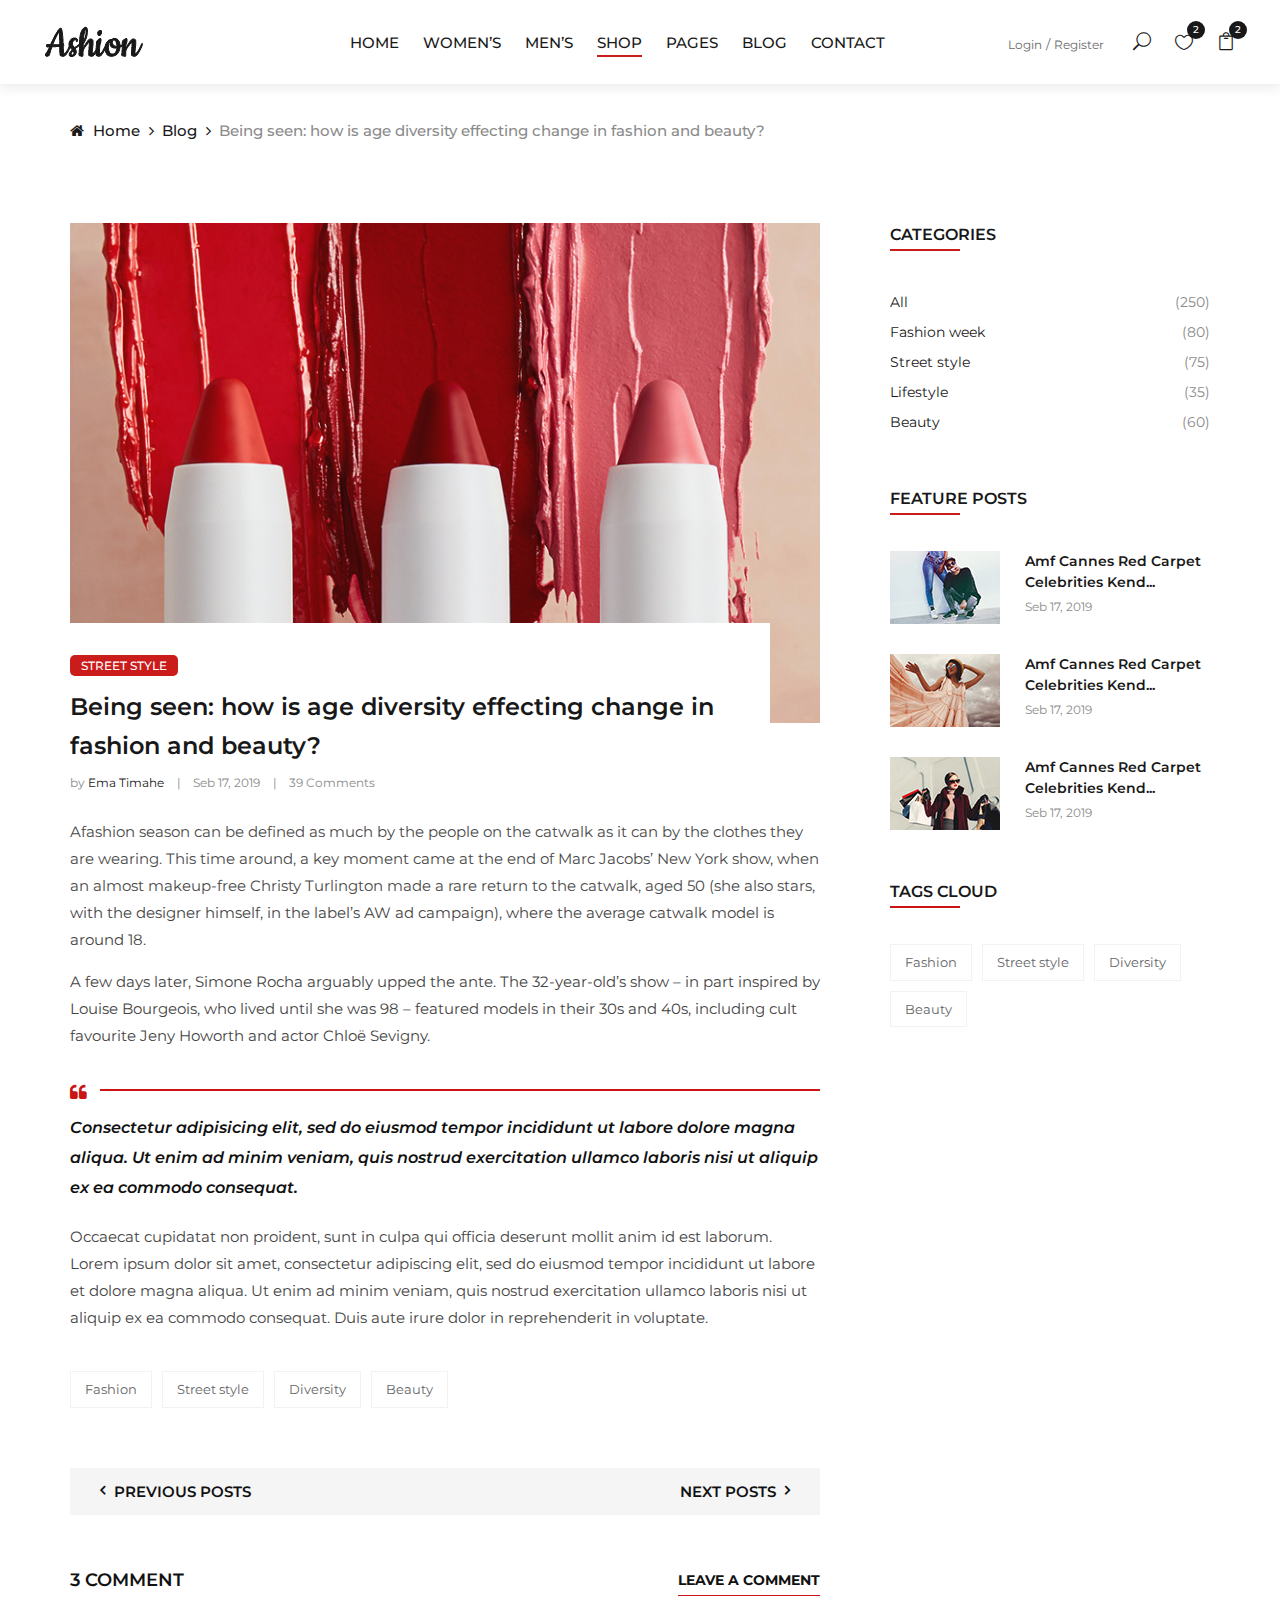
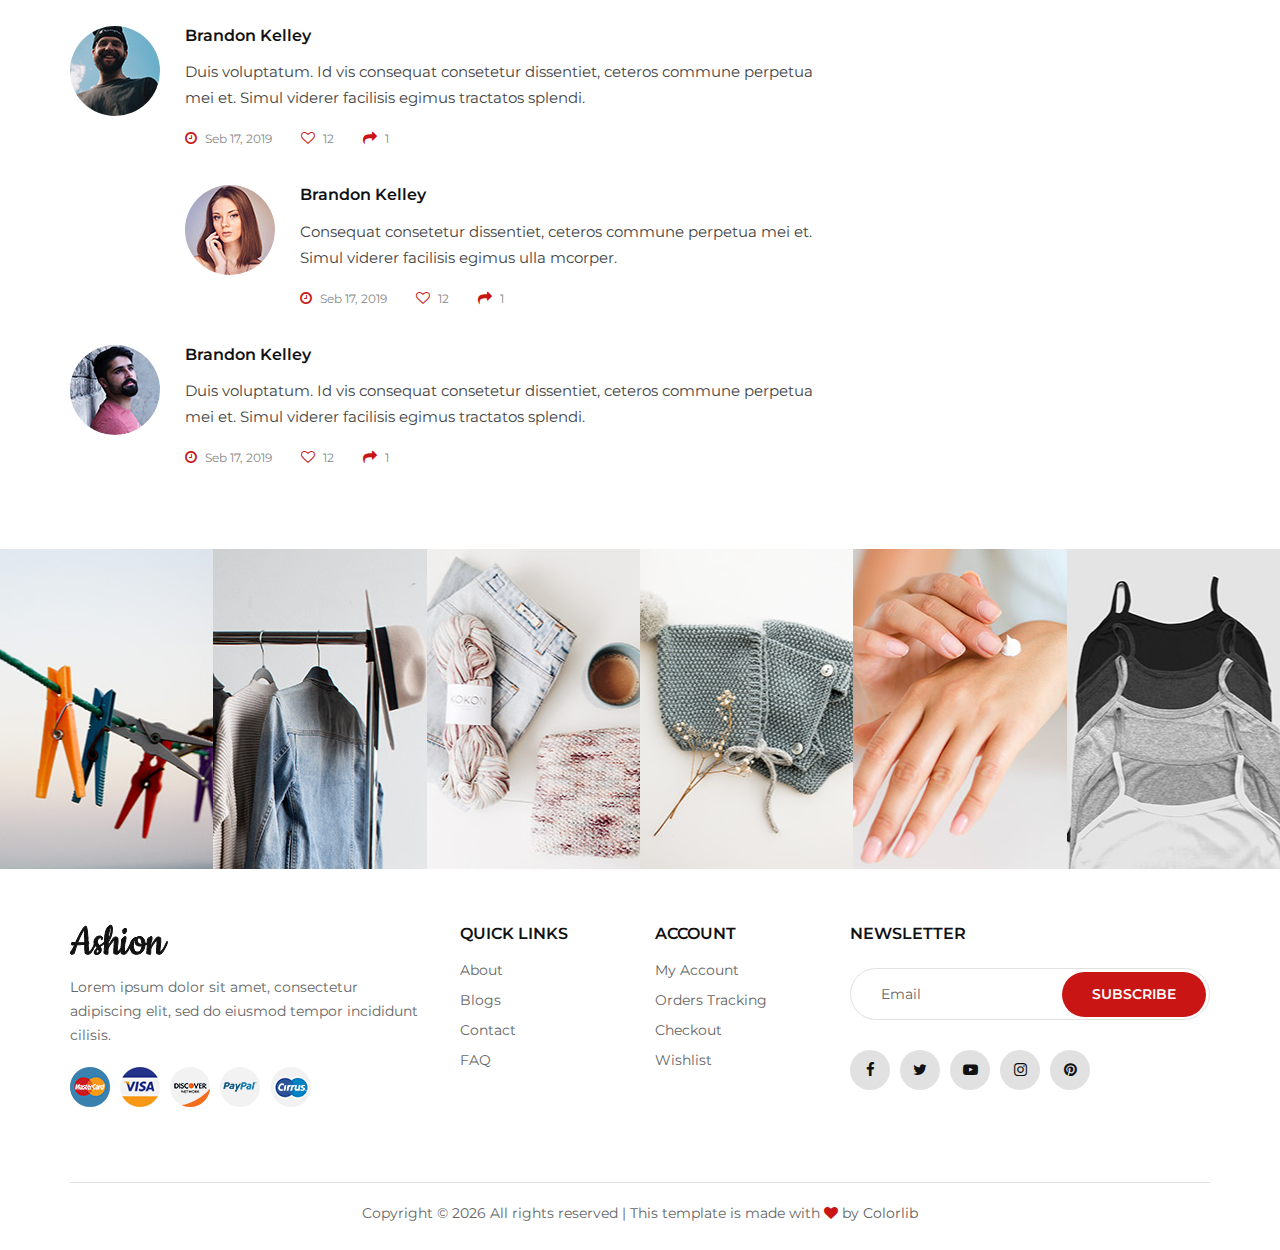
<file: blog-details.html>
<!DOCTYPE html>
<html lang="zxx">

<head>
    <meta charset="UTF-8">
    <meta name="description" content="Ashion Template">
    <meta name="keywords" content="Ashion, unica, creative, html">
    <meta name="viewport" content="width=device-width, initial-scale=1.0">
    <meta http-equiv="X-UA-Compatible" content="ie=edge">
    <title>Ashion | Template</title>

    <!-- Google Font -->
    <link href="https://fonts.googleapis.com/css2?family=Cookie&display=swap" rel="stylesheet">
    <link href="https://fonts.googleapis.com/css2?family=Montserrat:wght@400;500;600;700;800;900&display=swap"
    rel="stylesheet">

    <!-- Css Styles -->
    <link rel="stylesheet" href="css/bootstrap.min.css" type="text/css">
    <link rel="stylesheet" href="css/font-awesome.min.css" type="text/css">
    <link rel="stylesheet" href="css/elegant-icons.css" type="text/css">
    <link rel="stylesheet" href="css/jquery-ui.min.css" type="text/css">
    <link rel="stylesheet" href="css/magnific-popup.css" type="text/css">
    <link rel="stylesheet" href="css/owl.carousel.min.css" type="text/css">
    <link rel="stylesheet" href="css/slicknav.min.css" type="text/css">
    <link rel="stylesheet" href="css/style.css" type="text/css">
</head>

<body>
    <!-- Page Preloder -->
    <div id="preloder">
        <div class="loader"></div>
    </div>

    <!-- Offcanvas Menu Begin -->
    <div class="offcanvas-menu-overlay"></div>
    <div class="offcanvas-menu-wrapper">
        <div class="offcanvas__close">+</div>
        <ul class="offcanvas__widget">
            <li><span class="icon_search search-switch"></span></li>
            <li><a href="#"><span class="icon_heart_alt"></span>
                <div class="tip">2</div>
            </a></li>
            <li><a href="#"><span class="icon_bag_alt"></span>
                <div class="tip">2</div>
            </a></li>
        </ul>
        <div class="offcanvas__logo">
            <a href="./index.html"><img src="img/logo.png" alt=""></a>
        </div>
        <div id="mobile-menu-wrap"></div>
        <div class="offcanvas__auth">
            <a href="#">Login</a>
            <a href="#">Register</a>
        </div>
    </div>
    <!-- Offcanvas Menu End -->

    <!-- Header Section Begin -->
    <header class="header">
        <div class="container-fluid">
            <div class="row">
                <div class="col-xl-3 col-lg-2">
                    <div class="header__logo">
                        <a href="./index.html"><img src="img/logo.png" alt=""></a>
                    </div>
                </div>
                <div class="col-xl-6 col-lg-7">
                    <nav class="header__menu">
                        <ul>
                            <li><a href="./index.html">Home</a></li>
                            <li><a href="#">Women’s</a></li>
                            <li><a href="#">Men’s</a></li>
                            <li class="active"><a href="./shop.html">Shop</a></li>
                            <li><a href="#">Pages</a>
                                <ul class="dropdown">
                                    <li><a href="./product-details.html">Product Details</a></li>
                                    <li><a href="./shop-cart.html">Shop Cart</a></li>
                                    <li><a href="./checkout.html">Checkout</a></li>
                                    <li><a href="./blog-details.html">Blog Details</a></li>
                                </ul>
                            </li>
                            <li><a href="./blog.html">Blog</a></li>
                            <li><a href="./contact.html">Contact</a></li>
                        </ul>
                    </nav>
                </div>
                <div class="col-lg-3">
                    <div class="header__right">
                        <div class="header__right__auth">
                            <a href="#">Login</a>
                            <a href="#">Register</a>
                        </div>
                        <ul class="header__right__widget">
                            <li><span class="icon_search search-switch"></span></li>
                            <li><a href="#"><span class="icon_heart_alt"></span>
                                <div class="tip">2</div>
                            </a></li>
                            <li><a href="#"><span class="icon_bag_alt"></span>
                                <div class="tip">2</div>
                            </a></li>
                        </ul>
                    </div>
                </div>
            </div>
            <div class="canvas__open">
                <i class="fa fa-bars"></i>
            </div>
        </div>
    </header>
    <!-- Header Section End -->

    <!-- Breadcrumb Begin -->
    <div class="breadcrumb-option">
        <div class="container">
            <div class="row">
                <div class="col-lg-12">
                    <div class="breadcrumb__links">
                        <a href="./index.html"><i class="fa fa-home"></i> Home</a>
                        <a href="./blog.html">Blog</a>
                        <span>Being seen: how is age diversity effecting change in fashion and beauty?</span>
                    </div>
                </div>
            </div>
        </div>
    </div>
    <!-- Breadcrumb End -->

    <!-- Blog Details Section Begin -->
    <section class="blog-details spad">
        <div class="container">
            <div class="row">
                <div class="col-lg-8 col-md-8">
                    <div class="blog__details__content">
                        <div class="blog__details__item">
                            <img src="img/blog/details/blog-details.jpg" alt="">
                            <div class="blog__details__item__title">
                                <span class="tip">Street style</span>
                                <h4>Being seen: how is age diversity effecting change in fashion and beauty?</h4>
                                <ul>
                                    <li>by <span>Ema Timahe</span></li>
                                    <li>Seb 17, 2019</li>
                                    <li>39 Comments</li>
                                </ul>
                            </div>
                        </div>
                        <div class="blog__details__desc">
                            <p>Afashion season can be defined as much by the people on the catwalk as it can by the
                                clothes they are wearing. This time around, a key moment came at the end of Marc Jacobs’
                                New York show, when an almost makeup-free Christy Turlington made a rare return to the
                                catwalk, aged 50 (she also stars, with the designer himself, in the label’s AW ad
                            campaign), where the average catwalk model is around 18.</p>
                            <p>A few days later, Simone Rocha arguably upped the ante. The 32-year-old’s show – in part
                                inspired by Louise Bourgeois, who lived until she was 98 – featured models in their 30s
                            and 40s, including cult favourite Jeny Howorth and actor Chloë Sevigny.</p>
                        </div>
                        <div class="blog__details__quote">
                            <div class="icon"><i class="fa fa-quote-left"></i></div>
                            <p>Consectetur adipisicing elit, sed do eiusmod tempor incididunt ut labore dolore magna
                                aliqua. Ut enim ad minim veniam, quis nostrud exercitation ullamco laboris nisi ut
                            aliquip ex ea commodo consequat.</p>
                        </div>
                        <div class="blog__details__desc">
                            <p>Occaecat cupidatat non proident, sunt in culpa qui officia deserunt mollit anim id est
                                laborum. Lorem ipsum dolor sit amet, consectetur adipiscing elit, sed do eiusmod tempor
                                incididunt ut labore et dolore magna aliqua. Ut enim ad minim veniam, quis nostrud
                                exercitation ullamco laboris nisi ut aliquip ex ea commodo consequat. Duis aute irure
                            dolor in reprehenderit in voluptate.</p>
                        </div>
                        <div class="blog__details__tags">
                            <a href="#">Fashion</a>
                            <a href="#">Street style</a>
                            <a href="#">Diversity</a>
                            <a href="#">Beauty</a>
                        </div>
                        <div class="blog__details__btns">
                            <div class="row">
                                <div class="col-lg-6 col-md-6 col-sm-6">
                                    <div class="blog__details__btn__item">
                                        <h6><a href="#"><i class="fa fa-angle-left"></i> Previous posts</a></h6>
                                    </div>
                                </div>
                                <div class="col-lg-6 col-md-6 col-sm-6">
                                    <div class="blog__details__btn__item blog__details__btn__item--next">
                                        <h6><a href="#">Next posts <i class="fa fa-angle-right"></i></a></h6>
                                    </div>
                                </div>
                            </div>
                        </div>
                        <div class="blog__details__comment">
                            <h5>3 Comment</h5>
                            <a href="#" class="leave-btn">Leave a comment</a>
                            <div class="blog__comment__item">
                                <div class="blog__comment__item__pic">
                                    <img src="img/blog/details/comment-1.jpg" alt="">
                                </div>
                                <div class="blog__comment__item__text">
                                    <h6>Brandon Kelley</h6>
                                    <p>Duis voluptatum. Id vis consequat consetetur dissentiet, ceteros commune perpetua
                                    mei et. Simul viderer facilisis egimus tractatos splendi.</p>
                                    <ul>
                                        <li><i class="fa fa-clock-o"></i> Seb 17, 2019</li>
                                        <li><i class="fa fa-heart-o"></i> 12</li>
                                        <li><i class="fa fa-share"></i> 1</li>
                                    </ul>
                                </div>
                            </div>
                            <div class="blog__comment__item blog__comment__item--reply">
                                <div class="blog__comment__item__pic">
                                    <img src="img/blog/details/comment-2.jpg" alt="">
                                </div>
                                <div class="blog__comment__item__text">
                                    <h6>Brandon Kelley</h6>
                                    <p>Consequat consetetur dissentiet, ceteros commune perpetua mei et. Simul viderer
                                    facilisis egimus ulla mcorper.</p>
                                    <ul>
                                        <li><i class="fa fa-clock-o"></i> Seb 17, 2019</li>
                                        <li><i class="fa fa-heart-o"></i> 12</li>
                                        <li><i class="fa fa-share"></i> 1</li>
                                    </ul>
                                </div>
                            </div>
                            <div class="blog__comment__item">
                                <div class="blog__comment__item__pic">
                                    <img src="img/blog/details/comment-3.jpg" alt="">
                                </div>
                                <div class="blog__comment__item__text">
                                    <h6>Brandon Kelley</h6>
                                    <p>Duis voluptatum. Id vis consequat consetetur dissentiet, ceteros commune perpetua
                                    mei et. Simul viderer facilisis egimus tractatos splendi.</p>
                                    <ul>
                                        <li><i class="fa fa-clock-o"></i> Seb 17, 2019</li>
                                        <li><i class="fa fa-heart-o"></i> 12</li>
                                        <li><i class="fa fa-share"></i> 1</li>
                                    </ul>
                                </div>
                            </div>
                        </div>
                    </div>
                </div>
                <div class="col-lg-4 col-md-4">
                    <div class="blog__sidebar">
                        <div class="blog__sidebar__item">
                            <div class="section-title">
                                <h4>Categories</h4>
                            </div>
                            <ul>
                                <li><a href="#">All <span>(250)</span></a></li>
                                <li><a href="#">Fashion week <span>(80)</span></a></li>
                                <li><a href="#">Street style <span>(75)</span></a></li>
                                <li><a href="#">Lifestyle <span>(35)</span></a></li>
                                <li><a href="#">Beauty <span>(60)</span></a></li>
                            </ul>
                        </div>
                        <div class="blog__sidebar__item">
                            <div class="section-title">
                                <h4>Feature posts</h4>
                            </div>
                            <a href="#" class="blog__feature__item">
                                <div class="blog__feature__item__pic">
                                    <img src="img/blog/sidebar/fp-1.jpg" alt="">
                                </div>
                                <div class="blog__feature__item__text">
                                    <h6>Amf Cannes Red Carpet Celebrities Kend...</h6>
                                    <span>Seb 17, 2019</span>
                                </div>
                            </a>
                            <a href="#" class="blog__feature__item">
                                <div class="blog__feature__item__pic">
                                    <img src="img/blog/sidebar/fp-2.jpg" alt="">
                                </div>
                                <div class="blog__feature__item__text">
                                    <h6>Amf Cannes Red Carpet Celebrities Kend...</h6>
                                    <span>Seb 17, 2019</span>
                                </div>
                            </a>
                            <a href="#" class="blog__feature__item">
                                <div class="blog__feature__item__pic">
                                    <img src="img/blog/sidebar/fp-3.jpg" alt="">
                                </div>
                                <div class="blog__feature__item__text">
                                    <h6>Amf Cannes Red Carpet Celebrities Kend...</h6>
                                    <span>Seb 17, 2019</span>
                                </div>
                            </a>
                        </div>
                        <div class="blog__sidebar__item">
                            <div class="section-title">
                                <h4>Tags cloud</h4>
                            </div>
                            <div class="blog__sidebar__tags">
                                <a href="#">Fashion</a>
                                <a href="#">Street style</a>
                                <a href="#">Diversity</a>
                                <a href="#">Beauty</a>
                            </div>
                        </div>
                    </div>
                </div>
            </div>
        </div>
    </section>
    <!-- Blog Details Section End -->

    <!-- Instagram Begin -->
    <div class="instagram">
        <div class="container-fluid">
            <div class="row">
                <div class="col-lg-2 col-md-4 col-sm-4 col-md-6 col-sm-6 p-0">
                    <div class="instagram__item set-bg" data-setbg="img/instagram/insta-1.jpg">
                        <div class="instagram__text">
                            <i class="fa fa-instagram"></i>
                            <a href="#">@ ashion_shop</a>
                        </div>
                    </div>
                </div>
                <div class="col-lg-2 col-md-4 col-sm-4 col-md-6 col-sm-6 p-0">
                    <div class="instagram__item set-bg" data-setbg="img/instagram/insta-2.jpg">
                        <div class="instagram__text">
                            <i class="fa fa-instagram"></i>
                            <a href="#">@ ashion_shop</a>
                        </div>
                    </div>
                </div>
                <div class="col-lg-2 col-md-4 col-sm-4 col-md-6 col-sm-6 p-0">
                    <div class="instagram__item set-bg" data-setbg="img/instagram/insta-3.jpg">
                        <div class="instagram__text">
                            <i class="fa fa-instagram"></i>
                            <a href="#">@ ashion_shop</a>
                        </div>
                    </div>
                </div>
                <div class="col-lg-2 col-md-4 col-sm-4 col-md-6 col-sm-6 p-0">
                    <div class="instagram__item set-bg" data-setbg="img/instagram/insta-4.jpg">
                        <div class="instagram__text">
                            <i class="fa fa-instagram"></i>
                            <a href="#">@ ashion_shop</a>
                        </div>
                    </div>
                </div>
                <div class="col-lg-2 col-md-4 col-sm-4 col-md-6 col-sm-6 p-0">
                    <div class="instagram__item set-bg" data-setbg="img/instagram/insta-5.jpg">
                        <div class="instagram__text">
                            <i class="fa fa-instagram"></i>
                            <a href="#">@ ashion_shop</a>
                        </div>
                    </div>
                </div>
                <div class="col-lg-2 col-md-4 col-sm-4 col-md-6 col-sm-6 p-0">
                    <div class="instagram__item set-bg" data-setbg="img/instagram/insta-6.jpg">
                        <div class="instagram__text">
                            <i class="fa fa-instagram"></i>
                            <a href="#">@ ashion_shop</a>
                        </div>
                    </div>
                </div>
            </div>
        </div>
    </div>
    <!-- Instagram End -->

    <!-- Footer Section Begin -->
    <footer class="footer">
        <div class="container">
            <div class="row">
                <div class="col-lg-4 col-md-6 col-sm-7">
                    <div class="footer__about">
                        <div class="footer__logo">
                            <a href="./index.html"><img src="img/logo.png" alt=""></a>
                        </div>
                        <p>Lorem ipsum dolor sit amet, consectetur adipiscing elit, sed do eiusmod tempor incididunt
                        cilisis.</p>
                        <div class="footer__payment">
                            <a href="#"><img src="img/payment/payment-1.png" alt=""></a>
                            <a href="#"><img src="img/payment/payment-2.png" alt=""></a>
                            <a href="#"><img src="img/payment/payment-3.png" alt=""></a>
                            <a href="#"><img src="img/payment/payment-4.png" alt=""></a>
                            <a href="#"><img src="img/payment/payment-5.png" alt=""></a>
                        </div>
                    </div>
                </div>
                <div class="col-lg-2 col-md-3 col-sm-5">
                    <div class="footer__widget">
                        <h6>Quick links</h6>
                        <ul>
                            <li><a href="#">About</a></li>
                            <li><a href="#">Blogs</a></li>
                            <li><a href="#">Contact</a></li>
                            <li><a href="#">FAQ</a></li>
                        </ul>
                    </div>
                </div>
                <div class="col-lg-2 col-md-3 col-sm-4">
                    <div class="footer__widget">
                        <h6>Account</h6>
                        <ul>
                            <li><a href="#">My Account</a></li>
                            <li><a href="#">Orders Tracking</a></li>
                            <li><a href="#">Checkout</a></li>
                            <li><a href="#">Wishlist</a></li>
                        </ul>
                    </div>
                </div>
                <div class="col-lg-4 col-md-8 col-sm-8">
                    <div class="footer__newslatter">
                        <h6>NEWSLETTER</h6>
                        <form action="#">
                            <input type="text" placeholder="Email">
                            <button type="submit" class="site-btn">Subscribe</button>
                        </form>
                        <div class="footer__social">
                            <a href="#"><i class="fa fa-facebook"></i></a>
                            <a href="#"><i class="fa fa-twitter"></i></a>
                            <a href="#"><i class="fa fa-youtube-play"></i></a>
                            <a href="#"><i class="fa fa-instagram"></i></a>
                            <a href="#"><i class="fa fa-pinterest"></i></a>
                        </div>
                    </div>
                </div>
            </div>
            <div class="row">
                <div class="col-lg-12">
                    <!-- Link back to Colorlib can't be removed. Template is licensed under CC BY 3.0. -->
                    <div class="footer__copyright__text">
                        <p>Copyright &copy; <script>document.write(new Date().getFullYear());</script> All rights reserved | This template is made with <i class="fa fa-heart" aria-hidden="true"></i> by <a href="https://colorlib.com" target="_blank">Colorlib</a></p>
                    </div>
                    <!-- Link back to Colorlib can't be removed. Template is licensed under CC BY 3.0. -->
                </div>
            </div>
        </div>
    </footer>
    <!-- Footer Section End -->

    <!-- Search Begin -->
    <div class="search-model">
        <div class="h-100 d-flex align-items-center justify-content-center">
            <div class="search-close-switch">+</div>
            <form class="search-model-form">
                <input type="text" id="search-input" placeholder="Search here.....">
            </form>
        </div>
    </div>
    <!-- Search End -->

    <!-- Js Plugins -->
    <script src="js/jquery-3.3.1.min.js"></script>
    <script src="js/bootstrap.min.js"></script>
    <script src="js/jquery.magnific-popup.min.js"></script>
    <script src="js/jquery-ui.min.js"></script>
    <script src="js/mixitup.min.js"></script>
    <script src="js/jquery.countdown.min.js"></script>
    <script src="js/jquery.slicknav.js"></script>
    <script src="js/owl.carousel.min.js"></script>
    <script src="js/jquery.nicescroll.min.js"></script>
    <script src="js/main.js"></script>
</body>

</html>
</file>
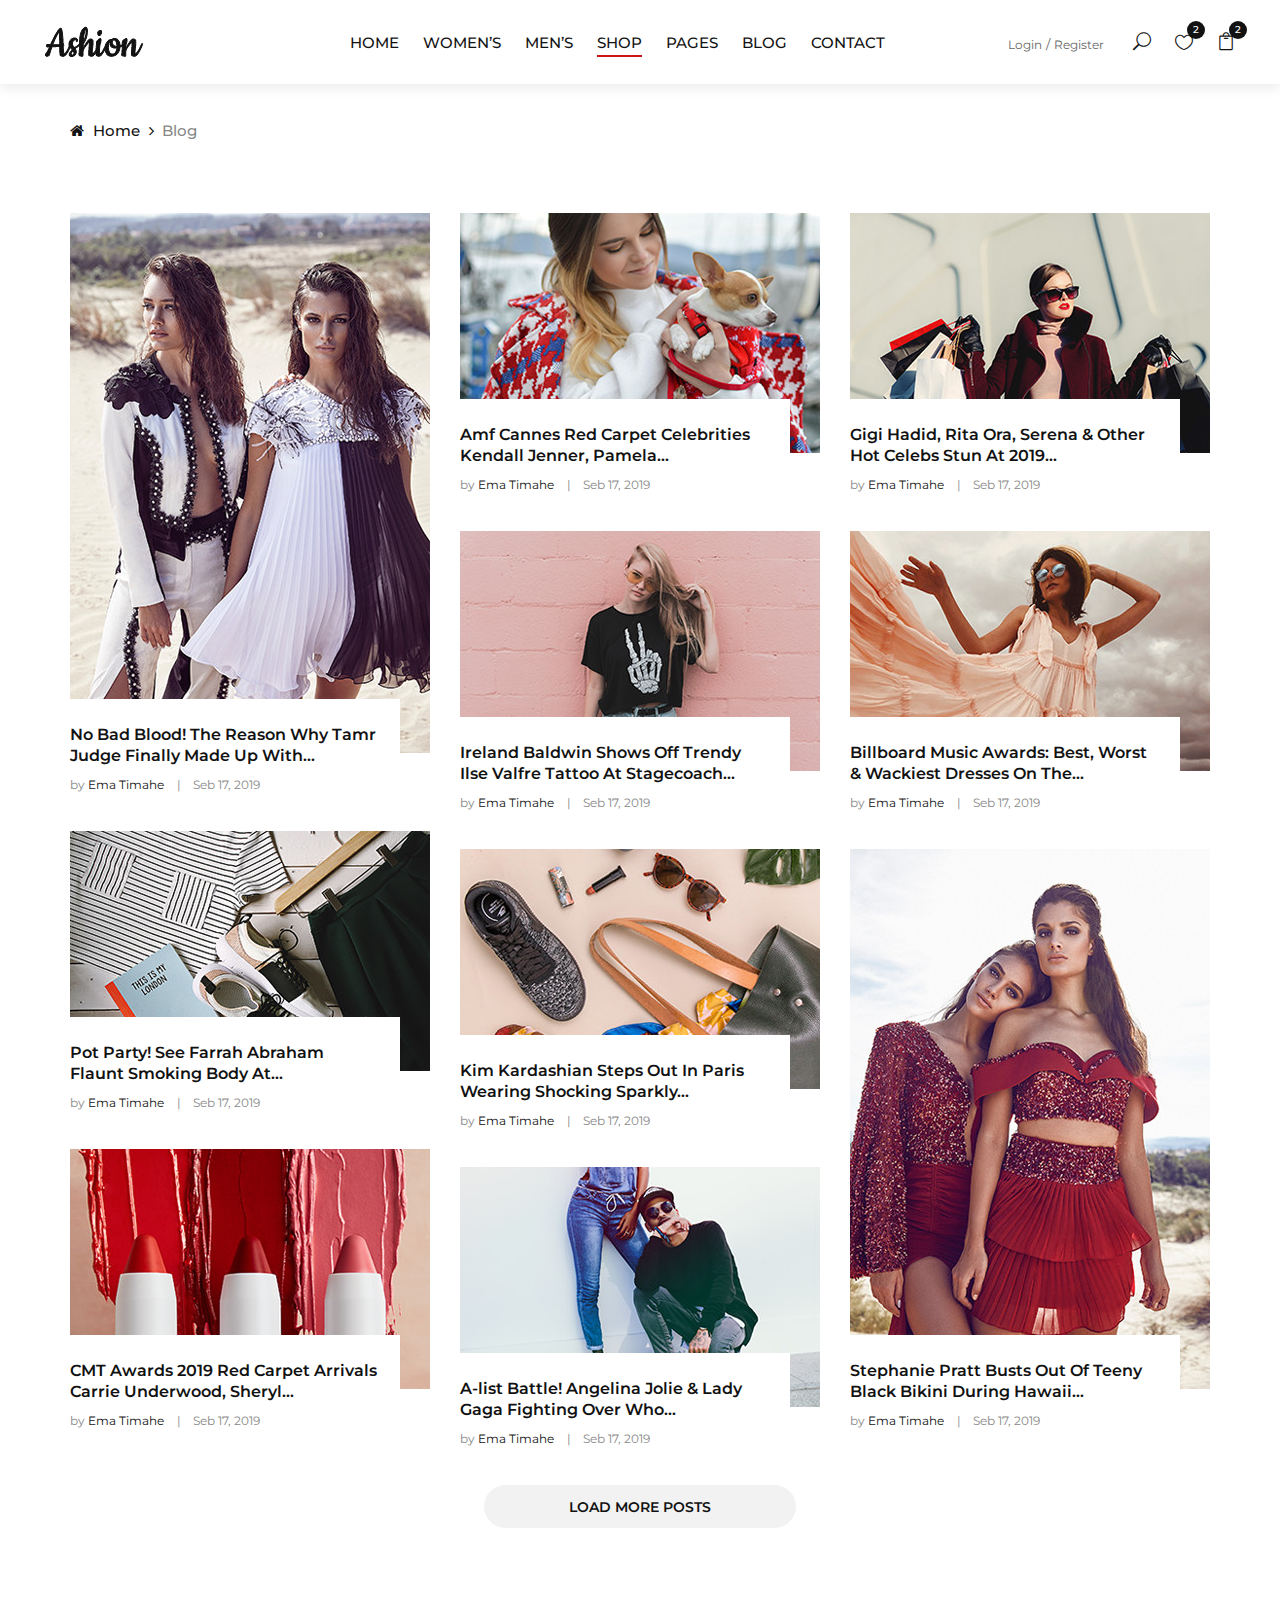
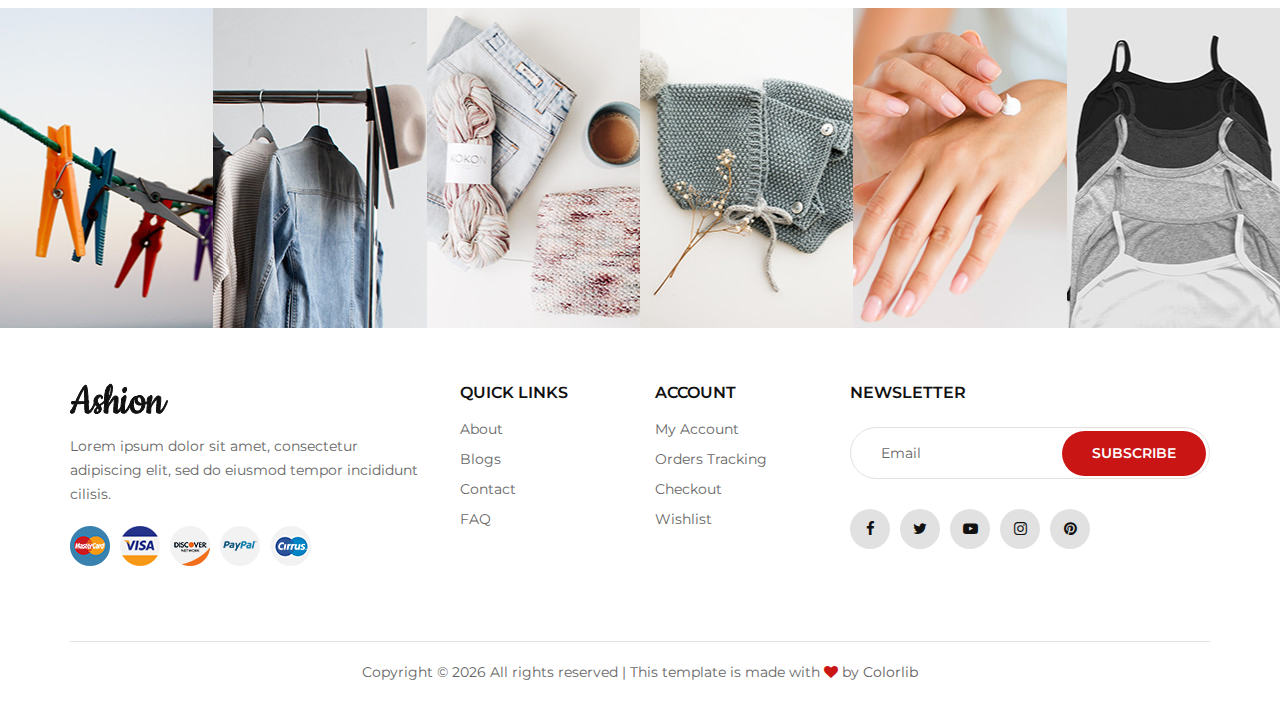
<file: blog.html>
<!DOCTYPE html>
<html lang="zxx">

<head>
    <meta charset="UTF-8">
    <meta name="description" content="Ashion Template">
    <meta name="keywords" content="Ashion, unica, creative, html">
    <meta name="viewport" content="width=device-width, initial-scale=1.0">
    <meta http-equiv="X-UA-Compatible" content="ie=edge">
    <title>Ashion | Template</title>

    <!-- Google Font -->
    <link href="https://fonts.googleapis.com/css2?family=Cookie&display=swap" rel="stylesheet">
    <link href="https://fonts.googleapis.com/css2?family=Montserrat:wght@400;500;600;700;800;900&display=swap"
    rel="stylesheet">

    <!-- Css Styles -->
    <link rel="stylesheet" href="css/bootstrap.min.css" type="text/css">
    <link rel="stylesheet" href="css/font-awesome.min.css" type="text/css">
    <link rel="stylesheet" href="css/elegant-icons.css" type="text/css">
    <link rel="stylesheet" href="css/jquery-ui.min.css" type="text/css">
    <link rel="stylesheet" href="css/magnific-popup.css" type="text/css">
    <link rel="stylesheet" href="css/owl.carousel.min.css" type="text/css">
    <link rel="stylesheet" href="css/slicknav.min.css" type="text/css">
    <link rel="stylesheet" href="css/style.css" type="text/css">
</head>

<body>
    <!-- Page Preloder -->
    <div id="preloder">
        <div class="loader"></div>
    </div>

    <!-- Offcanvas Menu Begin -->
    <div class="offcanvas-menu-overlay"></div>
    <div class="offcanvas-menu-wrapper">
        <div class="offcanvas__close">+</div>
        <ul class="offcanvas__widget">
            <li><span class="icon_search search-switch"></span></li>
            <li><a href="#"><span class="icon_heart_alt"></span>
                <div class="tip">2</div>
            </a></li>
            <li><a href="#"><span class="icon_bag_alt"></span>
                <div class="tip">2</div>
            </a></li>
        </ul>
        <div class="offcanvas__logo">
            <a href="./index.html"><img src="img/logo.png" alt=""></a>
        </div>
        <div id="mobile-menu-wrap"></div>
        <div class="offcanvas__auth">
            <a href="#">Login</a>
            <a href="#">Register</a>
        </div>
    </div>
    <!-- Offcanvas Menu End -->

    <!-- Header Section Begin -->
    <header class="header">
        <div class="container-fluid">
            <div class="row">
                <div class="col-xl-3 col-lg-2">
                    <div class="header__logo">
                        <a href="./index.html"><img src="img/logo.png" alt=""></a>
                    </div>
                </div>
                <div class="col-xl-6 col-lg-7">
                    <nav class="header__menu">
                        <ul>
                            <li><a href="./index.html">Home</a></li>
                            <li><a href="#">Women’s</a></li>
                            <li><a href="#">Men’s</a></li>
                            <li class="active"><a href="./shop.html">Shop</a></li>
                            <li><a href="#">Pages</a>
                                <ul class="dropdown">
                                    <li><a href="./product-details.html">Product Details</a></li>
                                    <li><a href="./shop-cart.html">Shop Cart</a></li>
                                    <li><a href="./checkout.html">Checkout</a></li>
                                    <li><a href="./blog-details.html">Blog Details</a></li>
                                </ul>
                            </li>
                            <li><a href="./blog.html">Blog</a></li>
                            <li><a href="./contact.html">Contact</a></li>
                        </ul>
                    </nav>
                </div>
                <div class="col-lg-3">
                    <div class="header__right">
                        <div class="header__right__auth">
                            <a href="#">Login</a>
                            <a href="#">Register</a>
                        </div>
                        <ul class="header__right__widget">
                            <li><span class="icon_search search-switch"></span></li>
                            <li><a href="#"><span class="icon_heart_alt"></span>
                                <div class="tip">2</div>
                            </a></li>
                            <li><a href="#"><span class="icon_bag_alt"></span>
                                <div class="tip">2</div>
                            </a></li>
                        </ul>
                    </div>
                </div>
            </div>
            <div class="canvas__open">
                <i class="fa fa-bars"></i>
            </div>
        </div>
    </header>
    <!-- Header Section End -->

    <!-- Breadcrumb Begin -->
    <div class="breadcrumb-option">
        <div class="container">
            <div class="row">
                <div class="col-lg-12">
                    <div class="breadcrumb__links">
                        <a href="./index.html"><i class="fa fa-home"></i> Home</a>
                        <span>Blog</span>
                    </div>
                </div>
            </div>
        </div>
    </div>
    <!-- Breadcrumb End -->

    <!-- Blog Section Begin -->
    <section class="blog spad">
        <div class="container">
            <div class="row">
                <div class="col-lg-4 col-md-4 col-sm-6">
                    <div class="blog__item">
                        <div class="blog__item__pic large__item set-bg" data-setbg="img/blog/blog-1.jpg"></div>
                        <div class="blog__item__text">
                            <h6><a href="#">No Bad Blood! The Reason Why Tamr Judge Finally Made Up With...</a></h6>
                            <ul>
                                <li>by <span>Ema Timahe</span></li>
                                <li>Seb 17, 2019</li>
                            </ul>
                        </div>
                    </div>
                    <div class="blog__item">
                        <div class="blog__item__pic set-bg" data-setbg="img/blog/blog-7.jpg"></div>
                        <div class="blog__item__text">
                            <h6><a href="#">Pot Party! See Farrah Abraham Flaunt Smoking Body At...</a></h6>
                            <ul>
                                <li>by <span>Ema Timahe</span></li>
                                <li>Seb 17, 2019</li>
                            </ul>
                        </div>
                    </div>
                    <div class="blog__item">
                        <div class="blog__item__pic set-bg" data-setbg="img/blog/blog-9.jpg"></div>
                        <div class="blog__item__text">
                            <h6><a href="#">CMT Awards 2019 Red Carpet Arrivals Carrie Underwood, Sheryl...</a></h6>
                            <ul>
                                <li>by <span>Ema Timahe</span></li>
                                <li>Seb 17, 2019</li>
                            </ul>
                        </div>
                    </div>
                </div>
                <div class="col-lg-4 col-md-4 col-sm-6">
                    <div class="blog__item">
                        <div class="blog__item__pic set-bg" data-setbg="img/blog/blog-2.jpg"></div>
                        <div class="blog__item__text">
                            <h6><a href="#">Amf Cannes Red Carpet Celebrities Kendall Jenner, Pamela...</a></h6>
                            <ul>
                                <li>by <span>Ema Timahe</span></li>
                                <li>Seb 17, 2019</li>
                            </ul>
                        </div>
                    </div>
                    <div class="blog__item">
                        <div class="blog__item__pic set-bg" data-setbg="img/blog/blog-4.jpg"></div>
                        <div class="blog__item__text">
                            <h6><a href="#">Ireland Baldwin Shows Off Trendy Ilse Valfre Tattoo At Stagecoach...</a>
                            </h6>
                            <ul>
                                <li>by <span>Ema Timahe</span></li>
                                <li>Seb 17, 2019</li>
                            </ul>
                        </div>
                    </div>
                    <div class="blog__item">
                        <div class="blog__item__pic set-bg" data-setbg="img/blog/blog-8.jpg"></div>
                        <div class="blog__item__text">
                            <h6><a href="#">Kim Kardashian Steps Out In Paris Wearing Shocking Sparkly...</a></h6>
                            <ul>
                                <li>by <span>Ema Timahe</span></li>
                                <li>Seb 17, 2019</li>
                            </ul>
                        </div>
                    </div>
                    <div class="blog__item">
                        <div class="blog__item__pic set-bg" data-setbg="img/blog/blog-10.jpg"></div>
                        <div class="blog__item__text">
                            <h6><a href="#">A-list Battle! Angelina Jolie & Lady Gaga Fighting Over Who...</a></h6>
                            <ul>
                                <li>by <span>Ema Timahe</span></li>
                                <li>Seb 17, 2019</li>
                            </ul>
                        </div>
                    </div>
                </div>
                <div class="col-lg-4 col-md-4 col-sm-6">
                    <div class="blog__item">
                        <div class="blog__item__pic set-bg" data-setbg="img/blog/blog-3.jpg"></div>
                        <div class="blog__item__text">
                            <h6><a href="#">Gigi Hadid, Rita Ora, Serena & Other Hot Celebs Stun At 2019...</a></h6>
                            <ul>
                                <li>by <span>Ema Timahe</span></li>
                                <li>Seb 17, 2019</li>
                            </ul>
                        </div>
                    </div>
                    <div class="blog__item">
                        <div class="blog__item__pic set-bg" data-setbg="img/blog/blog-5.jpg"></div>
                        <div class="blog__item__text">
                            <h6><a href="#">Billboard Music Awards: Best, Worst & Wackiest Dresses On The...</a></h6>
                            <ul>
                                <li>by <span>Ema Timahe</span></li>
                                <li>Seb 17, 2019</li>
                            </ul>
                        </div>
                    </div>
                    <div class="blog__item">
                        <div class="blog__item__pic large__item set-bg" data-setbg="img/blog/blog-6.jpg"></div>
                        <div class="blog__item__text">
                            <h6><a href="#">Stephanie Pratt Busts Out Of Teeny Black Bikini During Hawaii...</a></h6>
                            <ul>
                                <li>by <span>Ema Timahe</span></li>
                                <li>Seb 17, 2019</li>
                            </ul>
                        </div>
                    </div>
                </div>
                <div class="col-lg-12 text-center">
                    <a href="#" class="primary-btn load-btn">Load more posts</a>
                </div>
            </div>
        </div>
    </section>
    <!-- Blog Section End -->

    <!-- Instagram Begin -->
    <div class="instagram">
        <div class="container-fluid">
            <div class="row">
                <div class="col-lg-2 col-md-4 col-sm-4 p-0">
                    <div class="instagram__item set-bg" data-setbg="img/instagram/insta-1.jpg">
                        <div class="instagram__text">
                            <i class="fa fa-instagram"></i>
                            <a href="#">@ ashion_shop</a>
                        </div>
                    </div>
                </div>
                <div class="col-lg-2 col-md-4 col-sm-4 p-0">
                    <div class="instagram__item set-bg" data-setbg="img/instagram/insta-2.jpg">
                        <div class="instagram__text">
                            <i class="fa fa-instagram"></i>
                            <a href="#">@ ashion_shop</a>
                        </div>
                    </div>
                </div>
                <div class="col-lg-2 col-md-4 col-sm-4 p-0">
                    <div class="instagram__item set-bg" data-setbg="img/instagram/insta-3.jpg">
                        <div class="instagram__text">
                            <i class="fa fa-instagram"></i>
                            <a href="#">@ ashion_shop</a>
                        </div>
                    </div>
                </div>
                <div class="col-lg-2 col-md-4 col-sm-4 p-0">
                    <div class="instagram__item set-bg" data-setbg="img/instagram/insta-4.jpg">
                        <div class="instagram__text">
                            <i class="fa fa-instagram"></i>
                            <a href="#">@ ashion_shop</a>
                        </div>
                    </div>
                </div>
                <div class="col-lg-2 col-md-4 col-sm-4 p-0">
                    <div class="instagram__item set-bg" data-setbg="img/instagram/insta-5.jpg">
                        <div class="instagram__text">
                            <i class="fa fa-instagram"></i>
                            <a href="#">@ ashion_shop</a>
                        </div>
                    </div>
                </div>
                <div class="col-lg-2 col-md-4 col-sm-4 p-0">
                    <div class="instagram__item set-bg" data-setbg="img/instagram/insta-6.jpg">
                        <div class="instagram__text">
                            <i class="fa fa-instagram"></i>
                            <a href="#">@ ashion_shop</a>
                        </div>
                    </div>
                </div>
            </div>
        </div>
    </div>
    <!-- Instagram End -->

    <!-- Footer Section Begin -->
    <footer class="footer">
        <div class="container">
            <div class="row">
                <div class="col-lg-4 col-md-6 col-sm-7">
                    <div class="footer__about">
                        <div class="footer__logo">
                            <a href="./index.html"><img src="img/logo.png" alt=""></a>
                        </div>
                        <p>Lorem ipsum dolor sit amet, consectetur adipiscing elit, sed do eiusmod tempor incididunt
                        cilisis.</p>
                        <div class="footer__payment">
                            <a href="#"><img src="img/payment/payment-1.png" alt=""></a>
                            <a href="#"><img src="img/payment/payment-2.png" alt=""></a>
                            <a href="#"><img src="img/payment/payment-3.png" alt=""></a>
                            <a href="#"><img src="img/payment/payment-4.png" alt=""></a>
                            <a href="#"><img src="img/payment/payment-5.png" alt=""></a>
                        </div>
                    </div>
                </div>
                <div class="col-lg-2 col-md-3 col-sm-5">
                    <div class="footer__widget">
                        <h6>Quick links</h6>
                        <ul>
                            <li><a href="#">About</a></li>
                            <li><a href="#">Blogs</a></li>
                            <li><a href="#">Contact</a></li>
                            <li><a href="#">FAQ</a></li>
                        </ul>
                    </div>
                </div>
                <div class="col-lg-2 col-md-3 col-sm-4">
                    <div class="footer__widget">
                        <h6>Account</h6>
                        <ul>
                            <li><a href="#">My Account</a></li>
                            <li><a href="#">Orders Tracking</a></li>
                            <li><a href="#">Checkout</a></li>
                            <li><a href="#">Wishlist</a></li>
                        </ul>
                    </div>
                </div>
                <div class="col-lg-4 col-md-8 col-sm-8">
                    <div class="footer__newslatter">
                        <h6>NEWSLETTER</h6>
                        <form action="#">
                            <input type="text" placeholder="Email">
                            <button type="submit" class="site-btn">Subscribe</button>
                        </form>
                        <div class="footer__social">
                            <a href="#"><i class="fa fa-facebook"></i></a>
                            <a href="#"><i class="fa fa-twitter"></i></a>
                            <a href="#"><i class="fa fa-youtube-play"></i></a>
                            <a href="#"><i class="fa fa-instagram"></i></a>
                            <a href="#"><i class="fa fa-pinterest"></i></a>
                        </div>
                    </div>
                </div>
            </div>
            <div class="row">
                <div class="col-lg-12">
                    <!-- Link back to Colorlib can't be removed. Template is licensed under CC BY 3.0. -->
                    <div class="footer__copyright__text">
                        <p>Copyright &copy; <script>document.write(new Date().getFullYear());</script> All rights reserved | This template is made with <i class="fa fa-heart" aria-hidden="true"></i> by <a href="https://colorlib.com" target="_blank">Colorlib</a></p>
                    </div>
                    <!-- Link back to Colorlib can't be removed. Template is licensed under CC BY 3.0. -->
                </div>
            </div>
        </div>
    </footer>
    <!-- Footer Section End -->

    <!-- Search Begin -->
    <div class="search-model">
        <div class="h-100 d-flex align-items-center justify-content-center">
            <div class="search-close-switch">+</div>
            <form class="search-model-form">
                <input type="text" id="search-input" placeholder="Search here.....">
            </form>
        </div>
    </div>
    <!-- Search End -->

    <!-- Js Plugins -->
    <script src="js/jquery-3.3.1.min.js"></script>
    <script src="js/bootstrap.min.js"></script>
    <script src="js/jquery.magnific-popup.min.js"></script>
    <script src="js/jquery-ui.min.js"></script>
    <script src="js/mixitup.min.js"></script>
    <script src="js/jquery.countdown.min.js"></script>
    <script src="js/jquery.slicknav.js"></script>
    <script src="js/owl.carousel.min.js"></script>
    <script src="js/jquery.nicescroll.min.js"></script>
    <script src="js/main.js"></script>
</body>

</html>
</file>
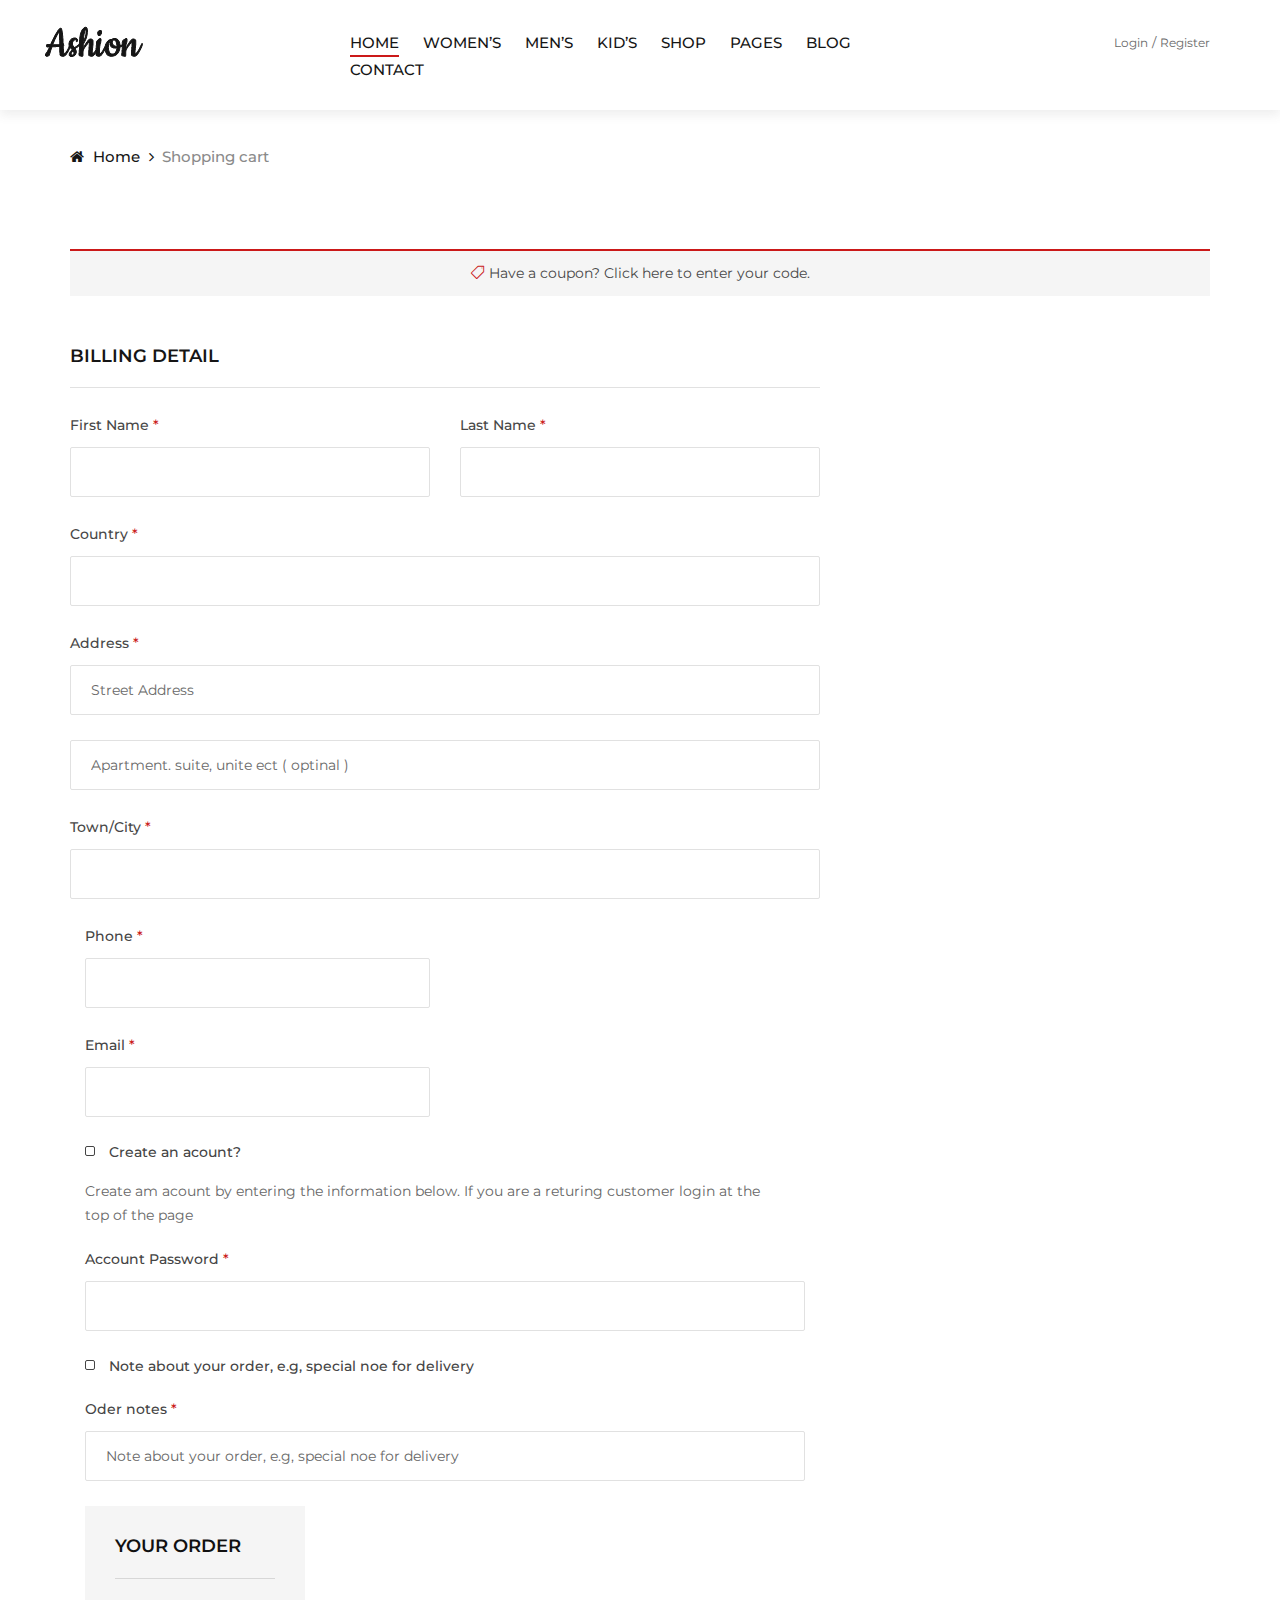
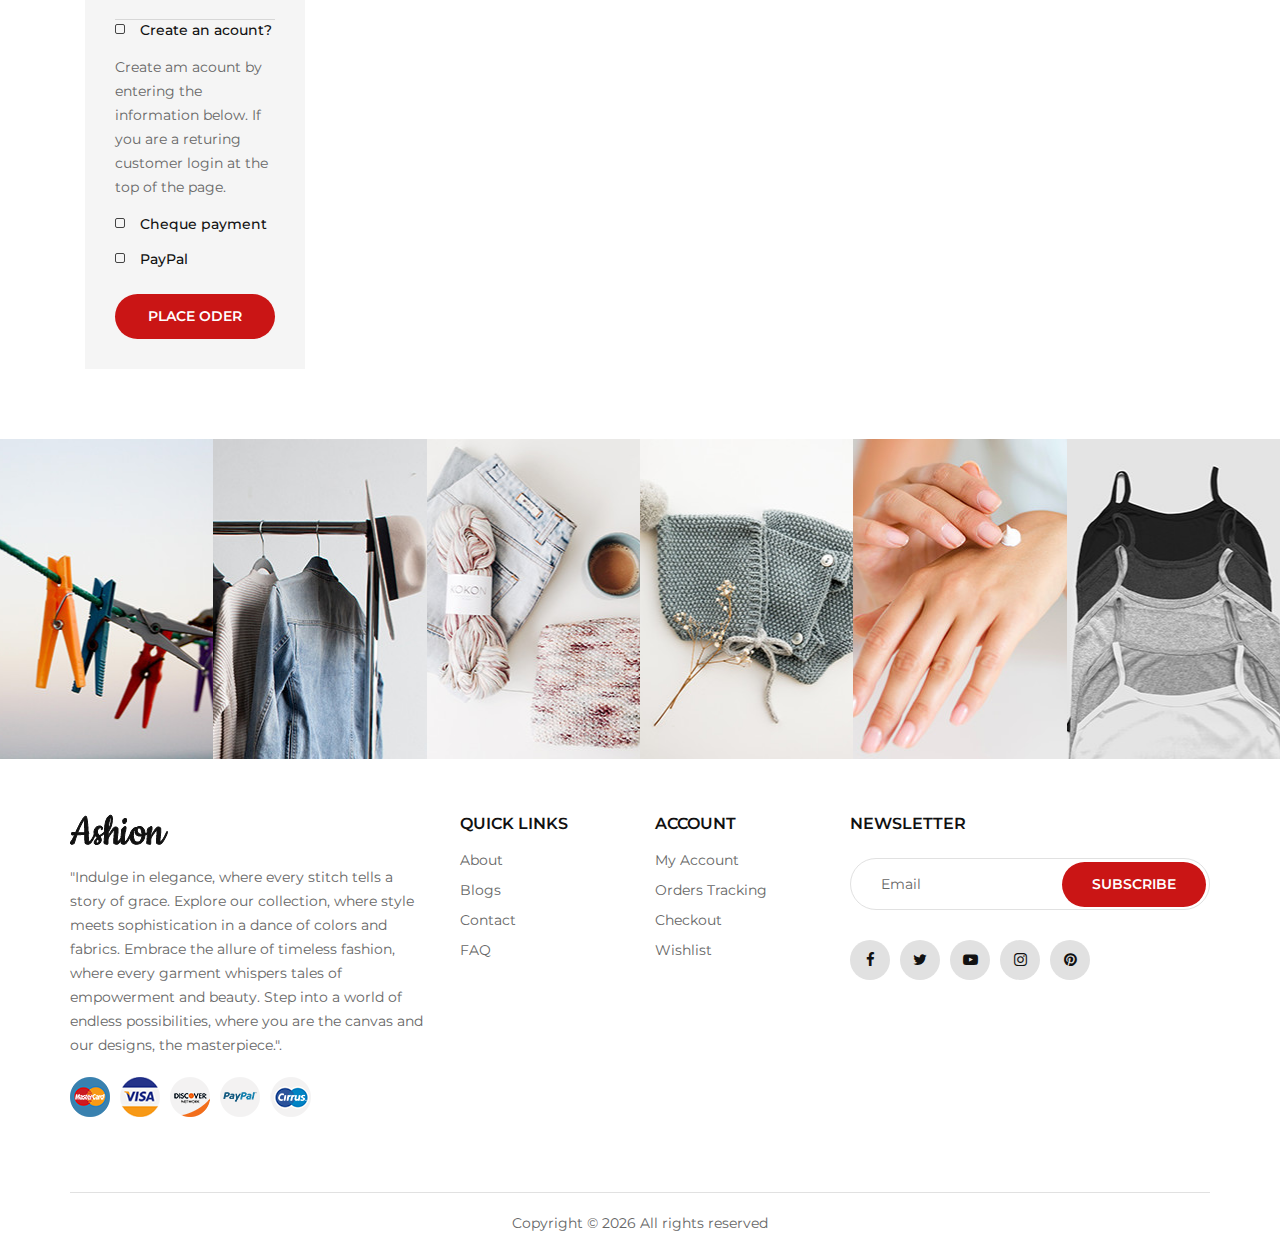
<file: checkout.html>
<!DOCTYPE html>
<html lang="zxx">

<head>
    <meta charset="UTF-8">
    <meta name="description" content="Ashion Template">
    <meta name="keywords" content="Ashion, unica, creative, html">
    <meta name="viewport" content="width=device-width, initial-scale=1.0">
    <meta http-equiv="X-UA-Compatible" content="ie=edge">
    <title>Frost Fashion</title>

    <!-- Google Font -->
    <link href="https://fonts.googleapis.com/css2?family=Cookie&display=swap" rel="stylesheet">
    <link href="https://fonts.googleapis.com/css2?family=Montserrat:wght@400;500;600;700;800;900&display=swap"
    rel="stylesheet">

    <!-- Css Styles -->
    <link rel="stylesheet" href="css/bootstrap.min.css" type="text/css">
    <link rel="stylesheet" href="css/font-awesome.min.css" type="text/css">
    <link rel="stylesheet" href="css/elegant-icons.css" type="text/css">
    <link rel="stylesheet" href="css/jquery-ui.min.css" type="text/css">
    <link rel="stylesheet" href="css/magnific-popup.css" type="text/css">
    <link rel="stylesheet" href="css/owl.carousel.min.css" type="text/css">
    <link rel="stylesheet" href="css/slicknav.min.css" type="text/css">
    <link rel="stylesheet" href="css/style.css" type="text/css">
</head>

<body>
    <!-- Page Preloder -->
    <div id="preloder">
        <div class="loader"></div>
    </div>

    <!-- Offcanvas Menu Begin 
    <div class="offcanvas-menu-overlay"></div>
    <div class="offcanvas-menu-wrapper">
        <div class="offcanvas__close">+</div>
        <ul class="offcanvas__widget">
            <li><span class="icon_search search-switch"></span></li>
            <li><a href="#"><span class="icon_heart_alt"></span>
                <div class="tip">2</div>
            </a></li>
            <li><a href="#"><span class="icon_bag_alt"></span>
                <div class="tip">2</div>
            </a></li>
        </ul>
        <div class="offcanvas__logo">
            <a href="./index.html"><img src="img/logo.png" alt=""></a>
        </div>
        <div id="mobile-menu-wrap"></div>
        <div class="offcanvas__auth">
            <a href="#">Login</a>
            <a href="#">Register</a>
        </div>
    </div>
    Offcanvas Menu End -->

    <!-- Header Section Begin -->
    <header class="header">
        <div class="container-fluid">
            <div class="row">
                <div class="col-xl-3 col-lg-2">
                    <div class="header__logo">
                        <a href="./index.html"><img src="img/logo.png" alt=""></a>
                    </div>
                </div>
                <div class="col-xl-6 col-lg-7">
                    <nav class="header__menu">
                        <ul>
                            <li class="active"><a href="./index.html">Home</a></li>
                            <li><a href="women.html">Women’s</a></li>
                            <li><a href="men.html">Men’s</a></li>
                            <li><a href="kids.html">Kid’s</a></li>
                            <li><a href="./shop.html">Shop</a></li>
                            <li><a href="#">Pages</a>
                                <ul class="dropdown">
                                    <li><a href="./product-details.html">Product Details</a></li>
                                    <li><a href="./shop-cart.html">Shop Cart</a></li>
                                    <li><a href="./checkout.html">Checkout</a></li>
                                    <li><a href="./blog-details.html">Blog Details</a></li>
                                </ul>
                            </li>
                            <li><a href="./blog.html">Blog</a></li>
                            <li><a href="./contact.html">Contact</a></li>
                        </ul>
                    </nav>
                </div>
                <div class="col-lg-3">
                    <div class="header__right">
                        <div class="header__right__auth">
                            <a href="login.html">Login</a>
                            <a href="register.html">Register</a>
                        </div>
                        <!--ul class="header__right__widget">
                            <li><span class="icon_search search-switch"></span></li>
                            <li><a href="#"><span class="icon_heart_alt"></span>
                                <div class="tip">2</div>
                            </a></li>
                            <li><a href="#"><span class="icon_bag_alt"></span>
                                <div class="tip">2</div>
                            </a></li>
                        </ul-->
                    </div>
                </div>
            </div>
            <div class="canvas__open">
                <i class="fa fa-bars"></i>
            </div>
        </div>
    
    </header>
    <!-- Header Section End -->

    <!-- Breadcrumb Begin -->
    <div class="breadcrumb-option">
        <div class="container">
            <div class="row">
                <div class="col-lg-12">
                    <div class="breadcrumb__links">
                        <a href="./index.html"><i class="fa fa-home"></i> Home</a>
                        <span>Shopping cart</span>
                    </div>
                </div>
            </div>
        </div>
    </div>
    <!-- Breadcrumb End -->

    <!-- Checkout Section Begin -->
    <section class="checkout spad">
        <div class="container">
            <div class="row">
                <div class="col-lg-12">
                    <h6 class="coupon__link"><span class="icon_tag_alt"></span> <a href="#">Have a coupon?</a> Click
                    here to enter your code.</h6>
                </div>
            </div>
            <form action="#" class="checkout__form">
                <div class="row">
                    <div class="col-lg-8">
                        <h5>Billing detail</h5>
                        <div class="row">
                            <div class="col-lg-6 col-md-6 col-sm-6">
                                <div class="checkout__form__input">
                                    <p>First Name <span>*</span></p>
                                    <input type="text">
                                </div>
                            </div>
                            <div class="col-lg-6 col-md-6 col-sm-6">
                                <div class="checkout__form__input">
                                    <p>Last Name <span>*</span></p>
                                    <input type="text">
                                </div>
                            </div>
                            <div class="col-lg-12">
                                <div class="checkout__form__input">
                                    <p>Country <span>*</span></p>
                                    <input type="text">
                                </div>
                                <div class="checkout__form__input">
                                    <p>Address <span>*</span></p>
                                    <input type="text" placeholder="Street Address">
                                    <input type="text" placeholder="Apartment. suite, unite ect ( optinal )">
                                </div>
                                <div class="checkout__form__input">
                                    <p>Town/City <span>*</span></p>
                                    <input type="text">
                                
                            </div>
                            <div class="col-lg-6 col-md-6 col-sm-6">
                                <div class="checkout__form__input">
                                    <p>Phone <span>*</span></p>
                                    <input type="text">
                                </div>
                            </div>
                            <div class="col-lg-6 col-md-6 col-sm-6">
                                <div class="checkout__form__input">
                                    <p>Email <span>*</span></p>
                                    <input type="text">
                                </div>
                            </div>
                            <div class="col-lg-12">
                                <div class="checkout__form__checkbox">
                                    <label for="acc">
                                        Create an acount?
                                        <input type="checkbox" id="acc">
                                        <span class="checkmark"></span>
                                    </label>
                                    <p>Create am acount by entering the information below. If you are a returing
                                        customer login at the <br />top of the page</p>
                                    </div>
                                    <div class="checkout__form__input">
                                        <p>Account Password <span>*</span></p>
                                        <input type="text">
                                    </div>
                                    <div class="checkout__form__checkbox">
                                        <label for="note">
                                            Note about your order, e.g, special noe for delivery
                                            <input type="checkbox" id="note">
                                            <span class="checkmark"></span>
                                        </label>
                                    </div>
                                    <div class="checkout__form__input">
                                        <p>Oder notes <span>*</span></p>
                                        <input type="text"
                                        placeholder="Note about your order, e.g, special noe for delivery">
                                    </div>
                                </div>
                            </div>
                        </div>
                        <div class="col-lg-4">
                            <div class="checkout__order">
                                <h5>Your order</h5>
                                <div class="checkout__order__product">
                                    <!--ul>
                                        <li>
                                            <span class="top__text">Product</span>
                                            <span class="top__text__right">Total</span>
                                        </li>
                                        <li>01. Chain buck bag <span>$ 300.0</span></li>
                                        <li>02. Zip-pockets pebbled<br /> tote briefcase <span>$ 170.0</span></li>
                                        <li>03. Black jean <span>$ 170.0</span></li>
                                        <li>04. Cotton shirt <span>$ 110.0</span></li>
                                    </ul>
                                </div>
                                <div class="checkout__order__total">
                                    <ul>
                                        <li>Subtotal <span>$ 750.0</span></li>
                                        <li>Total <span>$ 750.0</span></li>
                                    </ul-->
                                </div>
                                <div class="checkout__order__widget">
                                    <label for="o-acc">
                                        Create an acount?
                                        <input type="checkbox" id="o-acc">
                                        <span class="checkmark"></span>
                                    </label>
                                    <p>Create am acount by entering the information below. If you are a returing customer
                                    login at the top of the page.</p>
                                    <label for="check-payment">
                                        Cheque payment
                                        <input type="checkbox" id="check-payment">
                                        <span class="checkmark"></span>
                                    </label>
                                    <label for="paypal">
                                        PayPal
                                        <input type="checkbox" id="paypal">
                                        <span class="checkmark"></span>
                                    </label>
                                </div>
                                <button type="submit" class="site-btn">Place oder</button>
                            </div>
                        </div>
                    </div>
                </form>
            </div>
        </section>
        <!-- Checkout Section End -->

        <!-- Instagram Begin -->
<div class="instagram">
    <div class="container-fluid">
        <div class="row">
            <div class="col-lg-2 col-md-4 col-sm-4 p-0">
                <div class="instagram__item set-bg" data-setbg="img/instagram/insta-1.jpg">
                    <div class="instagram__text">
                        <i class="fa fa-instagram"></i>
                        <a href="contact.html">@ frost_shop</a>
                    </div>
                </div>
            </div>
            <div class="col-lg-2 col-md-4 col-sm-4 p-0">
                <div class="instagram__item set-bg" data-setbg="img/instagram/insta-2.jpg">
                    <div class="instagram__text">
                        <i class="fa fa-instagram"></i>
                        <a href="contact.html">@ frost_shop</a>
                    </div>
                </div>
            </div>
            <div class="col-lg-2 col-md-4 col-sm-4 p-0">
                <div class="instagram__item set-bg" data-setbg="img/instagram/insta-3.jpg">
                    <div class="instagram__text">
                        <i class="fa fa-instagram"></i>
                        <a href="contact.html">@ frost_shop</a>
                    </div>
                </div>
            </div>
            <div class="col-lg-2 col-md-4 col-sm-4 p-0">
                <div class="instagram__item set-bg" data-setbg="img/instagram/insta-4.jpg">
                    <div class="instagram__text">
                        <i class="fa fa-instagram"></i>
                        <a href="contact.html">@ frost_shop</a>
                    </div>
                </div>
            </div>
            <div class="col-lg-2 col-md-4 col-sm-4 p-0">
                <div class="instagram__item set-bg" data-setbg="img/instagram/insta-5.jpg">
                    <div class="instagram__text">
                        <i class="fa fa-instagram"></i>
                        <a href="contact.html">@ frost_shop</a>
                    </div>
                </div>
            </div>
            <div class="col-lg-2 col-md-4 col-sm-4 p-0">
                <div class="instagram__item set-bg" data-setbg="img/instagram/insta-6.jpg">
                    <div class="instagram__text">
                        <i class="fa fa-instagram"></i>
                        <a href="contact.html">@ frost_shop</a>
                    </div>
                </div>
            </div>
        </div>
    </div>
</div>
<!-- Instagram End -->

<!-- Footer Section Begin -->
<footer class="footer">
    <div class="container">
        <div class="row">
            <div class="col-lg-4 col-md-6 col-sm-7">
                <div class="footer__about">
                    <div class="footer__logo">
                        <a href="./index.html"><img src="img/logo.png" alt=""></a>
                    </div>
                    <p>"Indulge in elegance, where every stitch tells a story of grace. Explore our collection, where style meets sophistication in a dance of colors and fabrics. Embrace the allure of timeless fashion, where every garment whispers tales of empowerment and beauty. Step into a world of endless possibilities, where you are the canvas and our designs, the masterpiece.".</p>
                    <div class="footer__payment">
                        <a href="#"><img src="img/payment/payment-1.png" alt=""></a>
                        <a href="#"><img src="img/payment/payment-2.png" alt=""></a>
                        <a href="#"><img src="img/payment/payment-3.png" alt=""></a>
                        <a href="#"><img src="img/payment/payment-4.png" alt=""></a>
                        <a href="#"><img src="img/payment/payment-5.png" alt=""></a>
                    </div>
                </div>
            </div>
            <div class="col-lg-2 col-md-3 col-sm-5">
                <div class="footer__widget">
                    <h6>Quick links</h6>
                    <ul>
                        <li><a href="blog.html">About</a></li>
                        <li><a href="blog.html">Blogs</a></li>
                        <li><a href="contact.html">Contact</a></li>
                        <li><a href="#">FAQ</a></li>
                    </ul>
                </div>
            </div>
            <div class="col-lg-2 col-md-3 col-sm-4">
                <div class="footer__widget">
                    <h6>Account</h6>
                    <ul>
                        <li><a href="#">My Account</a></li>
                        <li><a href="#">Orders Tracking</a></li>
                        <li><a href="checkout.html">Checkout</a></li>
                        <li><a href="#">Wishlist</a></li>
                    </ul>
                </div>
            </div>
            <div class="col-lg-4 col-md-8 col-sm-8">
                <div class="footer__newslatter">
                    <h6>NEWSLETTER</h6>
                    <form action="#">
                        <input type="text" placeholder="Email">
                        <button type="submit" class="site-btn">Subscribe</button>
                    </form>
                    <div class="footer__social">
                        <a href="contact.html"><i class="fa fa-facebook"></i></a>
                        <a href="contact.html"><i class="fa fa-twitter"></i></a>
                        <a href="contact.html"><i class="fa fa-youtube-play"></i></a>
                        <a href="contact.html"><i class="fa fa-instagram"></i></a>
                        <a href="contact.html"><i class="fa fa-pinterest"></i></a>
                    </div>
                </div>
            </div>
        </div>
        <div class="row">
            <div class="col-lg-12">
                <!-- Link back to Colorlib can't be removed. Template is licensed under CC BY 3.0. -->
                <div class="footer__copyright__text">
                    <p>Copyright &copy; <script>document.write(new Date().getFullYear());</script> All rights reserved </a></p>
                </div>
                <!-- Link back to Colorlib can't be removed. Template is licensed under CC BY 3.0. -->
            </div>
        </div>
    </div>
</footer>
<!-- Footer Section End -->

<!-- Search Begin -->
<div class="search-model">
    <div class="h-100 d-flex align-items-center justify-content-center">
        <div class="search-close-switch">+</div>
        <form class="search-model-form">
            <input type="text" id="search-input" placeholder="Search here.....">
        </form>
    </div>
</div>
<!-- Search End -->

<!-- Js Plugins -->
<script src="js/jquery-3.3.1.min.js"></script>
<script src="js/bootstrap.min.js"></script>
<script src="js/jquery.magnific-popup.min.js"></script>
<script src="js/jquery-ui.min.js"></script>
<script src="js/mixitup.min.js"></script>
<script src="js/jquery.countdown.min.js"></script>
<script src="js/jquery.slicknav.js"></script>
<script src="js/owl.carousel.min.js"></script>
<script src="js/jquery.nicescroll.min.js"></script>
<script src="js/main.js"></script>
</body>

</html>
</file>
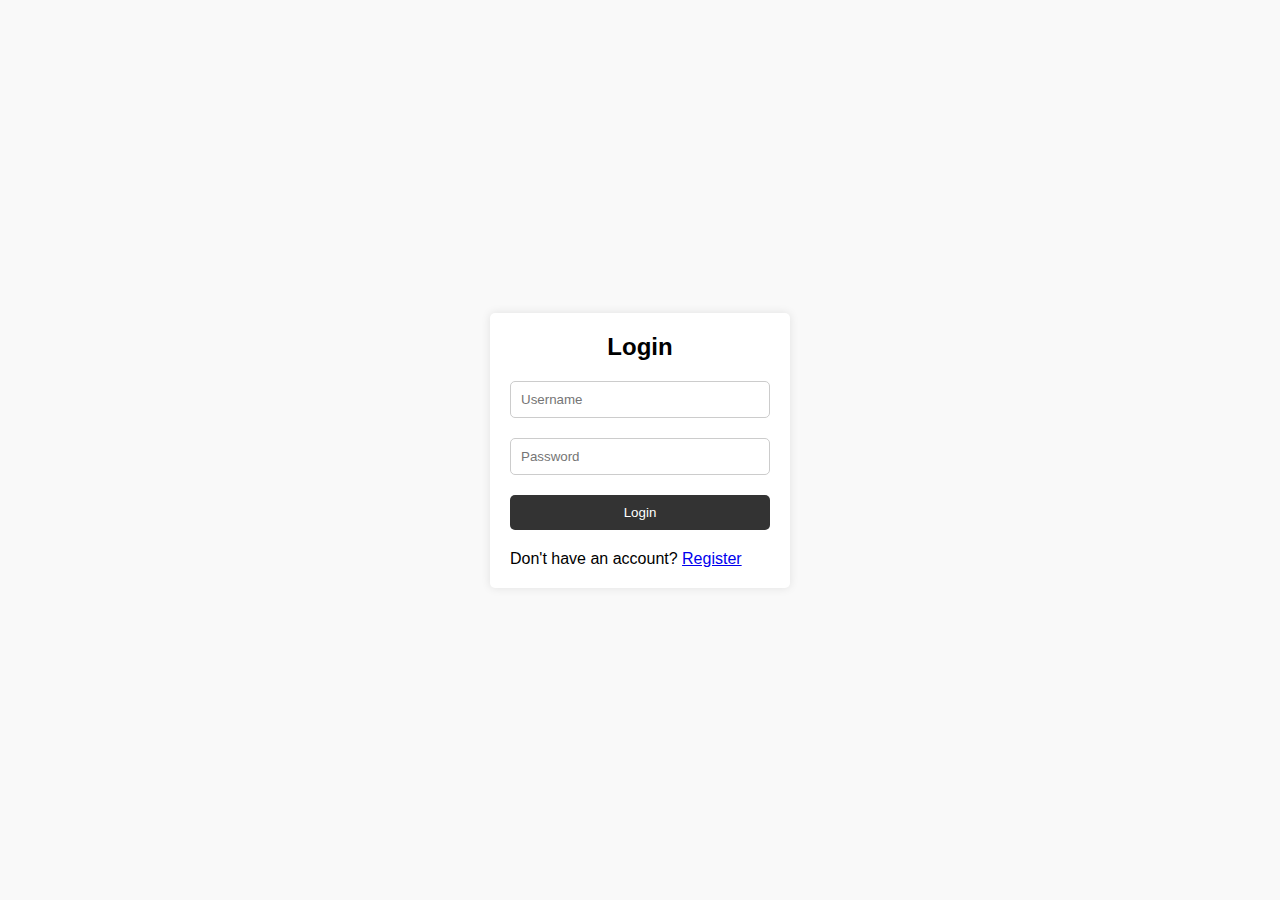
<file: login.html>
<!DOCTYPE html>
<html lang="en">
<head>
  <meta charset="UTF-8">
  <meta name="viewport" content="width=device-width, initial-scale=1.0">
  <title>Login - Shopping Website</title>
  <link rel="stylesheet" href="css/login.css">
</head>
<body>
  <div class="container">
    <form class="login-form">
      <h2>Login</h2>
      <input type="text" placeholder="Username" required>
      <input type="password" placeholder="Password" required>
      <button type="submit">Login</button>
      <p>Don't have an account? <a href="register.html">Register</a></p>
    </form>
  </div>
  <script src="js/login.js"></script>
</body>
</html>
</file>
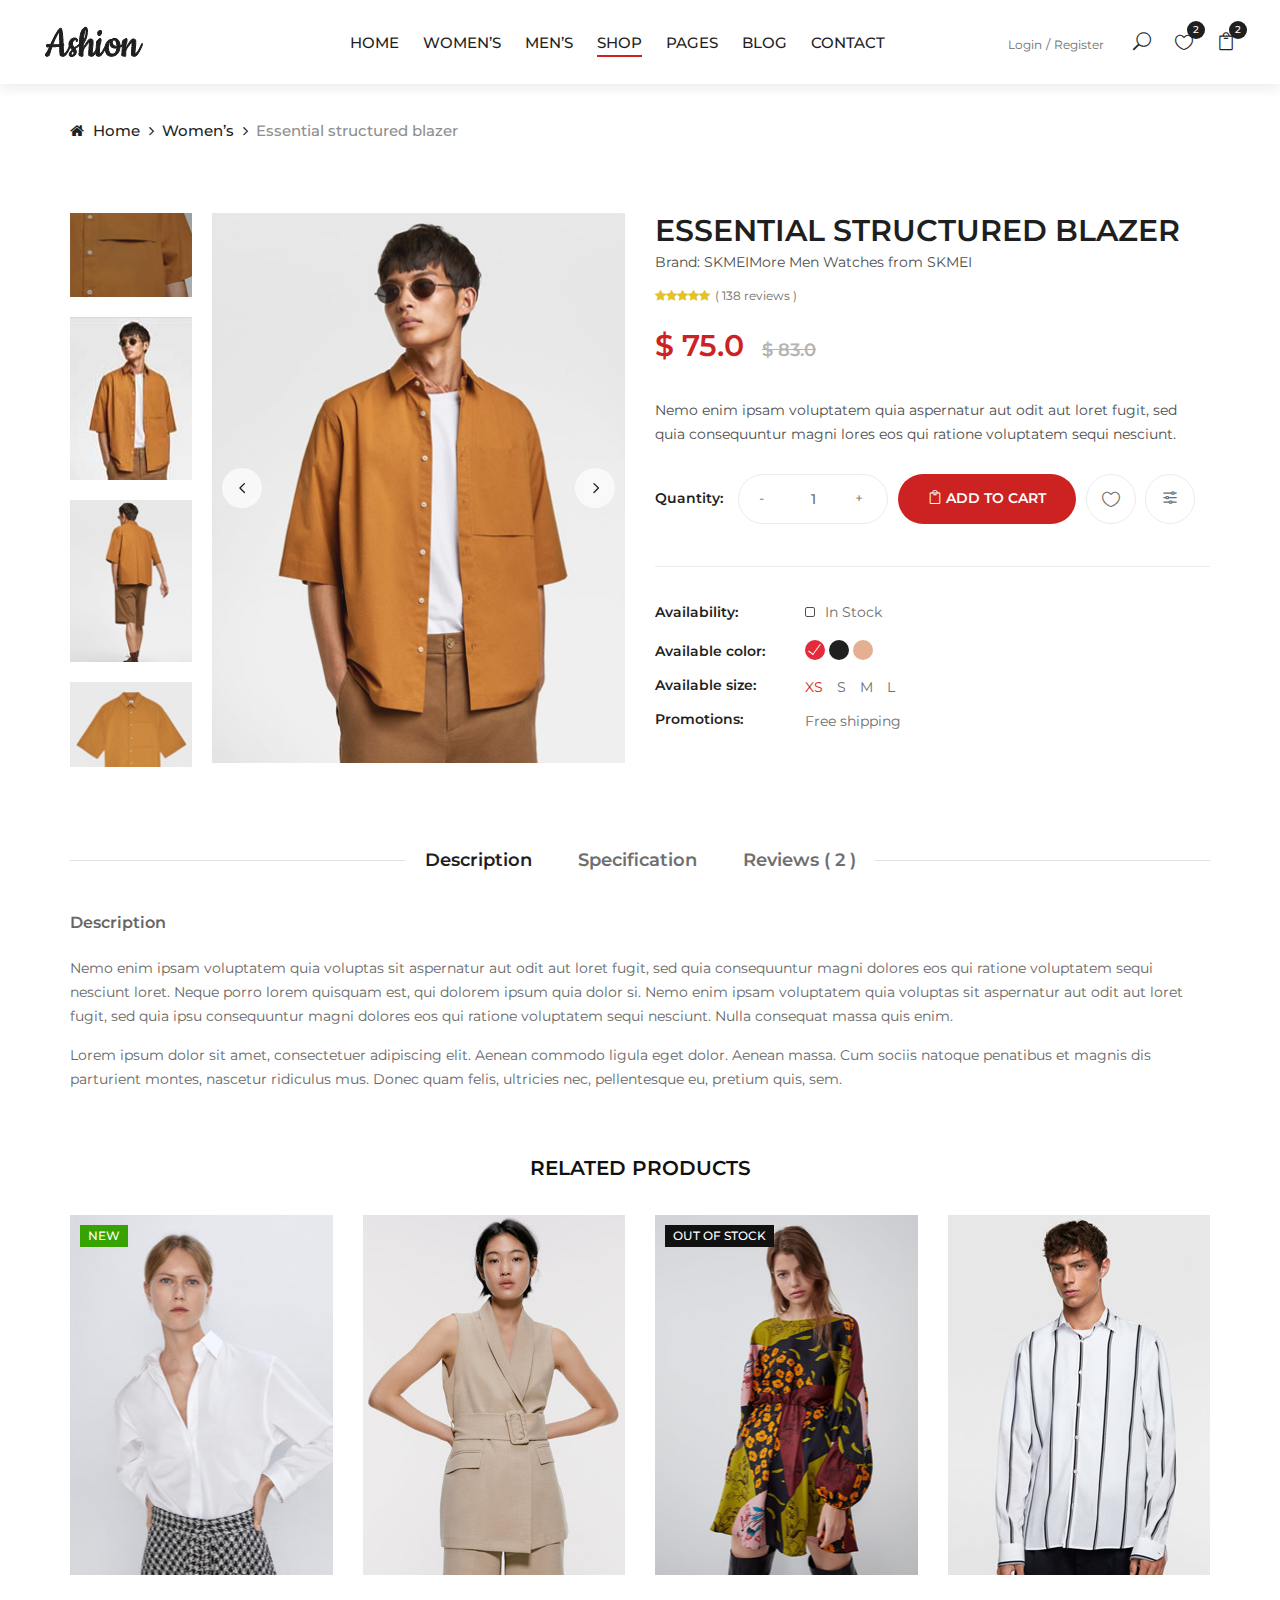
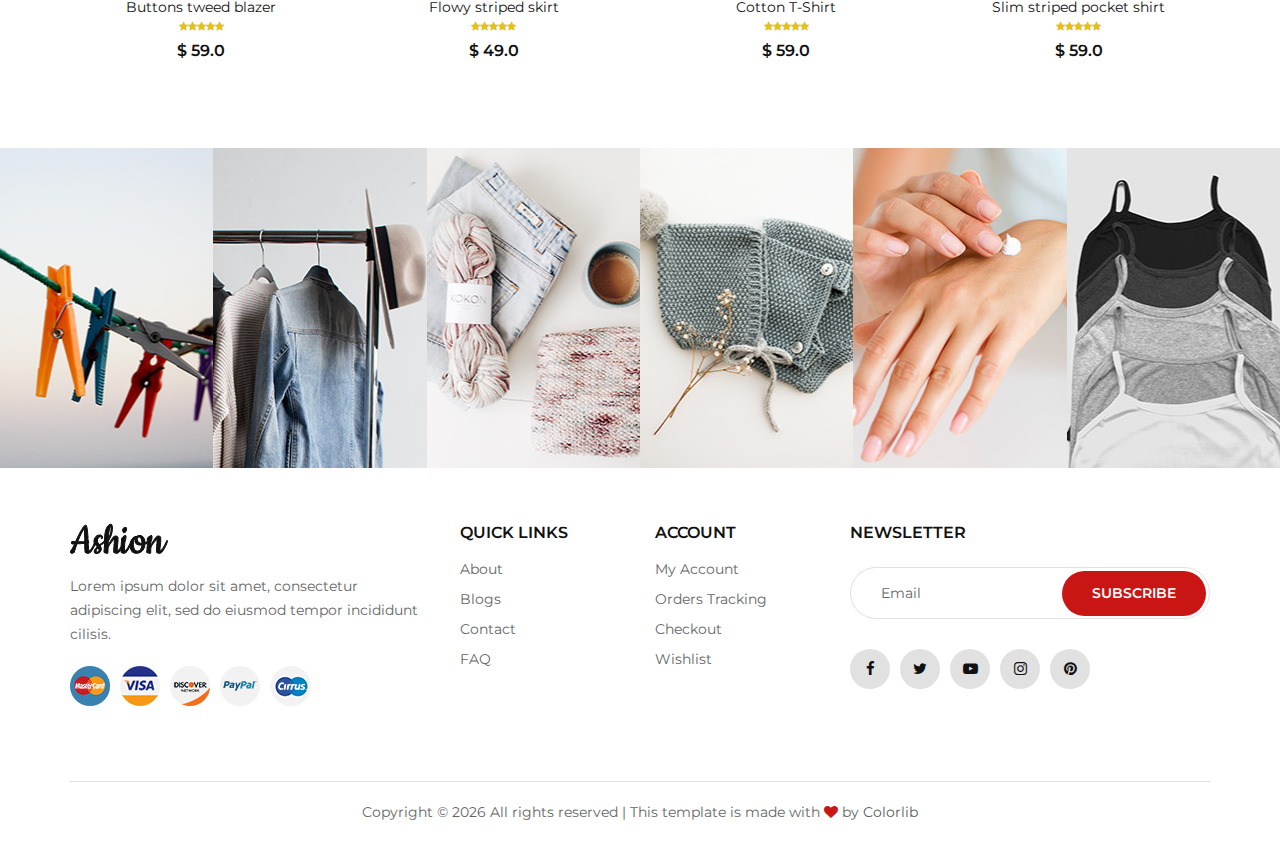
<file: product-details.html>
<!DOCTYPE html>
<html lang="zxx">

<head>
    <meta charset="UTF-8">
    <meta name="description" content="Ashion Template">
    <meta name="keywords" content="Ashion, unica, creative, html">
    <meta name="viewport" content="width=device-width, initial-scale=1.0">
    <meta http-equiv="X-UA-Compatible" content="ie=edge">
    <title>Ashion | Template</title>

    <!-- Google Font -->
    <link href="https://fonts.googleapis.com/css2?family=Cookie&display=swap" rel="stylesheet">
    <link href="https://fonts.googleapis.com/css2?family=Montserrat:wght@400;500;600;700;800;900&display=swap"
    rel="stylesheet">

    <!-- Css Styles -->
    <link rel="stylesheet" href="css/bootstrap.min.css" type="text/css">
    <link rel="stylesheet" href="css/font-awesome.min.css" type="text/css">
    <link rel="stylesheet" href="css/elegant-icons.css" type="text/css">
    <link rel="stylesheet" href="css/jquery-ui.min.css" type="text/css">
    <link rel="stylesheet" href="css/magnific-popup.css" type="text/css">
    <link rel="stylesheet" href="css/owl.carousel.min.css" type="text/css">
    <link rel="stylesheet" href="css/slicknav.min.css" type="text/css">
    <link rel="stylesheet" href="css/style.css" type="text/css">
</head>

<body>
    <!-- Page Preloder -->
    <div id="preloder">
        <div class="loader"></div>
    </div>

    <!-- Offcanvas Menu Begin -->
    <div class="offcanvas-menu-overlay"></div>
    <div class="offcanvas-menu-wrapper">
        <div class="offcanvas__close">+</div>
        <ul class="offcanvas__widget">
            <li><span class="icon_search search-switch"></span></li>
            <li><a href="#"><span class="icon_heart_alt"></span>
                <div class="tip">2</div>
            </a></li>
            <li><a href="#"><span class="icon_bag_alt"></span>
                <div class="tip">2</div>
            </a></li>
        </ul>
        <div class="offcanvas__logo">
            <a href="./index.html"><img src="img/logo.png" alt=""></a>
        </div>
        <div id="mobile-menu-wrap"></div>
        <div class="offcanvas__auth">
            <a href="#">Login</a>
            <a href="#">Register</a>
        </div>
    </div>
    <!-- Offcanvas Menu End -->

    <!-- Header Section Begin -->
    <header class="header">
        <div class="container-fluid">
            <div class="row">
                <div class="col-xl-3 col-lg-2">
                    <div class="header__logo">
                        <a href="./index.html"><img src="img/logo.png" alt=""></a>
                    </div>
                </div>
                <div class="col-xl-6 col-lg-7">
                    <nav class="header__menu">
                        <ul>
                            <li><a href="./index.html">Home</a></li>
                            <li><a href="#">Women’s</a></li>
                            <li><a href="#">Men’s</a></li>
                            <li class="active"><a href="./shop.html">Shop</a></li>
                            <li><a href="#">Pages</a>
                                <ul class="dropdown">
                                    <li><a href="./product-details.html">Product Details</a></li>
                                    <li><a href="./shop-cart.html">Shop Cart</a></li>
                                    <li><a href="./checkout.html">Checkout</a></li>
                                    <li><a href="./blog-details.html">Blog Details</a></li>
                                </ul>
                            </li>
                            <li><a href="./blog.html">Blog</a></li>
                            <li><a href="./contact.html">Contact</a></li>
                        </ul>
                    </nav>
                </div>
                <div class="col-lg-3">
                    <div class="header__right">
                        <div class="header__right__auth">
                            <a href="#">Login</a>
                            <a href="#">Register</a>
                        </div>
                        <ul class="header__right__widget">
                            <li><span class="icon_search search-switch"></span></li>
                            <li><a href="#"><span class="icon_heart_alt"></span>
                                <div class="tip">2</div>
                            </a></li>
                            <li><a href="#"><span class="icon_bag_alt"></span>
                                <div class="tip">2</div>
                            </a></li>
                        </ul>
                    </div>
                </div>
            </div>
            <div class="canvas__open">
                <i class="fa fa-bars"></i>
            </div>
        </div>
    </header>
    <!-- Header Section End -->

    <!-- Breadcrumb Begin -->
    <div class="breadcrumb-option">
        <div class="container">
            <div class="row">
                <div class="col-lg-12">
                    <div class="breadcrumb__links">
                        <a href="./index.html"><i class="fa fa-home"></i> Home</a>
                        <a href="#">Women’s </a>
                        <span>Essential structured blazer</span>
                    </div>
                </div>
            </div>
        </div>
    </div>
    <!-- Breadcrumb End -->

    <!-- Product Details Section Begin -->
    <section class="product-details spad">
        <div class="container">
            <div class="row">
                <div class="col-lg-6">
                    <div class="product__details__pic">
                        <div class="product__details__pic__left product__thumb nice-scroll">
                            <a class="pt active" href="#product-1">
                                <img src="img/product/details/thumb-1.jpg" alt="">
                            </a>
                            <a class="pt" href="#product-2">
                                <img src="img/product/details/thumb-2.jpg" alt="">
                            </a>
                            <a class="pt" href="#product-3">
                                <img src="img/product/details/thumb-3.jpg" alt="">
                            </a>
                            <a class="pt" href="#product-4">
                                <img src="img/product/details/thumb-4.jpg" alt="">
                            </a>
                        </div>
                        <div class="product__details__slider__content">
                            <div class="product__details__pic__slider owl-carousel">
                                <img data-hash="product-1" class="product__big__img" src="img/product/details/product-1.jpg" alt="">
                                <img data-hash="product-2" class="product__big__img" src="img/product/details/product-3.jpg" alt="">
                                <img data-hash="product-3" class="product__big__img" src="img/product/details/product-2.jpg" alt="">
                                <img data-hash="product-4" class="product__big__img" src="img/product/details/product-4.jpg" alt="">
                            </div>
                        </div>
                    </div>
                </div>
                <div class="col-lg-6">
                    <div class="product__details__text">
                        <h3>Essential structured blazer <span>Brand: SKMEIMore Men Watches from SKMEI</span></h3>
                        <div class="rating">
                            <i class="fa fa-star"></i>
                            <i class="fa fa-star"></i>
                            <i class="fa fa-star"></i>
                            <i class="fa fa-star"></i>
                            <i class="fa fa-star"></i>
                            <span>( 138 reviews )</span>
                        </div>
                        <div class="product__details__price">$ 75.0 <span>$ 83.0</span></div>
                        <p>Nemo enim ipsam voluptatem quia aspernatur aut odit aut loret fugit, sed quia consequuntur
                        magni lores eos qui ratione voluptatem sequi nesciunt.</p>
                        <div class="product__details__button">
                            <div class="quantity">
                                <span>Quantity:</span>
                                <div class="pro-qty">
                                    <input type="text" value="1">
                                </div>
                            </div>
                            <a href="#" class="cart-btn"><span class="icon_bag_alt"></span> Add to cart</a>
                            <ul>
                                <li><a href="#"><span class="icon_heart_alt"></span></a></li>
                                <li><a href="#"><span class="icon_adjust-horiz"></span></a></li>
                            </ul>
                        </div>
                        <div class="product__details__widget">
                            <ul>
                                <li>
                                    <span>Availability:</span>
                                    <div class="stock__checkbox">
                                        <label for="stockin">
                                            In Stock
                                            <input type="checkbox" id="stockin">
                                            <span class="checkmark"></span>
                                        </label>
                                    </div>
                                </li>
                                <li>
                                    <span>Available color:</span>
                                    <div class="color__checkbox">
                                        <label for="red">
                                            <input type="radio" name="color__radio" id="red" checked>
                                            <span class="checkmark"></span>
                                        </label>
                                        <label for="black">
                                            <input type="radio" name="color__radio" id="black">
                                            <span class="checkmark black-bg"></span>
                                        </label>
                                        <label for="grey">
                                            <input type="radio" name="color__radio" id="grey">
                                            <span class="checkmark grey-bg"></span>
                                        </label>
                                    </div>
                                </li>
                                <li>
                                    <span>Available size:</span>
                                    <div class="size__btn">
                                        <label for="xs-btn" class="active">
                                            <input type="radio" id="xs-btn">
                                            xs
                                        </label>
                                        <label for="s-btn">
                                            <input type="radio" id="s-btn">
                                            s
                                        </label>
                                        <label for="m-btn">
                                            <input type="radio" id="m-btn">
                                            m
                                        </label>
                                        <label for="l-btn">
                                            <input type="radio" id="l-btn">
                                            l
                                        </label>
                                    </div>
                                </li>
                                <li>
                                    <span>Promotions:</span>
                                    <p>Free shipping</p>
                                </li>
                            </ul>
                        </div>
                    </div>
                </div>
                <div class="col-lg-12">
                    <div class="product__details__tab">
                        <ul class="nav nav-tabs" role="tablist">
                            <li class="nav-item">
                                <a class="nav-link active" data-toggle="tab" href="#tabs-1" role="tab">Description</a>
                            </li>
                            <li class="nav-item">
                                <a class="nav-link" data-toggle="tab" href="#tabs-2" role="tab">Specification</a>
                            </li>
                            <li class="nav-item">
                                <a class="nav-link" data-toggle="tab" href="#tabs-3" role="tab">Reviews ( 2 )</a>
                            </li>
                        </ul>
                        <div class="tab-content">
                            <div class="tab-pane active" id="tabs-1" role="tabpanel">
                                <h6>Description</h6>
                                <p>Nemo enim ipsam voluptatem quia voluptas sit aspernatur aut odit aut loret fugit, sed
                                    quia consequuntur magni dolores eos qui ratione voluptatem sequi nesciunt loret.
                                    Neque porro lorem quisquam est, qui dolorem ipsum quia dolor si. Nemo enim ipsam
                                    voluptatem quia voluptas sit aspernatur aut odit aut loret fugit, sed quia ipsu
                                    consequuntur magni dolores eos qui ratione voluptatem sequi nesciunt. Nulla
                                consequat massa quis enim.</p>
                                <p>Lorem ipsum dolor sit amet, consectetuer adipiscing elit. Aenean commodo ligula eget
                                    dolor. Aenean massa. Cum sociis natoque penatibus et magnis dis parturient montes,
                                    nascetur ridiculus mus. Donec quam felis, ultricies nec, pellentesque eu, pretium
                                quis, sem.</p>
                            </div>
                            <div class="tab-pane" id="tabs-2" role="tabpanel">
                                <h6>Specification</h6>
                                <p>Nemo enim ipsam voluptatem quia voluptas sit aspernatur aut odit aut loret fugit, sed
                                    quia consequuntur magni dolores eos qui ratione voluptatem sequi nesciunt loret.
                                    Neque porro lorem quisquam est, qui dolorem ipsum quia dolor si. Nemo enim ipsam
                                    voluptatem quia voluptas sit aspernatur aut odit aut loret fugit, sed quia ipsu
                                    consequuntur magni dolores eos qui ratione voluptatem sequi nesciunt. Nulla
                                consequat massa quis enim.</p>
                                <p>Lorem ipsum dolor sit amet, consectetuer adipiscing elit. Aenean commodo ligula eget
                                    dolor. Aenean massa. Cum sociis natoque penatibus et magnis dis parturient montes,
                                    nascetur ridiculus mus. Donec quam felis, ultricies nec, pellentesque eu, pretium
                                quis, sem.</p>
                            </div>
                            <div class="tab-pane" id="tabs-3" role="tabpanel">
                                <h6>Reviews ( 2 )</h6>
                                <p>Nemo enim ipsam voluptatem quia voluptas sit aspernatur aut odit aut loret fugit, sed
                                    quia consequuntur magni dolores eos qui ratione voluptatem sequi nesciunt loret.
                                    Neque porro lorem quisquam est, qui dolorem ipsum quia dolor si. Nemo enim ipsam
                                    voluptatem quia voluptas sit aspernatur aut odit aut loret fugit, sed quia ipsu
                                    consequuntur magni dolores eos qui ratione voluptatem sequi nesciunt. Nulla
                                consequat massa quis enim.</p>
                                <p>Lorem ipsum dolor sit amet, consectetuer adipiscing elit. Aenean commodo ligula eget
                                    dolor. Aenean massa. Cum sociis natoque penatibus et magnis dis parturient montes,
                                    nascetur ridiculus mus. Donec quam felis, ultricies nec, pellentesque eu, pretium
                                quis, sem.</p>
                            </div>
                        </div>
                    </div>
                </div>
            </div>
            <div class="row">
                <div class="col-lg-12 text-center">
                    <div class="related__title">
                        <h5>RELATED PRODUCTS</h5>
                    </div>
                </div>
                <div class="col-lg-3 col-md-4 col-sm-6">
                    <div class="product__item">
                        <div class="product__item__pic set-bg" data-setbg="img/product/related/rp-1.jpg">
                            <div class="label new">New</div>
                            <ul class="product__hover">
                                <li><a href="img/product/related/rp-1.jpg" class="image-popup"><span class="arrow_expand"></span></a></li>
                                <li><a href="#"><span class="icon_heart_alt"></span></a></li>
                                <li><a href="#"><span class="icon_bag_alt"></span></a></li>
                            </ul>
                        </div>
                        <div class="product__item__text">
                            <h6><a href="#">Buttons tweed blazer</a></h6>
                            <div class="rating">
                                <i class="fa fa-star"></i>
                                <i class="fa fa-star"></i>
                                <i class="fa fa-star"></i>
                                <i class="fa fa-star"></i>
                                <i class="fa fa-star"></i>
                            </div>
                            <div class="product__price">$ 59.0</div>
                        </div>
                    </div>
                </div>
                <div class="col-lg-3 col-md-4 col-sm-6">
                    <div class="product__item">
                        <div class="product__item__pic set-bg" data-setbg="img/product/related/rp-2.jpg">
                            <ul class="product__hover">
                                <li><a href="img/product/related/rp-2.jpg" class="image-popup"><span class="arrow_expand"></span></a></li>
                                <li><a href="#"><span class="icon_heart_alt"></span></a></li>
                                <li><a href="#"><span class="icon_bag_alt"></span></a></li>
                            </ul>
                        </div>
                        <div class="product__item__text">
                            <h6><a href="#">Flowy striped skirt</a></h6>
                            <div class="rating">
                                <i class="fa fa-star"></i>
                                <i class="fa fa-star"></i>
                                <i class="fa fa-star"></i>
                                <i class="fa fa-star"></i>
                                <i class="fa fa-star"></i>
                            </div>
                            <div class="product__price">$ 49.0</div>
                        </div>
                    </div>
                </div>
                <div class="col-lg-3 col-md-4 col-sm-6">
                    <div class="product__item">
                        <div class="product__item__pic set-bg" data-setbg="img/product/related/rp-3.jpg">
                            <div class="label stockout">out of stock</div>
                            <ul class="product__hover">
                                <li><a href="img/product/related/rp-3.jpg" class="image-popup"><span class="arrow_expand"></span></a></li>
                                <li><a href="#"><span class="icon_heart_alt"></span></a></li>
                                <li><a href="#"><span class="icon_bag_alt"></span></a></li>
                            </ul>
                        </div>
                        <div class="product__item__text">
                            <h6><a href="#">Cotton T-Shirt</a></h6>
                            <div class="rating">
                                <i class="fa fa-star"></i>
                                <i class="fa fa-star"></i>
                                <i class="fa fa-star"></i>
                                <i class="fa fa-star"></i>
                                <i class="fa fa-star"></i>
                            </div>
                            <div class="product__price">$ 59.0</div>
                        </div>
                    </div>
                </div>
                <div class="col-lg-3 col-md-4 col-sm-6">
                    <div class="product__item">
                        <div class="product__item__pic set-bg" data-setbg="img/product/related/rp-4.jpg">
                            <ul class="product__hover">
                                <li><a href="img/product/related/rp-4.jpg" class="image-popup"><span class="arrow_expand"></span></a></li>
                                <li><a href="#"><span class="icon_heart_alt"></span></a></li>
                                <li><a href="#"><span class="icon_bag_alt"></span></a></li>
                            </ul>
                        </div>
                        <div class="product__item__text">
                            <h6><a href="#">Slim striped pocket shirt</a></h6>
                            <div class="rating">
                                <i class="fa fa-star"></i>
                                <i class="fa fa-star"></i>
                                <i class="fa fa-star"></i>
                                <i class="fa fa-star"></i>
                                <i class="fa fa-star"></i>
                            </div>
                            <div class="product__price">$ 59.0</div>
                        </div>
                    </div>
                </div>
            </div>
        </div>
    </section>
    <!-- Product Details Section End -->

    <!-- Instagram Begin -->
    <div class="instagram">
        <div class="container-fluid">
            <div class="row">
                <div class="col-lg-2 col-md-4 col-sm-4 p-0">
                    <div class="instagram__item set-bg" data-setbg="img/instagram/insta-1.jpg">
                        <div class="instagram__text">
                            <i class="fa fa-instagram"></i>
                            <a href="#">@ ashion_shop</a>
                        </div>
                    </div>
                </div>
                <div class="col-lg-2 col-md-4 col-sm-4 p-0">
                    <div class="instagram__item set-bg" data-setbg="img/instagram/insta-2.jpg">
                        <div class="instagram__text">
                            <i class="fa fa-instagram"></i>
                            <a href="#">@ ashion_shop</a>
                        </div>
                    </div>
                </div>
                <div class="col-lg-2 col-md-4 col-sm-4 p-0">
                    <div class="instagram__item set-bg" data-setbg="img/instagram/insta-3.jpg">
                        <div class="instagram__text">
                            <i class="fa fa-instagram"></i>
                            <a href="#">@ ashion_shop</a>
                        </div>
                    </div>
                </div>
                <div class="col-lg-2 col-md-4 col-sm-4 p-0">
                    <div class="instagram__item set-bg" data-setbg="img/instagram/insta-4.jpg">
                        <div class="instagram__text">
                            <i class="fa fa-instagram"></i>
                            <a href="#">@ ashion_shop</a>
                        </div>
                    </div>
                </div>
                <div class="col-lg-2 col-md-4 col-sm-4 p-0">
                    <div class="instagram__item set-bg" data-setbg="img/instagram/insta-5.jpg">
                        <div class="instagram__text">
                            <i class="fa fa-instagram"></i>
                            <a href="#">@ ashion_shop</a>
                        </div>
                    </div>
                </div>
                <div class="col-lg-2 col-md-4 col-sm-4 p-0">
                    <div class="instagram__item set-bg" data-setbg="img/instagram/insta-6.jpg">
                        <div class="instagram__text">
                            <i class="fa fa-instagram"></i>
                            <a href="#">@ ashion_shop</a>
                        </div>
                    </div>
                </div>
            </div>
        </div>
    </div>
    <!-- Instagram End -->

    <!-- Footer Section Begin -->
    <footer class="footer">
        <div class="container">
            <div class="row">
                <div class="col-lg-4 col-md-6 col-sm-7">
                    <div class="footer__about">
                        <div class="footer__logo">
                            <a href="./index.html"><img src="img/logo.png" alt=""></a>
                        </div>
                        <p>Lorem ipsum dolor sit amet, consectetur adipiscing elit, sed do eiusmod tempor incididunt
                        cilisis.</p>
                        <div class="footer__payment">
                            <a href="#"><img src="img/payment/payment-1.png" alt=""></a>
                            <a href="#"><img src="img/payment/payment-2.png" alt=""></a>
                            <a href="#"><img src="img/payment/payment-3.png" alt=""></a>
                            <a href="#"><img src="img/payment/payment-4.png" alt=""></a>
                            <a href="#"><img src="img/payment/payment-5.png" alt=""></a>
                        </div>
                    </div>
                </div>
                <div class="col-lg-2 col-md-3 col-sm-5">
                    <div class="footer__widget">
                        <h6>Quick links</h6>
                        <ul>
                            <li><a href="#">About</a></li>
                            <li><a href="#">Blogs</a></li>
                            <li><a href="#">Contact</a></li>
                            <li><a href="#">FAQ</a></li>
                        </ul>
                    </div>
                </div>
                <div class="col-lg-2 col-md-3 col-sm-4">
                    <div class="footer__widget">
                        <h6>Account</h6>
                        <ul>
                            <li><a href="#">My Account</a></li>
                            <li><a href="#">Orders Tracking</a></li>
                            <li><a href="#">Checkout</a></li>
                            <li><a href="#">Wishlist</a></li>
                        </ul>
                    </div>
                </div>
                <div class="col-lg-4 col-md-8 col-sm-8">
                    <div class="footer__newslatter">
                        <h6>NEWSLETTER</h6>
                        <form action="#">
                            <input type="text" placeholder="Email">
                            <button type="submit" class="site-btn">Subscribe</button>
                        </form>
                        <div class="footer__social">
                            <a href="#"><i class="fa fa-facebook"></i></a>
                            <a href="#"><i class="fa fa-twitter"></i></a>
                            <a href="#"><i class="fa fa-youtube-play"></i></a>
                            <a href="#"><i class="fa fa-instagram"></i></a>
                            <a href="#"><i class="fa fa-pinterest"></i></a>
                        </div>
                    </div>
                </div>
            </div>
            <div class="row">
                <div class="col-lg-12">
                    <!-- Link back to Colorlib can't be removed. Template is licensed under CC BY 3.0. -->
                    <div class="footer__copyright__text">
                        <p>Copyright &copy; <script>document.write(new Date().getFullYear());</script> All rights reserved | This template is made with <i class="fa fa-heart" aria-hidden="true"></i> by <a href="https://colorlib.com" target="_blank">Colorlib</a></p>
                    </div>
                    <!-- Link back to Colorlib can't be removed. Template is licensed under CC BY 3.0. -->
                </div>
            </div>
        </div>
    </footer>
    <!-- Footer Section End -->

    <!-- Search Begin -->
    <div class="search-model">
        <div class="h-100 d-flex align-items-center justify-content-center">
            <div class="search-close-switch">+</div>
            <form class="search-model-form">
                <input type="text" id="search-input" placeholder="Search here.....">
            </form>
        </div>
    </div>
    <!-- Search End -->

    <!-- Js Plugins -->
    <script src="js/jquery-3.3.1.min.js"></script>
    <script src="js/bootstrap.min.js"></script>
    <script src="js/jquery.magnific-popup.min.js"></script>
    <script src="js/jquery-ui.min.js"></script>
    <script src="js/mixitup.min.js"></script>
    <script src="js/jquery.countdown.min.js"></script>
    <script src="js/jquery.slicknav.js"></script>
    <script src="js/owl.carousel.min.js"></script>
    <script src="js/jquery.nicescroll.min.js"></script>
    <script src="js/main.js"></script>
</body>

</html>
</file>
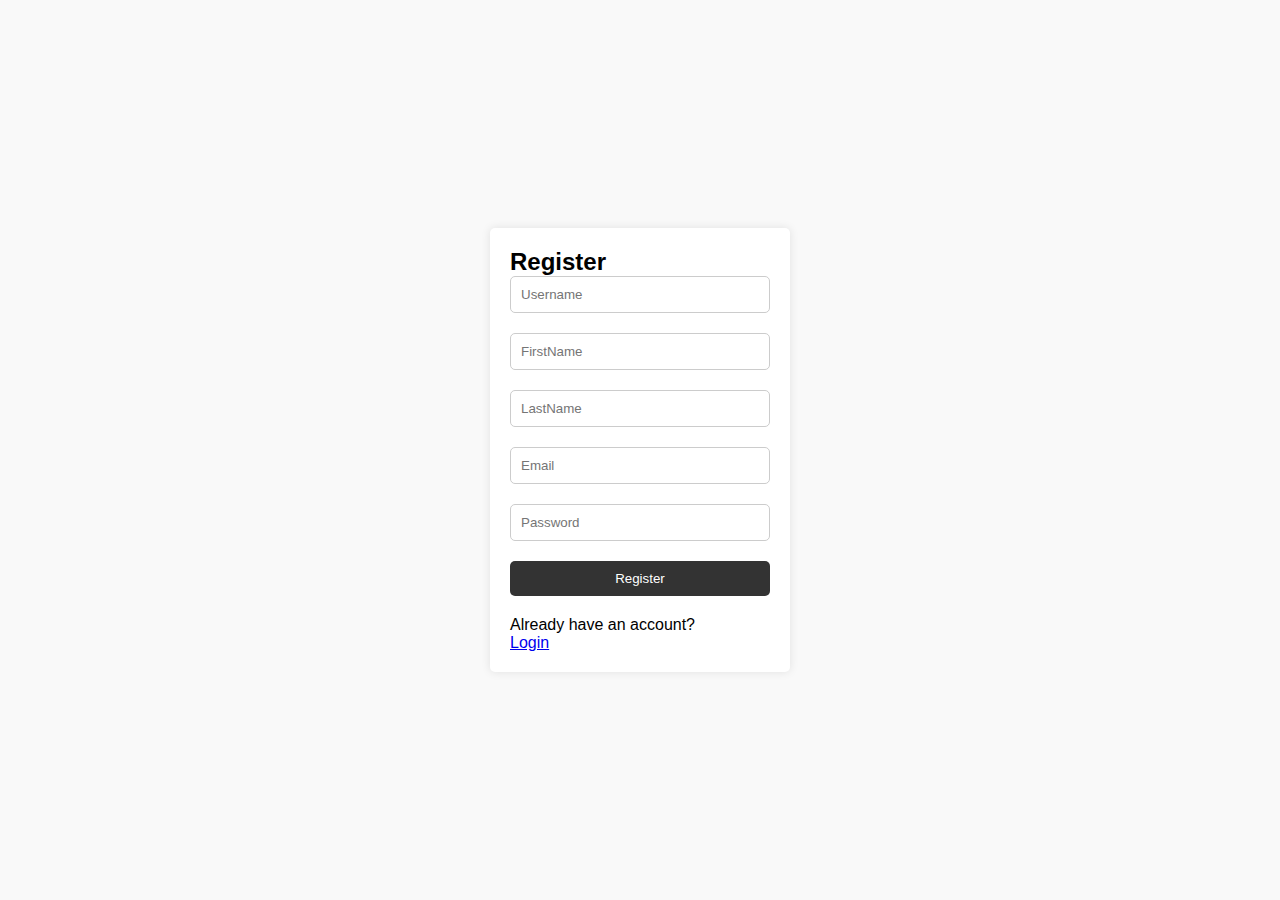
<file: register.html>
<!DOCTYPE html>
<html lang="en">
<head>
  <meta charset="UTF-8">
  <meta name="viewport" content="width=device-width, initial-scale=1.0">
  <title>Register - Shopping Website</title>
  <link rel="stylesheet" href="css/login.css">
</head>
<body>
  <div class="container">
    <form class="register-form" action="register.php" method="post">
      <h2>Register</h2>
      <input type="text" name="username" placeholder="Username" required>
      <input type="text" name="FirstName" placeholder="FirstName" required>
      <input type="text" name="LastName" placeholder="LastName" required>
      <input type="email" name="email" placeholder="Email" required>
      <input type="password" name="password" placeholder="Password" required>
      <button type="submit">Register</button>
      <p>Already have an account? </form><a href="login.html">Login</a></p>
    
  </div>
  <script src="js/login.js"></script>
</body>
</html>
</file>
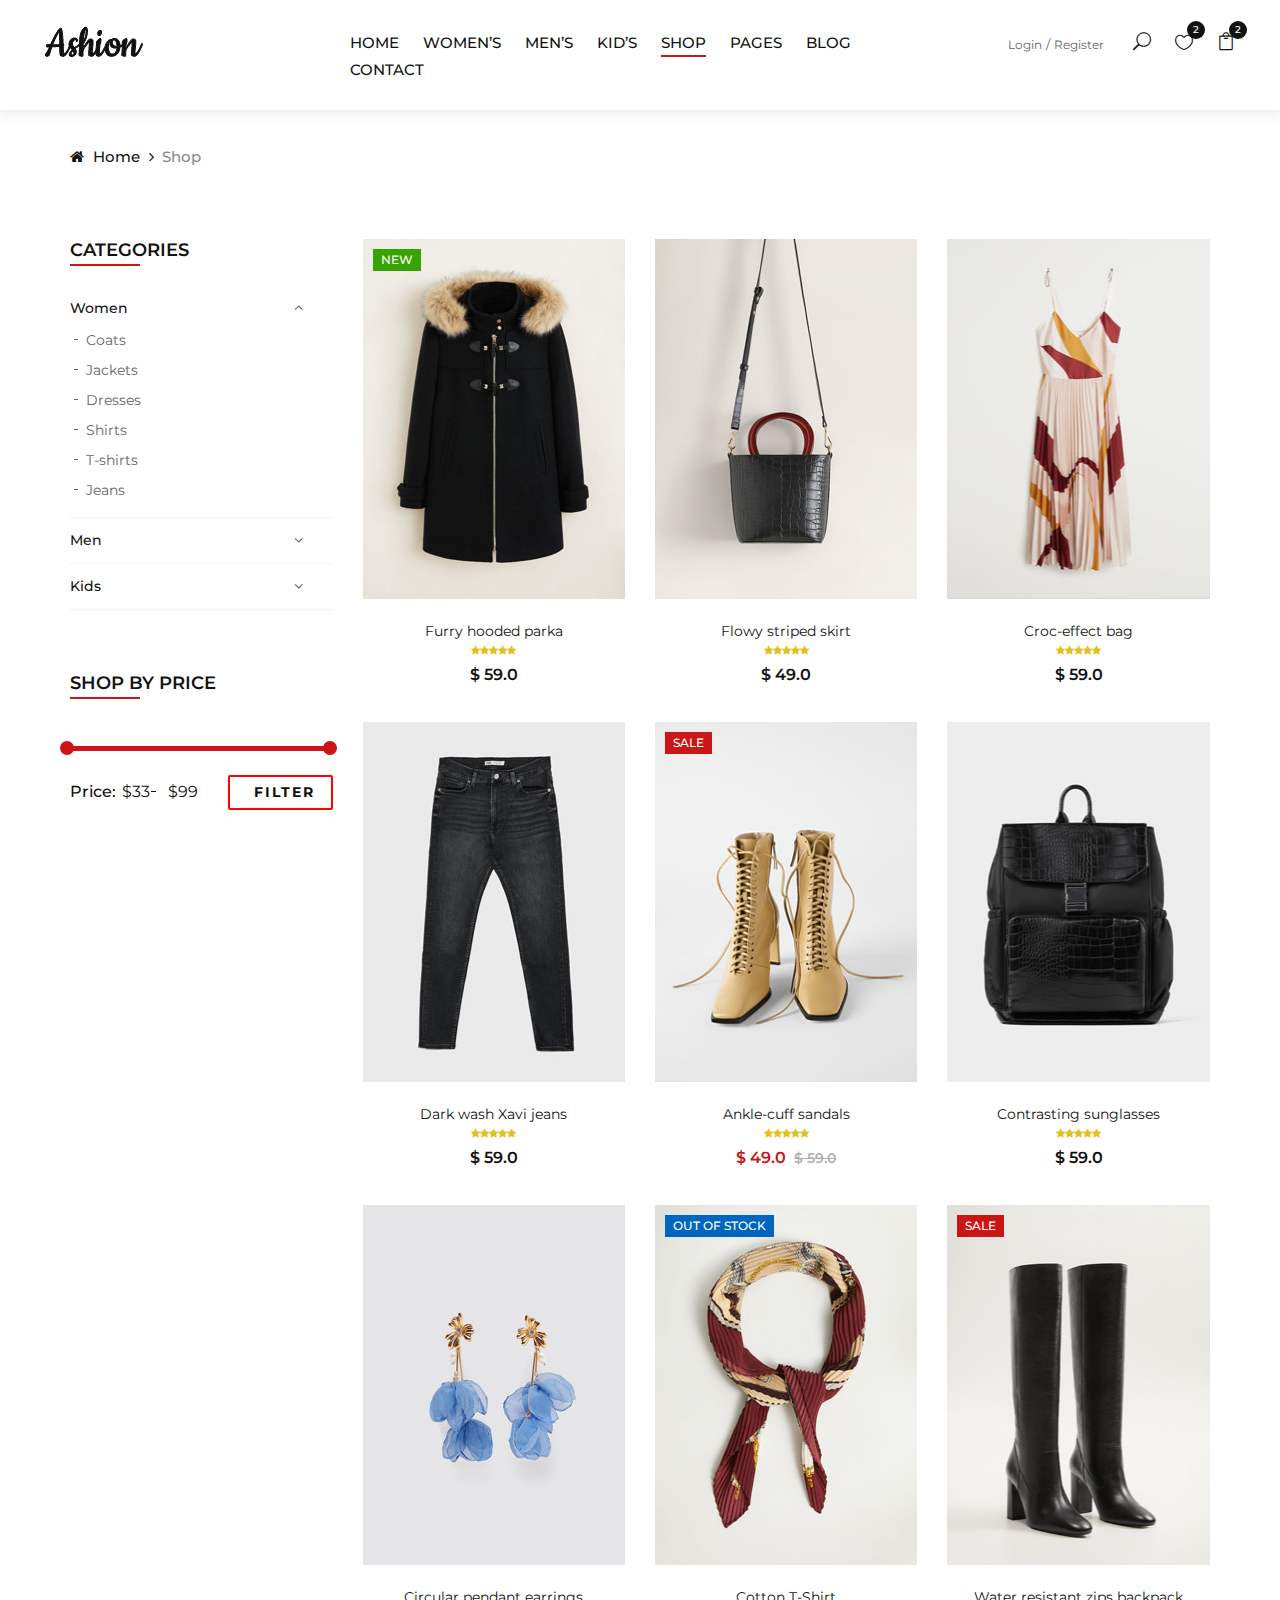
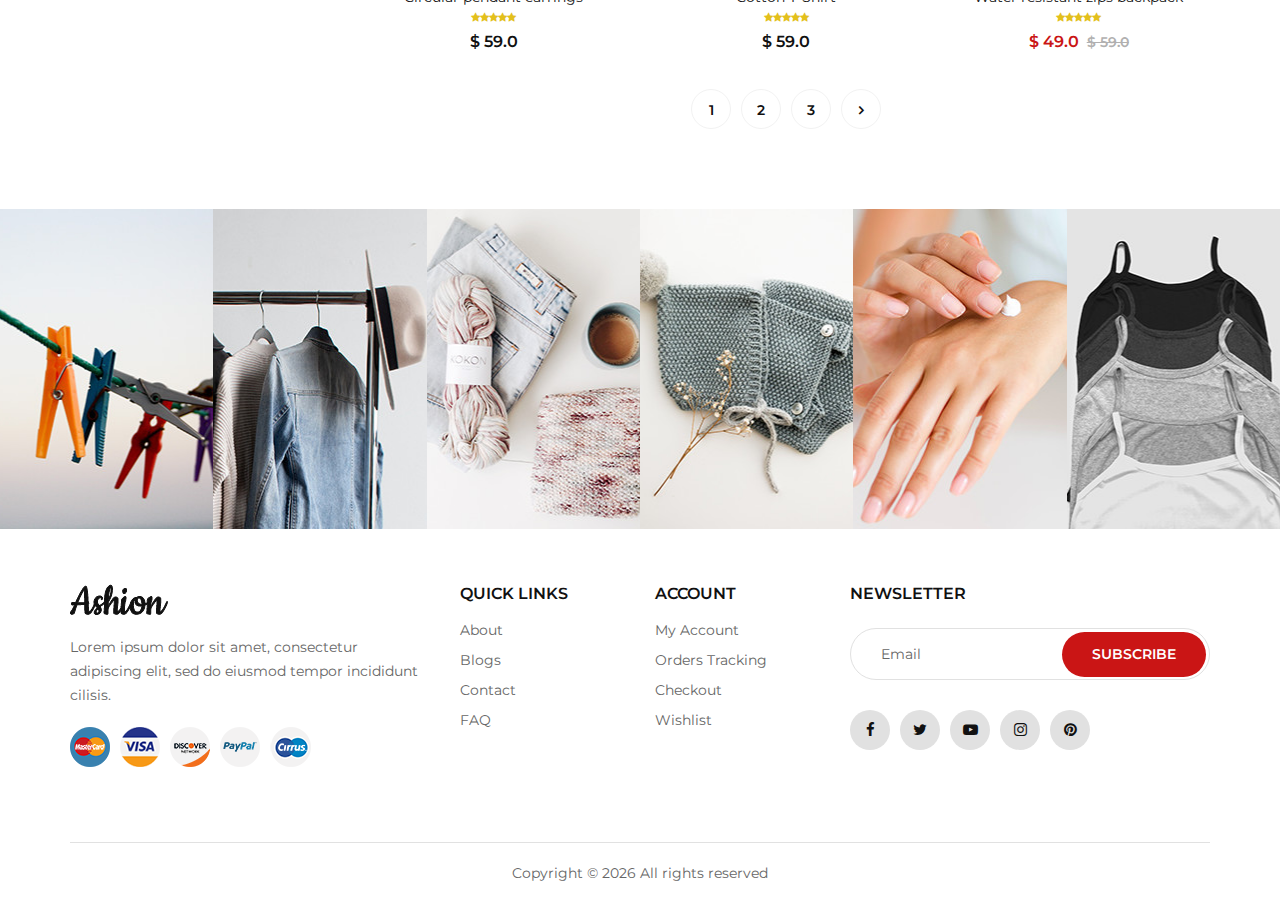
<file: shop.html>
<!DOCTYPE html>
<html lang="zxx">

<head>
    <meta charset="UTF-8">
    <meta name="description" content="Ashion Template">
    <meta name="keywords" content="Ashion, unica, creative, html">
    <meta name="viewport" content="width=device-width, initial-scale=1.0">
    <meta http-equiv="X-UA-Compatible" content="ie=edge">
    <title>Ashion | Template</title>

    <!-- Google Font -->
    <link href="https://fonts.googleapis.com/css2?family=Cookie&display=swap" rel="stylesheet">
    <link href="https://fonts.googleapis.com/css2?family=Montserrat:wght@400;500;600;700;800;900&display=swap"
    rel="stylesheet">

    <!-- Css Styles -->
    <link rel="stylesheet" href="css/bootstrap.min.css" type="text/css">
    <link rel="stylesheet" href="css/font-awesome.min.css" type="text/css">
    <link rel="stylesheet" href="css/elegant-icons.css" type="text/css">
    <link rel="stylesheet" href="css/jquery-ui.min.css" type="text/css">
    <link rel="stylesheet" href="css/magnific-popup.css" type="text/css">
    <link rel="stylesheet" href="css/owl.carousel.min.css" type="text/css">
    <link rel="stylesheet" href="css/slicknav.min.css" type="text/css">
    <link rel="stylesheet" href="css/style.css" type="text/css">
</head>

<body>
    <!-- Page Preloder -->
    <div id="preloder">
        <div class="loader"></div>
    </div>

    <!-- Offcanvas Menu Begin -->
    <div class="offcanvas-menu-overlay"></div>
    <div class="offcanvas-menu-wrapper">
        <div class="offcanvas__close">+</div>
        <ul class="offcanvas__widget">
            <li><span class="icon_search search-switch"></span></li>
            <li><a href="#"><span class="icon_heart_alt"></span>
                <div class="tip">2</div>
            </a></li>
            <li><a href="#"><span class="icon_bag_alt"></span>
                <div class="tip">2</div>
            </a></li>
        </ul>
        <div class="offcanvas__logo">
            <a href="./index.html"><img src="img/logo.png" alt=""></a>
        </div>
        <div id="mobile-menu-wrap"></div>
        <div class="offcanvas__auth">
            <a href="login.html">Login</a>
            <a href="register.html">Register</a>
        </div>
    </div>
    <!-- Offcanvas Menu End -->

    <!-- Header Section Begin -->
    <header class="header">
        <div class="container-fluid">
            <div class="row">
                <div class="col-xl-3 col-lg-2">
                    <div class="header__logo">
                        <a href="./index.html"><img src="img/logo.png" alt=""></a>
                    </div>
                </div>
                <div class="col-xl-6 col-lg-7">
                    <nav class="header__menu">
                        <ul>
                            <li><a href="./index.html">Home</a></li>
                            <li><a href="women.html">Women’s</a></li>
                            <li><a href="men.html">Men’s</a></li>
                            <li><a href="kids.html">Kid’s</a></li>
                            <li class="active"><a href="./shop.html">Shop</a></li>
                            <li><a href="#">Pages</a>
                                <ul class="dropdown">
                                    <li><a href="./product-details.html">Product Details</a></li>
                                    <li><a href="./shop-cart.html">Shop Cart</a></li>
                                    <li><a href="./checkout.html">Checkout</a></li>
                                    <li><a href="./blog-details.html">Blog Details</a></li>
                                </ul>
                            </li>
                            <li><a href="./blog.html">Blog</a></li>
                            <li><a href="./contact.html">Contact</a></li>
                        </ul>
                    </nav>
                </div>
                <div class="col-lg-3">
                    <div class="header__right">
                        <div class="header__right__auth">
                            <a href="login.html">Login</a>
                            <a href="register.html">Register</a>
                        </div>
                        <ul class="header__right__widget">
                            <li><span class="icon_search search-switch"></span></li>
                            <li><a href="#"><span class="icon_heart_alt"></span>
                                <div class="tip">2</div>
                            </a></li>
                            <li><a href="#"><span class="icon_bag_alt"></span>
                                <div class="tip">2</div>
                            </a></li>
                        </ul>
                    </div>
                </div>
            </div>
            <div class="canvas__open">
                <i class="fa fa-bars"></i>
            </div>
        </div>
    </header>
    <!-- Header Section End -->

    <!-- Breadcrumb Begin -->
    <div class="breadcrumb-option">
        <div class="container">
            <div class="row">
                <div class="col-lg-12">
                    <div class="breadcrumb__links">
                        <a href="./index.html"><i class="fa fa-home"></i> Home</a>
                        <span>Shop</span>
                    </div>
                </div>
            </div>
        </div>
    </div>
    <!-- Breadcrumb End -->

    <!-- Shop Section Begin -->
    <section class="shop spad">
        <div class="container">
            <div class="row">
                <div class="col-lg-3 col-md-3">
                    <div class="shop__sidebar">
                        <div class="sidebar__categories">
                            <div class="section-title">
                                <h4>Categories</h4>
                            </div>
                            <div class="categories__accordion">
                                <div class="accordion" id="accordionExample">
                                    <div class="card">
                                        <div class="card-heading active">
                                            <a data-toggle="collapse" data-target="#collapseOne">Women</a>
                                        </div>
                                        <div id="collapseOne" class="collapse show" data-parent="#accordionExample">
                                            <div class="card-body">
                                                <ul>
                                                    <li><a href="#">Coats</a></li>
                                                    <li><a href="#">Jackets</a></li>
                                                    <li><a href="#">Dresses</a></li>
                                                    <li><a href="#">Shirts</a></li>
                                                    <li><a href="#">T-shirts</a></li>
                                                    <li><a href="#">Jeans</a></li>
                                                </ul>
                                            </div>
                                        </div>
                                    </div>
                                    <div class="card">
                                        <div class="card-heading">
                                            <a data-toggle="collapse" data-target="#collapseTwo">Men</a>
                                        </div>
                                        <div id="collapseTwo" class="collapse" data-parent="#accordionExample">
                                            <div class="card-body">
                                                <ul>
                                                    <li><a href="#">Coats</a></li>
                                                    <li><a href="#">Jackets</a></li>
                                                    <li><a href="#">Dresses</a></li>
                                                    <li><a href="#">Shirts</a></li>
                                                    <li><a href="#">T-shirts</a></li>
                                                    <li><a href="#">Jeans</a></li>
                                                </ul>
                                            </div>
                                        </div>
                                    </div>
                                    <div class="card">
                                        <div class="card-heading">
                                            <a data-toggle="collapse" data-target="#collapseThree">Kids</a>
                                        </div>
                                        <div id="collapseThree" class="collapse" data-parent="#accordionExample">
                                            <div class="card-body">
                                                <ul>
                                                    <li><a href="#">Coats</a></li>
                                                    <li><a href="#">Jackets</a></li>
                                                    <li><a href="#">Dresses</a></li>
                                                    <li><a href="#">Shirts</a></li>
                                                    <li><a href="#">T-shirts</a></li>
                                                    <li><a href="#">Jeans</a></li>
                                                </ul>
                                            </div>
                                        </div>
                                    </div>
                                    <div class="card">
                                        <div class="card-heading">
                                            
                                        </div>
                                    </div>
                                </div>
                            </div>
                        </div>
                        <div class="sidebar__filter">
                            <div class="section-title">
                                <h4>Shop by price</h4>
                            </div>
                            <div class="filter-range-wrap">
                                <div class="price-range ui-slider ui-corner-all ui-slider-horizontal ui-widget ui-widget-content"
                                data-min="33" data-max="99"></div>
                                <div class="range-slider">
                                    <div class="price-input">
                                        <p>Price:</p>
                                        <input type="text" id="minamount">
                                        <input type="text" id="maxamount">
                                    </div>
                                </div>
                            </div>
                            <a href="#">Filter</a>
                        </div>
                        </div>
                </div>
                <div class="col-lg-9 col-md-9">
                    <div class="row">
                        <div class="col-lg-4 col-md-6">
                            <div class="product__item">
                                <div class="product__item__pic set-bg" data-setbg="img/shop/shop-1.jpg">
                                    <div class="label new">New</div>
                                    <ul class="product__hover">
                                        <li><a href="img/shop/shop-1.jpg" class="image-popup"><span class="arrow_expand"></span></a></li>
                                        <li><a href="#"><span class="icon_heart_alt"></span></a></li>
                                        <li><a href="#"><span class="icon_bag_alt"></span></a></li>
                                    </ul>
                                </div>
                                <div class="product__item__text">
                                    <h6><a href="#">Furry hooded parka</a></h6>
                                    <div class="rating">
                                        <i class="fa fa-star"></i>
                                        <i class="fa fa-star"></i>
                                        <i class="fa fa-star"></i>
                                        <i class="fa fa-star"></i>
                                        <i class="fa fa-star"></i>
                                    </div>
                                    <div class="product__price">$ 59.0</div>
                                </div>
                            </div>
                        </div>
                        <div class="col-lg-4 col-md-6">
                            <div class="product__item">
                                <div class="product__item__pic set-bg" data-setbg="img/shop/shop-2.jpg">
                                    <ul class="product__hover">
                                        <li><a href="img/shop/shop-2.jpg" class="image-popup"><span class="arrow_expand"></span></a></li>
                                        <li><a href="#"><span class="icon_heart_alt"></span></a></li>
                                        <li><a href="#"><span class="icon_bag_alt"></span></a></li>
                                    </ul>
                                </div>
                                <div class="product__item__text">
                                    <h6><a href="#">Flowy striped skirt</a></h6>
                                    <div class="rating">
                                        <i class="fa fa-star"></i>
                                        <i class="fa fa-star"></i>
                                        <i class="fa fa-star"></i>
                                        <i class="fa fa-star"></i>
                                        <i class="fa fa-star"></i>
                                    </div>
                                    <div class="product__price">$ 49.0</div>
                                </div>
                            </div>
                        </div>
                        <div class="col-lg-4 col-md-6">
                            <div class="product__item">
                                <div class="product__item__pic set-bg" data-setbg="img/shop/shop-3.jpg">
                                    <ul class="product__hover">
                                        <li><a href="img/shop/shop-3.jpg" class="image-popup"><span class="arrow_expand"></span></a></li>
                                        <li><a href="#"><span class="icon_heart_alt"></span></a></li>
                                        <li><a href="#"><span class="icon_bag_alt"></span></a></li>
                                    </ul>
                                </div>
                                <div class="product__item__text">
                                    <h6><a href="#">Croc-effect bag</a></h6>
                                    <div class="rating">
                                        <i class="fa fa-star"></i>
                                        <i class="fa fa-star"></i>
                                        <i class="fa fa-star"></i>
                                        <i class="fa fa-star"></i>
                                        <i class="fa fa-star"></i>
                                    </div>
                                    <div class="product__price">$ 59.0</div>
                                </div>
                            </div>
                        </div>
                        <div class="col-lg-4 col-md-6">
                            <div class="product__item">
                                <div class="product__item__pic set-bg" data-setbg="img/shop/shop-4.jpg">
                                    <ul class="product__hover">
                                        <li><a href="img/shop/shop-4.jpg" class="image-popup"><span class="arrow_expand"></span></a></li>
                                        <li><a href="#"><span class="icon_heart_alt"></span></a></li>
                                        <li><a href="#"><span class="icon_bag_alt"></span></a></li>
                                    </ul>
                                </div>
                                <div class="product__item__text">
                                    <h6><a href="#">Dark wash Xavi jeans</a></h6>
                                    <div class="rating">
                                        <i class="fa fa-star"></i>
                                        <i class="fa fa-star"></i>
                                        <i class="fa fa-star"></i>
                                        <i class="fa fa-star"></i>
                                        <i class="fa fa-star"></i>
                                    </div>
                                    <div class="product__price">$ 59.0</div>
                                </div>
                            </div>
                        </div>
                        <div class="col-lg-4 col-md-6">
                            <div class="product__item sale">
                                <div class="product__item__pic set-bg" data-setbg="img/shop/shop-5.jpg">
                                    <div class="label">Sale</div>
                                    <ul class="product__hover">
                                        <li><a href="img/shop/shop-5.jpg" class="image-popup"><span class="arrow_expand"></span></a></li>
                                        <li><a href="#"><span class="icon_heart_alt"></span></a></li>
                                        <li><a href="#"><span class="icon_bag_alt"></span></a></li>
                                    </ul>
                                </div>
                                <div class="product__item__text">
                                    <h6><a href="#">Ankle-cuff sandals</a></h6>
                                    <div class="rating">
                                        <i class="fa fa-star"></i>
                                        <i class="fa fa-star"></i>
                                        <i class="fa fa-star"></i>
                                        <i class="fa fa-star"></i>
                                        <i class="fa fa-star"></i>
                                    </div>
                                    <div class="product__price">$ 49.0 <span>$ 59.0</span></div>
                                </div>
                            </div>
                        </div>
                        <div class="col-lg-4 col-md-6">
                            <div class="product__item">
                                <div class="product__item__pic set-bg" data-setbg="img/shop/shop-6.jpg">
                                    <ul class="product__hover">
                                        <li><a href="img/shop/shop-6.jpg" class="image-popup"><span class="arrow_expand"></span></a></li>
                                        <li><a href="#"><span class="icon_heart_alt"></span></a></li>
                                        <li><a href="#"><span class="icon_bag_alt"></span></a></li>
                                    </ul>
                                </div>
                                <div class="product__item__text">
                                    <h6><a href="#">Contrasting sunglasses</a></h6>
                                    <div class="rating">
                                        <i class="fa fa-star"></i>
                                        <i class="fa fa-star"></i>
                                        <i class="fa fa-star"></i>
                                        <i class="fa fa-star"></i>
                                        <i class="fa fa-star"></i>
                                    </div>
                                    <div class="product__price">$ 59.0</div>
                                </div>
                            </div>
                        </div>
                        <div class="col-lg-4 col-md-6">
                            <div class="product__item">
                                <div class="product__item__pic set-bg" data-setbg="img/shop/shop-7.jpg">
                                    <ul class="product__hover">
                                        <li><a href="img/shop/shop-7.jpg" class="image-popup"><span class="arrow_expand"></span></a></li>
                                        <li><a href="#"><span class="icon_heart_alt"></span></a></li>
                                        <li><a href="#"><span class="icon_bag_alt"></span></a></li>
                                    </ul>
                                </div>
                                <div class="product__item__text">
                                    <h6><a href="#">Circular pendant earrings</a></h6>
                                    <div class="rating">
                                        <i class="fa fa-star"></i>
                                        <i class="fa fa-star"></i>
                                        <i class="fa fa-star"></i>
                                        <i class="fa fa-star"></i>
                                        <i class="fa fa-star"></i>
                                    </div>
                                    <div class="product__price">$ 59.0</div>
                                </div>
                            </div>
                        </div>
                        <div class="col-lg-4 col-md-6">
                            <div class="product__item">
                                <div class="product__item__pic set-bg" data-setbg="img/shop/shop-8.jpg">
                                    <div class="label stockout stockblue">Out Of Stock</div>
                                    <ul class="product__hover">
                                        <li><a href="img/shop/shop-8.jpg" class="image-popup"><span class="arrow_expand"></span></a></li>
                                        <li><a href="#"><span class="icon_heart_alt"></span></a></li>
                                        <li><a href="#"><span class="icon_bag_alt"></span></a></li>
                                    </ul>
                                </div>
                                <div class="product__item__text">
                                    <h6><a href="#">Cotton T-Shirt</a></h6>
                                    <div class="rating">
                                        <i class="fa fa-star"></i>
                                        <i class="fa fa-star"></i>
                                        <i class="fa fa-star"></i>
                                        <i class="fa fa-star"></i>
                                        <i class="fa fa-star"></i>
                                    </div>
                                    <div class="product__price">$ 59.0</div>
                                </div>
                            </div>
                        </div>
                        <div class="col-lg-4 col-md-6">
                            <div class="product__item sale">
                                <div class="product__item__pic set-bg" data-setbg="img/shop/shop-9.jpg">
                                    <div class="label">Sale</div>
                                    <ul class="product__hover">
                                        <li><a href="img/shop/shop-9.jpg" class="image-popup"><span class="arrow_expand"></span></a></li>
                                        <li><a href="#"><span class="icon_heart_alt"></span></a></li>
                                        <li><a href="#"><span class="icon_bag_alt"></span></a></li>
                                    </ul>
                                </div>
                                <div class="product__item__text">
                                    <h6><a href="#">Water resistant zips backpack</a></h6>
                                    <div class="rating">
                                        <i class="fa fa-star"></i>
                                        <i class="fa fa-star"></i>
                                        <i class="fa fa-star"></i>
                                        <i class="fa fa-star"></i>
                                        <i class="fa fa-star"></i>
                                    </div>
                                    <div class="product__price">$ 49.0 <span>$ 59.0</span></div>
                                </div>
                            </div>
                        </div>
                        <div class="col-lg-12 text-center">
                            <div class="pagination__option">
                                <a href="#">1</a>
                                <a href="#">2</a>
                                <a href="#">3</a>
                                <a href="#"><i class="fa fa-angle-right"></i></a>
                            </div>
                        </div>
                    </div>
                </div>
            </div>
        </div>
    </section>
    <!-- Shop Section End -->

    <!-- Instagram Begin -->
    <div class="instagram">
        <div class="container-fluid">
            <div class="row">
                <div class="col-lg-2 col-md-4 col-sm-4 p-0">
                    <div class="instagram__item set-bg" data-setbg="img/instagram/insta-1.jpg">
                        <div class="instagram__text">
                            <i class="fa fa-instagram"></i>
                            <a href="#">@ ashion_shop</a>
                        </div>
                    </div>
                </div>
                <div class="col-lg-2 col-md-4 col-sm-4 p-0">
                    <div class="instagram__item set-bg" data-setbg="img/instagram/insta-2.jpg">
                        <div class="instagram__text">
                            <i class="fa fa-instagram"></i>
                            <a href="#">@ ashion_shop</a>
                        </div>
                    </div>
                </div>
                <div class="col-lg-2 col-md-4 col-sm-4 p-0">
                    <div class="instagram__item set-bg" data-setbg="img/instagram/insta-3.jpg">
                        <div class="instagram__text">
                            <i class="fa fa-instagram"></i>
                            <a href="#">@ ashion_shop</a>
                        </div>
                    </div>
                </div>
                <div class="col-lg-2 col-md-4 col-sm-4 p-0">
                    <div class="instagram__item set-bg" data-setbg="img/instagram/insta-4.jpg">
                        <div class="instagram__text">
                            <i class="fa fa-instagram"></i>
                            <a href="#">@ ashion_shop</a>
                        </div>
                    </div>
                </div>
                <div class="col-lg-2 col-md-4 col-sm-4 p-0">
                    <div class="instagram__item set-bg" data-setbg="img/instagram/insta-5.jpg">
                        <div class="instagram__text">
                            <i class="fa fa-instagram"></i>
                            <a href="#">@ ashion_shop</a>
                        </div>
                    </div>
                </div>
                <div class="col-lg-2 col-md-4 col-sm-4 p-0">
                    <div class="instagram__item set-bg" data-setbg="img/instagram/insta-6.jpg">
                        <div class="instagram__text">
                            <i class="fa fa-instagram"></i>
                            <a href="#">@ ashion_shop</a>
                        </div>
                    </div>
                </div>
            </div>
        </div>
    </div>
    <!-- Instagram End -->

    <!-- Footer Section Begin -->
    <footer class="footer">
        <div class="container">
            <div class="row">
                <div class="col-lg-4 col-md-6 col-sm-7">
                    <div class="footer__about">
                        <div class="footer__logo">
                            <a href="./index.html"><img src="img/logo.png" alt=""></a>
                        </div>
                        <p>Lorem ipsum dolor sit amet, consectetur adipiscing elit, sed do eiusmod tempor incididunt
                        cilisis.</p>
                        <div class="footer__payment">
                            <a href="#"><img src="img/payment/payment-1.png" alt=""></a>
                            <a href="#"><img src="img/payment/payment-2.png" alt=""></a>
                            <a href="#"><img src="img/payment/payment-3.png" alt=""></a>
                            <a href="#"><img src="img/payment/payment-4.png" alt=""></a>
                            <a href="#"><img src="img/payment/payment-5.png" alt=""></a>
                        </div>
                    </div>
                </div>
                <div class="col-lg-2 col-md-3 col-sm-5">
                    <div class="footer__widget">
                        <h6>Quick links</h6>
                        <ul>
                            <li><a href="#">About</a></li>
                            <li><a href="#">Blogs</a></li>
                            <li><a href="#">Contact</a></li>
                            <li><a href="#">FAQ</a></li>
                        </ul>
                    </div>
                </div>
                <div class="col-lg-2 col-md-3 col-sm-4">
                    <div class="footer__widget">
                        <h6>Account</h6>
                        <ul>
                            <li><a href="#">My Account</a></li>
                            <li><a href="#">Orders Tracking</a></li>
                            <li><a href="#">Checkout</a></li>
                            <li><a href="#">Wishlist</a></li>
                        </ul>
                    </div>
                </div>
                <div class="col-lg-4 col-md-8 col-sm-8">
                    <div class="footer__newslatter">
                        <h6>NEWSLETTER</h6>
                        <form action="#">
                            <input type="text" placeholder="Email">
                            <button type="submit" class="site-btn">Subscribe</button>
                        </form>
                        <div class="footer__social">
                            <a href="#"><i class="fa fa-facebook"></i></a>
                            <a href="#"><i class="fa fa-twitter"></i></a>
                            <a href="#"><i class="fa fa-youtube-play"></i></a>
                            <a href="#"><i class="fa fa-instagram"></i></a>
                            <a href="#"><i class="fa fa-pinterest"></i></a>
                        </div>
                    </div>
                </div>
            </div>
            <div class="row">
                <div class="col-lg-12">
                    <!-- Link back to Colorlib can't be removed. Template is licensed under CC BY 3.0. -->
                    <div class="footer__copyright__text">
                        <p>Copyright &copy; <script>document.write(new Date().getFullYear());</script> All rights reserved  </p>
                    </div>
                    <!-- Link back to Colorlib can't be removed. Template is licensed under CC BY 3.0. -->
                </div>
            </div>
        </div>
    </footer>
    <!-- Footer Section End -->

    <!-- Search Begin -->
    <div class="search-model">
        <div class="h-100 d-flex align-items-center justify-content-center">
            <div class="search-close-switch">+</div>
            <form class="search-model-form">
                <input type="text" id="search-input" placeholder="Search here.....">
            </form>
        </div>
    </div>
    <!-- Search End -->

    <!-- Js Plugins -->
    <script src="js/jquery-3.3.1.min.js"></script>
    <script src="js/bootstrap.min.js"></script>
    <script src="js/jquery.magnific-popup.min.js"></script>
    <script src="js/jquery-ui.min.js"></script>
    <script src="js/mixitup.min.js"></script>
    <script src="js/jquery.countdown.min.js"></script>
    <script src="js/jquery.slicknav.js"></script>
    <script src="js/owl.carousel.min.js"></script>
    <script src="js/jquery.nicescroll.min.js"></script>
    <script src="js/main.js"></script>
</body>

</html>
</file>
<file: css/elegant-icons.css>
@font-face {
	font-family: 'ElegantIcons';
	src:url('../fonts/ElegantIcons.eot');
	src:url('../fonts/ElegantIcons.eot?#iefix') format('embedded-opentype'),
		url('../fonts/ElegantIcons.woff') format('woff'),
		url('../fonts/ElegantIcons.ttf') format('truetype'),
		url('../fonts/ElegantIcons.svg#ElegantIcons') format('svg');
	font-weight: normal;
	font-style: normal;
}

/* Use the following CSS code if you want to use data attributes for inserting your icons */
[data-icon]:before {
	font-family: 'ElegantIcons';
	content: attr(data-icon);
	speak: none;
	font-weight: normal;
	font-variant: normal;
	text-transform: none;
	line-height: 1;
	-webkit-font-smoothing: antialiased;
	-moz-osx-font-smoothing: grayscale;
}

/* Use the following CSS code if you want to have a class per icon */
/*
Instead of a list of all class selectors,
you can use the generic selector below, but it's slower:
[class*="your-class-prefix"] {
*/
.arrow_up, .arrow_down, .arrow_left, .arrow_right, .arrow_left-up, .arrow_right-up, .arrow_right-down, .arrow_left-down, .arrow-up-down, .arrow_up-down_alt, .arrow_left-right_alt, .arrow_left-right, .arrow_expand_alt2, .arrow_expand_alt, .arrow_condense, .arrow_expand, .arrow_move, .arrow_carrot-up, .arrow_carrot-down, .arrow_carrot-left, .arrow_carrot-right, .arrow_carrot-2up, .arrow_carrot-2down, .arrow_carrot-2left, .arrow_carrot-2right, .arrow_carrot-up_alt2, .arrow_carrot-down_alt2, .arrow_carrot-left_alt2, .arrow_carrot-right_alt2, .arrow_carrot-2up_alt2, .arrow_carrot-2down_alt2, .arrow_carrot-2left_alt2, .arrow_carrot-2right_alt2, .arrow_triangle-up, .arrow_triangle-down, .arrow_triangle-left, .arrow_triangle-right, .arrow_triangle-up_alt2, .arrow_triangle-down_alt2, .arrow_triangle-left_alt2, .arrow_triangle-right_alt2, .arrow_back, .icon_minus-06, .icon_plus, .icon_close, .icon_check, .icon_minus_alt2, .icon_plus_alt2, .icon_close_alt2, .icon_check_alt2, .icon_zoom-out_alt, .icon_zoom-in_alt, .icon_search, .icon_box-empty, .icon_box-selected, .icon_minus-box, .icon_plus-box, .icon_box-checked, .icon_circle-empty, .icon_circle-slelected, .icon_stop_alt2, .icon_stop, .icon_pause_alt2, .icon_pause, .icon_menu, .icon_menu-square_alt2, .icon_menu-circle_alt2, .icon_ul, .icon_ol, .icon_adjust-horiz, .icon_adjust-vert, .icon_document_alt, .icon_documents_alt, .icon_pencil, .icon_pencil-edit_alt, .icon_pencil-edit, .icon_folder-alt, .icon_folder-open_alt, .icon_folder-add_alt, .icon_info_alt, .icon_error-oct_alt, .icon_error-circle_alt, .icon_error-triangle_alt, .icon_question_alt2, .icon_question, .icon_comment_alt, .icon_chat_alt, .icon_vol-mute_alt, .icon_volume-low_alt, .icon_volume-high_alt, .icon_quotations, .icon_quotations_alt2, .icon_clock_alt, .icon_lock_alt, .icon_lock-open_alt, .icon_key_alt, .icon_cloud_alt, .icon_cloud-upload_alt, .icon_cloud-download_alt, .icon_image, .icon_images, .icon_lightbulb_alt, .icon_gift_alt, .icon_house_alt, .icon_genius, .icon_mobile, .icon_tablet, .icon_laptop, .icon_desktop, .icon_camera_alt, .icon_mail_alt, .icon_cone_alt, .icon_ribbon_alt, .icon_bag_alt, .icon_creditcard, .icon_cart_alt, .icon_paperclip, .icon_tag_alt, .icon_tags_alt, .icon_trash_alt, .icon_cursor_alt, .icon_mic_alt, .icon_compass_alt, .icon_pin_alt, .icon_pushpin_alt, .icon_map_alt, .icon_drawer_alt, .icon_toolbox_alt, .icon_book_alt, .icon_calendar, .icon_film, .icon_table, .icon_contacts_alt, .icon_headphones, .icon_lifesaver, .icon_piechart, .icon_refresh, .icon_link_alt, .icon_link, .icon_loading, .icon_blocked, .icon_archive_alt, .icon_heart_alt, .icon_star_alt, .icon_star-half_alt, .icon_star, .icon_star-half, .icon_tools, .icon_tool, .icon_cog, .icon_cogs, .arrow_up_alt, .arrow_down_alt, .arrow_left_alt, .arrow_right_alt, .arrow_left-up_alt, .arrow_right-up_alt, .arrow_right-down_alt, .arrow_left-down_alt, .arrow_condense_alt, .arrow_expand_alt3, .arrow_carrot_up_alt, .arrow_carrot-down_alt, .arrow_carrot-left_alt, .arrow_carrot-right_alt, .arrow_carrot-2up_alt, .arrow_carrot-2dwnn_alt, .arrow_carrot-2left_alt, .arrow_carrot-2right_alt, .arrow_triangle-up_alt, .arrow_triangle-down_alt, .arrow_triangle-left_alt, .arrow_triangle-right_alt, .icon_minus_alt, .icon_plus_alt, .icon_close_alt, .icon_check_alt, .icon_zoom-out, .icon_zoom-in, .icon_stop_alt, .icon_menu-square_alt, .icon_menu-circle_alt, .icon_document, .icon_documents, .icon_pencil_alt, .icon_folder, .icon_folder-open, .icon_folder-add, .icon_folder_upload, .icon_folder_download, .icon_info, .icon_error-circle, .icon_error-oct, .icon_error-triangle, .icon_question_alt, .icon_comment, .icon_chat, .icon_vol-mute, .icon_volume-low, .icon_volume-high, .icon_quotations_alt, .icon_clock, .icon_lock, .icon_lock-open, .icon_key, .icon_cloud, .icon_cloud-upload, .icon_cloud-download, .icon_lightbulb, .icon_gift, .icon_house, .icon_camera, .icon_mail, .icon_cone, .icon_ribbon, .icon_bag, .icon_cart, .icon_tag, .icon_tags, .icon_trash, .icon_cursor, .icon_mic, .icon_compass, .icon_pin, .icon_pushpin, .icon_map, .icon_drawer, .icon_toolbox, .icon_book, .icon_contacts, .icon_archive, .icon_heart, .icon_profile, .icon_group, .icon_grid-2x2, .icon_grid-3x3, .icon_music, .icon_pause_alt, .icon_phone, .icon_upload, .icon_download, .social_facebook, .social_twitter, .social_pinterest, .social_googleplus, .social_tumblr, .social_tumbleupon, .social_wordpress, .social_instagram, .social_dribbble, .social_vimeo, .social_linkedin, .social_rss, .social_deviantart, .social_share, .social_myspace, .social_skype, .social_youtube, .social_picassa, .social_googledrive, .social_flickr, .social_blogger, .social_spotify, .social_delicious, .social_facebook_circle, .social_twitter_circle, .social_pinterest_circle, .social_googleplus_circle, .social_tumblr_circle, .social_stumbleupon_circle, .social_wordpress_circle, .social_instagram_circle, .social_dribbble_circle, .social_vimeo_circle, .social_linkedin_circle, .social_rss_circle, .social_deviantart_circle, .social_share_circle, .social_myspace_circle, .social_skype_circle, .social_youtube_circle, .social_picassa_circle, .social_googledrive_alt2, .social_flickr_circle, .social_blogger_circle, .social_spotify_circle, .social_delicious_circle, .social_facebook_square, .social_twitter_square, .social_pinterest_square, .social_googleplus_square, .social_tumblr_square, .social_stumbleupon_square, .social_wordpress_square, .social_instagram_square, .social_dribbble_square, .social_vimeo_square, .social_linkedin_square, .social_rss_square, .social_deviantart_square, .social_share_square, .social_myspace_square, .social_skype_square, .social_youtube_square, .social_picassa_square, .social_googledrive_square, .social_flickr_square, .social_blogger_square, .social_spotify_square, .social_delicious_square, .icon_printer, .icon_calulator, .icon_building, .icon_floppy, .icon_drive, .icon_search-2, .icon_id, .icon_id-2, .icon_puzzle, .icon_like, .icon_dislike, .icon_mug, .icon_currency, .icon_wallet, .icon_pens, .icon_easel, .icon_flowchart, .icon_datareport, .icon_briefcase, .icon_shield, .icon_percent, .icon_globe, .icon_globe-2, .icon_target, .icon_hourglass, .icon_balance, .icon_rook, .icon_printer-alt, .icon_calculator_alt, .icon_building_alt, .icon_floppy_alt, .icon_drive_alt, .icon_search_alt, .icon_id_alt, .icon_id-2_alt, .icon_puzzle_alt, .icon_like_alt, .icon_dislike_alt, .icon_mug_alt, .icon_currency_alt, .icon_wallet_alt, .icon_pens_alt, .icon_easel_alt, .icon_flowchart_alt, .icon_datareport_alt, .icon_briefcase_alt, .icon_shield_alt, .icon_percent_alt, .icon_globe_alt, .icon_clipboard {
	font-family: 'ElegantIcons';
	speak: none;
	font-style: normal;
	font-weight: normal;
	font-variant: normal;
	text-transform: none;
	line-height: 1;
	-webkit-font-smoothing: antialiased;
}
.arrow_up:before {
	content: "\21";
}
.arrow_down:before {
	content: "\22";
}
.arrow_left:before {
	content: "\23";
}
.arrow_right:before {
	content: "\24";
}
.arrow_left-up:before {
	content: "\25";
}
.arrow_right-up:before {
	content: "\26";
}
.arrow_right-down:before {
	content: "\27";
}
.arrow_left-down:before {
	content: "\28";
}
.arrow-up-down:before {
	content: "\29";
}
.arrow_up-down_alt:before {
	content: "\2a";
}
.arrow_left-right_alt:before {
	content: "\2b";
}
.arrow_left-right:before {
	content: "\2c";
}
.arrow_expand_alt2:before {
	content: "\2d";
}
.arrow_expand_alt:before {
	content: "\2e";
}
.arrow_condense:before {
	content: "\2f";
}
.arrow_expand:before {
	content: "\30";
}
.arrow_move:before {
	content: "\31";
}
.arrow_carrot-up:before {
	content: "\32";
}
.arrow_carrot-down:before {
	content: "\33";
}
.arrow_carrot-left:before {
	content: "\34";
}
.arrow_carrot-right:before {
	content: "\35";
}
.arrow_carrot-2up:before {
	content: "\36";
}
.arrow_carrot-2down:before {
	content: "\37";
}
.arrow_carrot-2left:before {
	content: "\38";
}
.arrow_carrot-2right:before {
	content: "\39";
}
.arrow_carrot-up_alt2:before {
	content: "\3a";
}
.arrow_carrot-down_alt2:before {
	content: "\3b";
}
.arrow_carrot-left_alt2:before {
	content: "\3c";
}
.arrow_carrot-right_alt2:before {
	content: "\3d";
}
.arrow_carrot-2up_alt2:before {
	content: "\3e";
}
.arrow_carrot-2down_alt2:before {
	content: "\3f";
}
.arrow_carrot-2left_alt2:before {
	content: "\40";
}
.arrow_carrot-2right_alt2:before {
	content: "\41";
}
.arrow_triangle-up:before {
	content: "\42";
}
.arrow_triangle-down:before {
	content: "\43";
}
.arrow_triangle-left:before {
	content: "\44";
}
.arrow_triangle-right:before {
	content: "\45";
}
.arrow_triangle-up_alt2:before {
	content: "\46";
}
.arrow_triangle-down_alt2:before {
	content: "\47";
}
.arrow_triangle-left_alt2:before {
	content: "\48";
}
.arrow_triangle-right_alt2:before {
	content: "\49";
}
.arrow_back:before {
	content: "\4a";
}
.icon_minus-06:before {
	content: "\4b";
}
.icon_plus:before {
	content: "\4c";
}
.icon_close:before {
	content: "\4d";
}
.icon_check:before {
	content: "\4e";
}
.icon_minus_alt2:before {
	content: "\4f";
}
.icon_plus_alt2:before {
	content: "\50";
}
.icon_close_alt2:before {
	content: "\51";
}
.icon_check_alt2:before {
	content: "\52";
}
.icon_zoom-out_alt:before {
	content: "\53";
}
.icon_zoom-in_alt:before {
	content: "\54";
}
.icon_search:before {
	content: "\55";
}
.icon_box-empty:before {
	content: "\56";
}
.icon_box-selected:before {
	content: "\57";
}
.icon_minus-box:before {
	content: "\58";
}
.icon_plus-box:before {
	content: "\59";
}
.icon_box-checked:before {
	content: "\5a";
}
.icon_circle-empty:before {
	content: "\5b";
}
.icon_circle-slelected:before {
	content: "\5c";
}
.icon_stop_alt2:before {
	content: "\5d";
}
.icon_stop:before {
	content: "\5e";
}
.icon_pause_alt2:before {
	content: "\5f";
}
.icon_pause:before {
	content: "\60";
}
.icon_menu:before {
	content: "\61";
}
.icon_menu-square_alt2:before {
	content: "\62";
}
.icon_menu-circle_alt2:before {
	content: "\63";
}
.icon_ul:before {
	content: "\64";
}
.icon_ol:before {
	content: "\65";
}
.icon_adjust-horiz:before {
	content: "\66";
}
.icon_adjust-vert:before {
	content: "\67";
}
.icon_document_alt:before {
	content: "\68";
}
.icon_documents_alt:before {
	content: "\69";
}
.icon_pencil:before {
	content: "\6a";
}
.icon_pencil-edit_alt:before {
	content: "\6b";
}
.icon_pencil-edit:before {
	content: "\6c";
}
.icon_folder-alt:before {
	content: "\6d";
}
.icon_folder-open_alt:before {
	content: "\6e";
}
.icon_folder-add_alt:before {
	content: "\6f";
}
.icon_info_alt:before {
	content: "\70";
}
.icon_error-oct_alt:before {
	content: "\71";
}
.icon_error-circle_alt:before {
	content: "\72";
}
.icon_error-triangle_alt:before {
	content: "\73";
}
.icon_question_alt2:before {
	content: "\74";
}
.icon_question:before {
	content: "\75";
}
.icon_comment_alt:before {
	content: "\76";
}
.icon_chat_alt:before {
	content: "\77";
}
.icon_vol-mute_alt:before {
	content: "\78";
}
.icon_volume-low_alt:before {
	content: "\79";
}
.icon_volume-high_alt:before {
	content: "\7a";
}
.icon_quotations:before {
	content: "\7b";
}
.icon_quotations_alt2:before {
	content: "\7c";
}
.icon_clock_alt:before {
	content: "\7d";
}
.icon_lock_alt:before {
	content: "\7e";
}
.icon_lock-open_alt:before {
	content: "\e000";
}
.icon_key_alt:before {
	content: "\e001";
}
.icon_cloud_alt:before {
	content: "\e002";
}
.icon_cloud-upload_alt:before {
	content: "\e003";
}
.icon_cloud-download_alt:before {
	content: "\e004";
}
.icon_image:before {
	content: "\e005";
}
.icon_images:before {
	content: "\e006";
}
.icon_lightbulb_alt:before {
	content: "\e007";
}
.icon_gift_alt:before {
	content: "\e008";
}
.icon_house_alt:before {
	content: "\e009";
}
.icon_genius:before {
	content: "\e00a";
}
.icon_mobile:before {
	content: "\e00b";
}
.icon_tablet:before {
	content: "\e00c";
}
.icon_laptop:before {
	content: "\e00d";
}
.icon_desktop:before {
	content: "\e00e";
}
.icon_camera_alt:before {
	content: "\e00f";
}
.icon_mail_alt:before {
	content: "\e010";
}
.icon_cone_alt:before {
	content: "\e011";
}
.icon_ribbon_alt:before {
	content: "\e012";
}
.icon_bag_alt:before {
	content: "\e013";
}
.icon_creditcard:before {
	content: "\e014";
}
.icon_cart_alt:before {
	content: "\e015";
}
.icon_paperclip:before {
	content: "\e016";
}
.icon_tag_alt:before {
	content: "\e017";
}
.icon_tags_alt:before {
	content: "\e018";
}
.icon_trash_alt:before {
	content: "\e019";
}
.icon_cursor_alt:before {
	content: "\e01a";
}
.icon_mic_alt:before {
	content: "\e01b";
}
.icon_compass_alt:before {
	content: "\e01c";
}
.icon_pin_alt:before {
	content: "\e01d";
}
.icon_pushpin_alt:before {
	content: "\e01e";
}
.icon_map_alt:before {
	content: "\e01f";
}
.icon_drawer_alt:before {
	content: "\e020";
}
.icon_toolbox_alt:before {
	content: "\e021";
}
.icon_book_alt:before {
	content: "\e022";
}
.icon_calendar:before {
	content: "\e023";
}
.icon_film:before {
	content: "\e024";
}
.icon_table:before {
	content: "\e025";
}
.icon_contacts_alt:before {
	content: "\e026";
}
.icon_headphones:before {
	content: "\e027";
}
.icon_lifesaver:before {
	content: "\e028";
}
.icon_piechart:before {
	content: "\e029";
}
.icon_refresh:before {
	content: "\e02a";
}
.icon_link_alt:before {
	content: "\e02b";
}
.icon_link:before {
	content: "\e02c";
}
.icon_loading:before {
	content: "\e02d";
}
.icon_blocked:before {
	content: "\e02e";
}
.icon_archive_alt:before {
	content: "\e02f";
}
.icon_heart_alt:before {
	content: "\e030";
}
.icon_star_alt:before {
	content: "\e031";
}
.icon_star-half_alt:before {
	content: "\e032";
}
.icon_star:before {
	content: "\e033";
}
.icon_star-half:before {
	content: "\e034";
}
.icon_tools:before {
	content: "\e035";
}
.icon_tool:before {
	content: "\e036";
}
.icon_cog:before {
	content: "\e037";
}
.icon_cogs:before {
	content: "\e038";
}
.arrow_up_alt:before {
	content: "\e039";
}
.arrow_down_alt:before {
	content: "\e03a";
}
.arrow_left_alt:before {
	content: "\e03b";
}
.arrow_right_alt:before {
	content: "\e03c";
}
.arrow_left-up_alt:before {
	content: "\e03d";
}
.arrow_right-up_alt:before {
	content: "\e03e";
}
.arrow_right-down_alt:before {
	content: "\e03f";
}
.arrow_left-down_alt:before {
	content: "\e040";
}
.arrow_condense_alt:before {
	content: "\e041";
}
.arrow_expand_alt3:before {
	content: "\e042";
}
.arrow_carrot_up_alt:before {
	content: "\e043";
}
.arrow_carrot-down_alt:before {
	content: "\e044";
}
.arrow_carrot-left_alt:before {
	content: "\e045";
}
.arrow_carrot-right_alt:before {
	content: "\e046";
}
.arrow_carrot-2up_alt:before {
	content: "\e047";
}
.arrow_carrot-2dwnn_alt:before {
	content: "\e048";
}
.arrow_carrot-2left_alt:before {
	content: "\e049";
}
.arrow_carrot-2right_alt:before {
	content: "\e04a";
}
.arrow_triangle-up_alt:before {
	content: "\e04b";
}
.arrow_triangle-down_alt:before {
	content: "\e04c";
}
.arrow_triangle-left_alt:before {
	content: "\e04d";
}
.arrow_triangle-right_alt:before {
	content: "\e04e";
}
.icon_minus_alt:before {
	content: "\e04f";
}
.icon_plus_alt:before {
	content: "\e050";
}
.icon_close_alt:before {
	content: "\e051";
}
.icon_check_alt:before {
	content: "\e052";
}
.icon_zoom-out:before {
	content: "\e053";
}
.icon_zoom-in:before {
	content: "\e054";
}
.icon_stop_alt:before {
	content: "\e055";
}
.icon_menu-square_alt:before {
	content: "\e056";
}
.icon_menu-circle_alt:before {
	content: "\e057";
}
.icon_document:before {
	content: "\e058";
}
.icon_documents:before {
	content: "\e059";
}
.icon_pencil_alt:before {
	content: "\e05a";
}
.icon_folder:before {
	content: "\e05b";
}
.icon_folder-open:before {
	content: "\e05c";
}
.icon_folder-add:before {
	content: "\e05d";
}
.icon_folder_upload:before {
	content: "\e05e";
}
.icon_folder_download:before {
	content: "\e05f";
}
.icon_info:before {
	content: "\e060";
}
.icon_error-circle:before {
	content: "\e061";
}
.icon_error-oct:before {
	content: "\e062";
}
.icon_error-triangle:before {
	content: "\e063";
}
.icon_question_alt:before {
	content: "\e064";
}
.icon_comment:before {
	content: "\e065";
}
.icon_chat:before {
	content: "\e066";
}
.icon_vol-mute:before {
	content: "\e067";
}
.icon_volume-low:before {
	content: "\e068";
}
.icon_volume-high:before {
	content: "\e069";
}
.icon_quotations_alt:before {
	content: "\e06a";
}
.icon_clock:before {
	content: "\e06b";
}
.icon_lock:before {
	content: "\e06c";
}
.icon_lock-open:before {
	content: "\e06d";
}
.icon_key:before {
	content: "\e06e";
}
.icon_cloud:before {
	content: "\e06f";
}
.icon_cloud-upload:before {
	content: "\e070";
}
.icon_cloud-download:before {
	content: "\e071";
}
.icon_lightbulb:before {
	content: "\e072";
}
.icon_gift:before {
	content: "\e073";
}
.icon_house:before {
	content: "\e074";
}
.icon_camera:before {
	content: "\e075";
}
.icon_mail:before {
	content: "\e076";
}
.icon_cone:before {
	content: "\e077";
}
.icon_ribbon:before {
	content: "\e078";
}
.icon_bag:before {
	content: "\e079";
}
.icon_cart:before {
	content: "\e07a";
}
.icon_tag:before {
	content: "\e07b";
}
.icon_tags:before {
	content: "\e07c";
}
.icon_trash:before {
	content: "\e07d";
}
.icon_cursor:before {
	content: "\e07e";
}
.icon_mic:before {
	content: "\e07f";
}
.icon_compass:before {
	content: "\e080";
}
.icon_pin:before {
	content: "\e081";
}
.icon_pushpin:before {
	content: "\e082";
}
.icon_map:before {
	content: "\e083";
}
.icon_drawer:before {
	content: "\e084";
}
.icon_toolbox:before {
	content: "\e085";
}
.icon_book:before {
	content: "\e086";
}
.icon_contacts:before {
	content: "\e087";
}
.icon_archive:before {
	content: "\e088";
}
.icon_heart:before {
	content: "\e089";
}
.icon_profile:before {
	content: "\e08a";
}
.icon_group:before {
	content: "\e08b";
}
.icon_grid-2x2:before {
	content: "\e08c";
}
.icon_grid-3x3:before {
	content: "\e08d";
}
.icon_music:before {
	content: "\e08e";
}
.icon_pause_alt:before {
	content: "\e08f";
}
.icon_phone:before {
	content: "\e090";
}
.icon_upload:before {
	content: "\e091";
}
.icon_download:before {
	content: "\e092";
}
.social_facebook:before {
	content: "\e093";
}
.social_twitter:before {
	content: "\e094";
}
.social_pinterest:before {
	content: "\e095";
}
.social_googleplus:before {
	content: "\e096";
}
.social_tumblr:before {
	content: "\e097";
}
.social_tumbleupon:before {
	content: "\e098";
}
.social_wordpress:before {
	content: "\e099";
}
.social_instagram:before {
	content: "\e09a";
}
.social_dribbble:before {
	content: "\e09b";
}
.social_vimeo:before {
	content: "\e09c";
}
.social_linkedin:before {
	content: "\e09d";
}
.social_rss:before {
	content: "\e09e";
}
.social_deviantart:before {
	content: "\e09f";
}
.social_share:before {
	content: "\e0a0";
}
.social_myspace:before {
	content: "\e0a1";
}
.social_skype:before {
	content: "\e0a2";
}
.social_youtube:before {
	content: "\e0a3";
}
.social_picassa:before {
	content: "\e0a4";
}
.social_googledrive:before {
	content: "\e0a5";
}
.social_flickr:before {
	content: "\e0a6";
}
.social_blogger:before {
	content: "\e0a7";
}
.social_spotify:before {
	content: "\e0a8";
}
.social_delicious:before {
	content: "\e0a9";
}
.social_facebook_circle:before {
	content: "\e0aa";
}
.social_twitter_circle:before {
	content: "\e0ab";
}
.social_pinterest_circle:before {
	content: "\e0ac";
}
.social_googleplus_circle:before {
	content: "\e0ad";
}
.social_tumblr_circle:before {
	content: "\e0ae";
}
.social_stumbleupon_circle:before {
	content: "\e0af";
}
.social_wordpress_circle:before {
	content: "\e0b0";
}
.social_instagram_circle:before {
	content: "\e0b1";
}
.social_dribbble_circle:before {
	content: "\e0b2";
}
.social_vimeo_circle:before {
	content: "\e0b3";
}
.social_linkedin_circle:before {
	content: "\e0b4";
}
.social_rss_circle:before {
	content: "\e0b5";
}
.social_deviantart_circle:before {
	content: "\e0b6";
}
.social_share_circle:before {
	content: "\e0b7";
}
.social_myspace_circle:before {
	content: "\e0b8";
}
.social_skype_circle:before {
	content: "\e0b9";
}
.social_youtube_circle:before {
	content: "\e0ba";
}
.social_picassa_circle:before {
	content: "\e0bb";
}
.social_googledrive_alt2:before {
	content: "\e0bc";
}
.social_flickr_circle:before {
	content: "\e0bd";
}
.social_blogger_circle:before {
	content: "\e0be";
}
.social_spotify_circle:before {
	content: "\e0bf";
}
.social_delicious_circle:before {
	content: "\e0c0";
}
.social_facebook_square:before {
	content: "\e0c1";
}
.social_twitter_square:before {
	content: "\e0c2";
}
.social_pinterest_square:before {
	content: "\e0c3";
}
.social_googleplus_square:before {
	content: "\e0c4";
}
.social_tumblr_square:before {
	content: "\e0c5";
}
.social_stumbleupon_square:before {
	content: "\e0c6";
}
.social_wordpress_square:before {
	content: "\e0c7";
}
.social_instagram_square:before {
	content: "\e0c8";
}
.social_dribbble_square:before {
	content: "\e0c9";
}
.social_vimeo_square:before {
	content: "\e0ca";
}
.social_linkedin_square:before {
	content: "\e0cb";
}
.social_rss_square:before {
	content: "\e0cc";
}
.social_deviantart_square:before {
	content: "\e0cd";
}
.social_share_square:before {
	content: "\e0ce";
}
.social_myspace_square:before {
	content: "\e0cf";
}
.social_skype_square:before {
	content: "\e0d0";
}
.social_youtube_square:before {
	content: "\e0d1";
}
.social_picassa_square:before {
	content: "\e0d2";
}
.social_googledrive_square:before {
	content: "\e0d3";
}
.social_flickr_square:before {
	content: "\e0d4";
}
.social_blogger_square:before {
	content: "\e0d5";
}
.social_spotify_square:before {
	content: "\e0d6";
}
.social_delicious_square:before {
	content: "\e0d7";
}
.icon_printer:before {
	content: "\e103";
}
.icon_calulator:before {
	content: "\e0ee";
}
.icon_building:before {
	content: "\e0ef";
}
.icon_floppy:before {
	content: "\e0e8";
}
.icon_drive:before {
	content: "\e0ea";
}
.icon_search-2:before {
	content: "\e101";
}
.icon_id:before {
	content: "\e107";
}
.icon_id-2:before {
	content: "\e108";
}
.icon_puzzle:before {
	content: "\e102";
}
.icon_like:before {
	content: "\e106";
}
.icon_dislike:before {
	content: "\e0eb";
}
.icon_mug:before {
	content: "\e105";
}
.icon_currency:before {
	content: "\e0ed";
}
.icon_wallet:before {
	content: "\e100";
}
.icon_pens:before {
	content: "\e104";
}
.icon_easel:before {
	content: "\e0e9";
}
.icon_flowchart:before {
	content: "\e109";
}
.icon_datareport:before {
	content: "\e0ec";
}
.icon_briefcase:before {
	content: "\e0fe";
}
.icon_shield:before {
	content: "\e0f6";
}
.icon_percent:before {
	content: "\e0fb";
}
.icon_globe:before {
	content: "\e0e2";
}
.icon_globe-2:before {
	content: "\e0e3";
}
.icon_target:before {
	content: "\e0f5";
}
.icon_hourglass:before {
	content: "\e0e1";
}
.icon_balance:before {
	content: "\e0ff";
}
.icon_rook:before {
	content: "\e0f8";
}
.icon_printer-alt:before {
	content: "\e0fa";
}
.icon_calculator_alt:before {
	content: "\e0e7";
}
.icon_building_alt:before {
	content: "\e0fd";
}
.icon_floppy_alt:before {
	content: "\e0e4";
}
.icon_drive_alt:before {
	content: "\e0e5";
}
.icon_search_alt:before {
	content: "\e0f7";
}
.icon_id_alt:before {
	content: "\e0e0";
}
.icon_id-2_alt:before {
	content: "\e0fc";
}
.icon_puzzle_alt:before {
	content: "\e0f9";
}
.icon_like_alt:before {
	content: "\e0dd";
}
.icon_dislike_alt:before {
	content: "\e0f1";
}
.icon_mug_alt:before {
	content: "\e0dc";
}
.icon_currency_alt:before {
	content: "\e0f3";
}
.icon_wallet_alt:before {
	content: "\e0d8";
}
.icon_pens_alt:before {
	content: "\e0db";
}
.icon_easel_alt:before {
	content: "\e0f0";
}
.icon_flowchart_alt:before {
	content: "\e0df";
}
.icon_datareport_alt:before {
	content: "\e0f2";
}
.icon_briefcase_alt:before {
	content: "\e0f4";
}
.icon_shield_alt:before {
	content: "\e0d9";
}
.icon_percent_alt:before {
	content: "\e0da";
}
.icon_globe_alt:before {
	content: "\e0de";
}
.icon_clipboard:before {
	content: "\e0e6";
}


	.glyph {
		float: left;
		text-align: center;
		padding: .75em;
		margin: .4em 1.5em .75em 0;
		width: 6em;
text-shadow: none;
	}
        .glyph_big {
        font-size: 128px;
        color: #59c5dc;
        float: left;
        margin-right: 20px;
        }

        .glyph div { padding-bottom: 10px;}

	.glyph input {
		font-family: consolas, monospace;
		font-size: 12px;
		width: 100%;
		text-align: center;
		border: 0;
		box-shadow: 0 0 0 1px #ccc;
		padding: .2em;
                -moz-border-radius: 5px;
                -webkit-border-radius: 5px;
	}
	.centered {
		margin-left: auto;
		margin-right: auto;
	}
	.glyph .fs1 {
		font-size: 2em;
	}
</file>
<file: css/style.css>
/******************************************************************
  Template Name: Ashion
  Description: Ashion ecommerce template
  Author: Colorib
  Author URI: https://colorlib.com/
  Version: 1.0
  Created: Colorib
******************************************************************/

/*------------------------------------------------------------------
[Table of contents]

1.  Template default CSS
	1.1	Variables
	1.2	Mixins
	1.3	Flexbox
	1.4	Reset
2.  Helper Css
3.  Header Section
4.  Categories Section
5.  Product Section
6.  Banner Section
7.  Countdown Section
8.  Instagram
9.  Contact
10.  Footer Style
-------------------------------------------------------------------*/

/*----------------------------------------*/

/* Template default CSS
/*----------------------------------------*/

html,
body {
	height: 100%;
	font-family: "Montserrat", sans-serif;
	-webkit-font-smoothing: antialiased;
}

h1,
h2,
h3,
h4,
h5,
h6 {
	margin: 0;
	color: #111111;
	font-weight: 400;
	font-family: "Montserrat", sans-serif;
}

h1 {
	font-size: 70px;
}

h2 {
	font-size: 36px;
}

h3 {
	font-size: 30px;
}

h4 {
	font-size: 24px;
}

h5 {
	font-size: 18px;
}

h6 {
	font-size: 16px;
}

p {
	font-size: 14px;
	font-family: "Montserrat", sans-serif;
	color: #666666;
	font-weight: 400;
	line-height: 24px;
	margin: 0 0 15px 0;
}

img {
	max-width: 100%;
}

input:focus,
select:focus,
button:focus,
textarea:focus {
	outline: none;
}

a:hover,
a:focus {
	text-decoration: none;
	outline: none;
}

ul,
ol {
	padding: 0;
	margin: 0;
}

/*---------------------
  Helper CSS
-----------------------*/

.section-title {
	margin-bottom: 45px;
}

.section-title h4 {
	color: #111111;
	font-weight: 600;
	text-transform: uppercase;
	position: relative;
	display: inline-block;
}

.section-title h4:after {
	position: absolute;
	left: 0;
	bottom: -4px;
	height: 2px;
	width: 70px;
	background: #ca1515;
	content: "";
}

.set-bg {
	background-repeat: no-repeat;
	background-size: cover;
	background-position: top center;
}

.spad {
	padding-top: 100px;
	padding-bottom: 100px;
}

.text-white h1,
.text-white h2,
.text-white h3,
.text-white h4,
.text-white h5,
.text-white h6,
.text-white p,
.text-white span,
.text-white li,
.text-white a {
	color: #fff;
}

/* buttons */

.primary-btn {
	display: inline-block;
	font-size: 14px;
	text-transform: uppercase;
	font-weight: 600;
	padding: 12px 30px 10px;
	color: #ffffff;
	background: #ca1515;
}

.site-btn {
	font-size: 14px;
	color: #ffffff;
	background: #ca1515;
	font-weight: 600;
	border: none;
	text-transform: uppercase;
	display: inline-block;
	padding: 12px 30px;
	border-radius: 50px;
}

/* Preloder */

#preloder {
	position: fixed;
	width: 100%;
	height: 100%;
	top: 0;
	left: 0;
	z-index: 999999;
	background: #ffffff;
}

.loader {
	width: 40px;
	height: 40px;
	position: absolute;
	top: 50%;
	left: 50%;
	margin-top: -13px;
	margin-left: -13px;
	border-radius: 60px;
	animation: loader 0.8s linear infinite;
	-webkit-animation: loader 0.8s linear infinite;
}

@keyframes loader {
	0% {
		-webkit-transform: rotate(0deg);
		transform: rotate(0deg);
		border: 4px solid #f44336;
		border-left-color: transparent;
	}
	50% {
		-webkit-transform: rotate(180deg);
		transform: rotate(180deg);
		border: 4px solid #673ab7;
		border-left-color: transparent;
	}
	100% {
		-webkit-transform: rotate(360deg);
		transform: rotate(360deg);
		border: 4px solid #f44336;
		border-left-color: transparent;
	}
}

@-webkit-keyframes loader {
	0% {
		-webkit-transform: rotate(0deg);
		border: 4px solid #f44336;
		border-left-color: transparent;
	}
	50% {
		-webkit-transform: rotate(180deg);
		border: 4px solid #673ab7;
		border-left-color: transparent;
	}
	100% {
		-webkit-transform: rotate(360deg);
		border: 4px solid #f44336;
		border-left-color: transparent;
	}
}

.spacial-controls {
	position: fixed;
	width: 111px;
	height: 91px;
	top: 0;
	right: 0;
	z-index: 999;
}

.spacial-controls .search-switch {
	display: block;
	height: 100%;
	padding-top: 30px;
	background: #323232;
	text-align: center;
	cursor: pointer;
}

.search-model {
	display: none;
	position: fixed;
	width: 100%;
	height: 100%;
	left: 0;
	top: 0;
	background: #ffffff;
	z-index: 99999;
}

.search-model-form {
	padding: 0 15px;
}

.search-model-form input {
	width: 500px;
	font-size: 40px;
	border: none;
	border-bottom: 2px solid #dddddd;
	background: 0 0;
	color: #999;
}

.search-close-switch {
	position: absolute;
	width: 50px;
	height: 50px;
	background: #333;
	color: #fff;
	text-align: center;
	border-radius: 50%;
	font-size: 28px;
	line-height: 28px;
	top: 30px;
	cursor: pointer;
	-webkit-transform: rotate(45deg);
	-ms-transform: rotate(45deg);
	transform: rotate(45deg);
	display: -webkit-box;
	display: -ms-flexbox;
	display: flex;
	-webkit-box-align: center;
	-ms-flex-align: center;
	align-items: center;
	-webkit-box-pack: center;
	-ms-flex-pack: center;
	justify-content: center;
}

/*---------------------
  Header
-----------------------*/

.header {
	background: #ffffff;
	-webkit-box-shadow: 0px 5px 10px rgba(91, 91, 91, 0.1);
	box-shadow: 0px 5px 10px rgba(91, 91, 91, 0.1);
}

.header__logo {
	padding: 26px 0;
}

.header__logo a {
	display: inline-block;
}

.header__menu {
	padding: 30px 0 27px;
}

.header__menu ul li {
	list-style: none;
	display: inline-block;
	margin-right: 40px;
	position: relative;
}

.header__menu ul li.active a:after {
	-webkit-transform: scale(1);
	-ms-transform: scale(1);
	transform: scale(1);
}

.header__menu ul li:hover a:after {
	-webkit-transform: scale(1);
	-ms-transform: scale(1);
	transform: scale(1);
}

.header__menu ul li:hover .dropdown {
	top: 27px;
	opacity: 1;
	visibility: visible;
}

.header__menu ul li:last-child {
	margin-right: 0;
}

.header__menu ul li .dropdown {
	position: absolute;
	left: 0;
	top: 56px;
	width: 150px;
	background: #111111;
	text-align: left;
	padding: 2px 0;
	z-index: 9;
	opacity: 0;
	visibility: hidden;
	-webkit-transition: all, 0.3s;
	-o-transition: all, 0.3s;
	transition: all, 0.3s;
}

.header__menu ul li .dropdown li {
	display: block;
	margin-right: 0;
}

.header__menu ul li .dropdown li a {
	font-size: 14px;
	color: #ffffff;
	font-weight: 400;
	padding: 8px 20px;
	text-transform: capitalize;
}

.header__menu ul li .dropdown li a:after {
	display: none;
}

.header__menu ul li a {
	font-size: 15px;
	text-transform: uppercase;
	color: #111111;
	font-weight: 500;
	display: block;
	padding: 2px 0;
	position: relative;
}

.header__menu ul li a:after {
	position: absolute;
	left: 0;
	bottom: 0;
	width: 100%;
	height: 2px;
	background: #ca1515;
	content: "";
	-webkit-transition: all, 0.5s;
	-o-transition: all, 0.5s;
	transition: all, 0.5s;
	-webkit-transform: scale(0);
	-ms-transform: scale(0);
	transform: scale(0);
}

.header__right {
	text-align: right;
	padding: 30px 0 27px;
}

.header__right__auth {
	display: inline-block;
	margin-right: 25px;
}

.header__right__auth a {
	font-size: 12px;
	color: #666666;
	position: relative;
	margin-right: 8px;
}

.header__right__auth a:last-child {
	margin-right: 0;
}

.header__right__auth a:last-child:after {
	display: none;
}

.header__right__auth a:after {
	position: absolute;
	right: -8px;
	top: -2px;
	content: "/";
	font-size: 13px;
}

.header__right__widget {
	display: inline-block;
}

.header__right__widget li {
	list-style: none;
	display: inline-block;
	font-size: 18px;
	color: #111111;
	margin-right: 20px;
	cursor: pointer;
}

.header__right__widget li:last-child {
	margin-right: 0;
}

.header__right__widget li a {
	font-size: 18px;
	color: #111111;
	position: relative;
}

.header__right__widget li a .tip {
	position: absolute;
	right: -12px;
	top: -11px;
	height: 18px;
	width: 18px;
	background: #111111;
	font-size: 10px;
	font-weight: 500;
	color: #ffffff;
	line-height: 18px;
	text-align: center;
	border-radius: 50%;
}

.offcanvas-menu-wrapper {
	display: none;
}

.canvas__open {
	display: none;
}

/*---------------------
  Banner
-----------------------*/

.banner {
	height: 500px;
}

.banner__text span {
	font-size: 18px;
	color: #ca1515;
	text-transform: uppercase;
}

.banner__text h1 {
	font-size: 80px;
	color: #111111;
	font-family: "Cookie", cursive;
	margin-bottom: 15px;
}

.banner__text a {
	font-size: 14px;
	color: #111111;
	text-transform: uppercase;
	font-weight: 700;
	position: relative;
	padding: 0 0 3px;
	display: inline-block;
}

.banner__text a:after {
	position: absolute;
	left: 0;
	bottom: 0;
	height: 2px;
	width: 100%;
	background: #ca1515;
	content: "";
}

.banner__slider {
	text-align: center;
	padding: 150px 0 0;
}

.banner__slider.owl-carousel .owl-dots {
	position: absolute;
	left: 0;
	top: 430px;
	width: 100%;
	text-align: center;
}

.banner__slider.owl-carousel .owl-dots button {
	height: 12px;
	width: 12px;
	background: #a1a1a1;
	border-radius: 50%;
	margin-right: 10px;
}

.banner__slider.owl-carousel .owl-dots button.active {
	background: #ca1515;
}

.banner__slider.owl-carousel .owl-dots button:last-child {
	margin-right: 0;
}

/*---------------------
  Trend
-----------------------*/

.trend {
	padding-top: 80px;
	padding-bottom: 50px;
}

.trend__content .section-title h4 {
	font-size: 20px;
}

.trend__content .section-title h4:after {
	bottom: -6px;
}

.trend__item {
	overflow: hidden;
	margin-bottom: 35px;
}

.trend__item__pic {
	float: left;
	margin-right: 25px;
}

.trend__item__text {
	overflow: hidden;
}

.trend__item__text h6 {
	font-size: 14px;
	color: #111111;
	margin-bottom: 5px;
}

.trend__item__text .rating {
	line-height: 18px;
	margin-bottom: 6px;
}

.trend__item__text .rating i {
	font-size: 10px;
	color: #e3c01c;
	margin-right: -4px;
}

.trend__item__text .rating i:last-child {
	margin-right: 0;
}

.trend__item__text .product__price {
	color: #111111;
	font-weight: 600;
}

.trend__item__text .product__price span {
	font-size: 14px;
	color: #b1b0b0;
	text-decoration: line-through;
	margin-left: 4px;
}

/*---------------------
  Discount
-----------------------*/

.discount__pic img {
	min-width: 100%;
	height: 100%;
}

.discount__text {
	background: #f4f4f4;
	height: 390px;
	padding: 75px 90px 50px;
	text-align: center;
}

.discount__text a {
	font-size: 14px;
	color: #111111;
	text-transform: uppercase;
	font-weight: 700;
	position: relative;
	padding: 0 0 3px;
	display: inline-block;
}

.discount__text a:after {
	position: absolute;
	left: 0;
	bottom: 0;
	height: 2px;
	width: 100%;
	background: #ca1515;
	content: "";
}

.discount__text__title {
	text-align: center;
	position: relative;
	z-index: 1;
	margin-bottom: 60px;
}

.discount__text__title:after {
	position: absolute;
	left: 50%;
	top: -38px;
	height: 183px;
	width: 183px;
	background: #ffffff;
	content: "";
	border-radius: 50%;
	z-index: -1;
	margin-left: -91.5px;
}

.discount__text__title span {
	font-size: 12px;
	color: #111111;
	font-weight: 500;
	text-transform: uppercase;
}

.discount__text__title h2 {
	font-size: 60px;
	color: #ca1515;
	font-family: "Cookie", cursive;
	line-height: 46px;
	margin-bottom: 10px;
}

.discount__text__title h5 {
	color: #ca1515;
	font-weight: 700;
}

.discount__text__title h5 span {
	font-size: 14px;
	color: #111111;
	margin-right: 4px;
}

.discount__countdown {
	text-align: center;
	margin-bottom: 10px;
}

.countdown__item {
	margin-bottom: 15px;
	float: left;
	width: 25%;
}

.countdown__item:last-child {
	margin-right: 0;
}

.countdown__item span {
	font-size: 30px;
	font-weight: 600;
	color: #111111;
	display: inline-block;
}

.countdown__item p {
	color: #111111;
	margin-bottom: 0;
	display: inline-block;
	font-weight: 500;
}

/*---------------------
  Services
-----------------------*/

.services {
	padding-top: 80px;
	padding-bottom: 50px;
}

.services__item {
	padding-left: 65px;
	position: relative;
	margin-bottom: 20px;
}

.services__item i {
	font-size: 36px;
	color: #ca1515;
	position: absolute;
	left: 0;
	top: 4px;
}

.services__item h6 {
	color: #111111;
	font-weight: 600;
	margin-bottom: 5px;
}

.services__item p {
	margin-bottom: 0;
}

/*---------------------
  Instagram
-----------------------*/

.instagram__item {
	height: 320px;
	display: -webkit-box;
	display: -ms-flexbox;
	display: flex;
	-webkit-box-align: center;
	-ms-flex-align: center;
	align-items: center;
	-webkit-box-pack: center;
	-ms-flex-pack: center;
	justify-content: center;
	position: relative;
	z-index: 1;
}

.instagram__item:hover:after {
	opacity: 1;
}

.instagram__item:hover .instagram__text {
	opacity: 1;
	visibility: visible;
}

.instagram__item:after {
	position: absolute;
	left: 0;
	top: 0;
	height: 100%;
	width: 100%;
	background: rgba(255, 255, 255, 0.9);
	content: "";
	opacity: 0;
	z-index: -1;
	-webkit-transition: all, 0.3s;
	-o-transition: all, 0.3s;
	transition: all, 0.3s;
}

.instagram__text {
	text-align: center;
	opacity: 0;
	visibility: hidden;
	-webkit-transition: all, 0.3s;
	-o-transition: all, 0.3s;
	transition: all, 0.3s;
}

.instagram__text i {
	font-size: 30px;
	color: #0d0d0d;
}

.instagram__text a {
	font-size: 16px;
	color: #0d0d0d;
	font-weight: 500;
	display: block;
	margin-top: 10px;
}

/*---------------------
  Footer
-----------------------*/

.footer {
	padding-top: 55px;
}

.footer__about {
	margin-bottom: 30px;
}

.footer__about p {
	margin-bottom: 20px;
}

.footer__logo {
	margin-bottom: 20px;
}

.footer__payment a {
	margin-right: 6px;
	margin-bottom: 10px;
	display: inline-block;
}

.footer__payment a:last-child {
	margin-right: 0;
}

.footer__widget {
	margin-bottom: 30px;
}

.footer__widget h6 {
	color: #111111;
	font-weight: 600;
	text-transform: uppercase;
	margin-bottom: 12px;
}

.footer__widget ul li {
	list-style: none;
}

.footer__widget ul li a {
	font-size: 14px;
	color: #666666;
	line-height: 30px;
}

.footer__newslatter {
	margin-bottom: 30px;
}

.footer__newslatter h6 {
	color: #111111;
	font-weight: 600;
	text-transform: uppercase;
	margin-bottom: 25px;
}

.footer__newslatter form {
	position: relative;
	margin-bottom: 30px;
}

.footer__newslatter form input {
	height: 52px;
	width: 100%;
	border: 1px solid #e1e1e1;
	border-radius: 50px;
	padding-left: 30px;
	font-size: 14px;
	color: #666666;
}

.footer__newslatter form input::-webkit-input-placeholder {
	color: #666666;
}

.footer__newslatter form input::-moz-placeholder {
	color: #666666;
}

.footer__newslatter form input:-ms-input-placeholder {
	color: #666666;
}

.footer__newslatter form input::-ms-input-placeholder {
	color: #666666;
}

.footer__newslatter form input::placeholder {
	color: #666666;
}

.footer__newslatter form button {
	position: absolute;
	right: 4px;
	top: 4px;
}

.footer__social a {
	display: inline-block;
	height: 40px;
	width: 40px;
	background: #e1e1e1;
	font-size: 15px;
	color: #111111;
	line-height: 40px;
	text-align: center;
	border-radius: 50%;
	margin-right: 6px;
	margin-bottom: 5px;
}

.footer__social a:last-child {
	margin-right: 0;
}

.footer__copyright__text {
	border-top: 1px solid #e1e1e1;
	padding: 18px 0 25px;
	text-align: center;
	margin-top: 35px;
}

.footer__copyright__text p {
	margin-bottom: 0;
}

.footer__copyright__text a {
	color: #5C5C5C;
}

.footer__copyright__text i {
	color: #ca1515;
}

.footer__copyright__text a:hover {
	color: #ca1515;
}

/*---------------------
  Breadcrumb
-----------------------*/

.breadcrumb-option {
	padding-top: 35px;
}

.breadcrumb__links a {
	font-size: 15px;
	font-weight: 500;
	color: #111111;
	margin-right: 18px;
	display: inline-block;
	position: relative;
}

.breadcrumb__links a:after {
	position: absolute;
	right: -14px;
	top: 0;
	content: "";
	font-family: "FontAwesome";
}

.breadcrumb__links a i {
	margin-right: 5px;
}

.breadcrumb__links span {
	font-size: 15px;
	font-weight: 500;
	color: #888888;
	display: inline-block;
}

/*---------------------
  Categories
-----------------------*/

.categories {
	overflow: hidden;
	margin-top: 10px;
}

.categories .container-fluid {
	padding-right: 5px;
}

.categories__item {
	height: 314px;
	display: -webkit-box;
	display: -ms-flexbox;
	display: flex;
	-webkit-box-align: center;
	-ms-flex-align: center;
	align-items: center;
	padding-left: 30px;
	margin-bottom: 10px;
	margin-right: 10px;
}

.categories__item.categories__large__item {
	height: 638px;
	padding-left: 70px;
}

.categories__item.categories__large__item .categories__text {
	max-width: 480px;
}

.categories__item.categories__large__item .categories__text p {
	margin-bottom: 15px;
}

.categories__text h1 {
	font-family: "Cookie", cursive;
	color: #111111;
	margin-bottom: 5px;
}

.categories__text h4 {
	color: #111111;
	font-weight: 700;
}

.categories__text p {
	margin-bottom: 10px;
}

.categories__text a {
	font-size: 14px;
	color: #111111;
	text-transform: uppercase;
	font-weight: 600;
	position: relative;
	padding: 0 0 3px;
	display: inline-block;
}

.categories__text a:after {
	position: absolute;
	left: 0;
	bottom: 0;
	height: 2px;
	width: 100%;
	background: #ca1515;
	content: "";
}

/*---------------------
  Product
-----------------------*/

.product {
	padding-top: 60px;
	padding-bottom: 50px;
}

.filter__controls {
	text-align: right;
	margin-bottom: 50px;
}

.filter__controls li {
	font-size: 14px;
	list-style: none;
	display: inline-block;
	color: #111111;
	margin-right: 35px;
	position: relative;
	cursor: pointer;
}

.filter__controls li.active:after {
	opacity: 1;
}

.filter__controls li:after {
	position: absolute;
	left: 0;
	bottom: -4px;
	height: 2px;
	width: 100%;
	background: #ca1515;
	content: "";
	opacity: 0;
}

.filter__controls li:last-child {
	margin-right: 0;
}

.product__item {
	margin-bottom: 35px;
}

.product__item:hover .product__hover li {
	opacity: 1;
	top: 0;
}

.product__item.sale .product__item__pic .label {
	background: #ca1515;
}

.product__item.sale .product__item__text .product__price {
	color: #ca1515;
}

.product__item__pic {
	height: 360px;
	position: relative;
	overflow: hidden;
}

.product__item__pic .label {
	font-size: 12px;
	color: #ffffff;
	font-weight: 500;
	display: inline-block;
	padding: 2px 8px;
	text-transform: uppercase;
	position: absolute;
	left: 10px;
	top: 10px;
}

.product__item__pic .label.new {
	background: #36a300;
}

.product__item__pic .label.stockout {
	background: #111111;
}

.product__item__pic .label.stockblue {
	background: #0066bd !important;
}

.product__item__pic .label.sale {
	background: #ca1515;
}

.product__hover {
	position: absolute;
	left: 0;
	width: 100%;
	bottom: 30px;
	text-align: center;
}

.product__hover li {
	list-style: none;
	display: inline-block;
	margin-right: 10px;
	position: relative;
	top: 100px;
	opacity: 0;
}

.product__hover li:nth-child(1) {
	-webkit-transition: all 0.4s ease 0.1s;
	-o-transition: all 0.4s ease 0.1s;
	transition: all 0.4s ease 0.1s;
}

.product__hover li:nth-child(2) {
	-webkit-transition: all 0.4s ease 0.15s;
	-o-transition: all 0.4s ease 0.15s;
	transition: all 0.4s ease 0.15s;
}

.product__hover li:nth-child(3) {
	-webkit-transition: all 0.4s ease 0.2s;
	-o-transition: all 0.4s ease 0.2s;
	transition: all 0.4s ease 0.2s;
}

.product__hover li:last-child {
	margin-right: 0;
}

.product__hover li:hover a {
	background: #ca1515;
}

.product__hover li:hover a span {
	color: #ffffff;
	-webkit-transform: rotate(360deg);
	-ms-transform: rotate(360deg);
	transform: rotate(360deg);
}

.product__hover li a {
	font-size: 18px;
	color: #111111;
	display: block;
	height: 45px;
	width: 45px;
	background: #ffffff;
	line-height: 48px;
	text-align: center;
	border-radius: 50%;
	-webkit-transition: all, 0.5s;
	-o-transition: all, 0.5s;
	transition: all, 0.5s;
}

.product__hover li a span {
	position: relative;
	-webkit-transform: rotate(0);
	-ms-transform: rotate(0);
	transform: rotate(0);
	-webkit-transition: all, 0.3s;
	-o-transition: all, 0.3s;
	transition: all, 0.3s;
	display: inline-block;
}

.product__item__text {
	text-align: center;
	padding-top: 22px;
}

.product__item__text h6 a {
	font-size: 14px;
	color: #111111;
}

.product__item__text .rating {
	line-height: 18px;
	margin-bottom: 5px;
}

.product__item__text .rating i {
	font-size: 10px;
	color: #e3c01c;
	margin-right: -4px;
}

.product__item__text .rating i:last-child {
	margin-right: 0;
}

.product__item__text .product__price {
	color: #111111;
	font-weight: 600;
}

.product__item__text .product__price span {
	font-size: 14px;
	color: #b1b0b0;
	text-decoration: line-through;
	margin-left: 4px;
}

/*---------------------
  Shop
-----------------------*/

.shop {
	padding-top: 70px;
	padding-bottom: 80px;
}

.sidebar__categories {
	margin-bottom: 50px;
}

.sidebar__categories .section-title {
	margin-bottom: 35px;
}

.sidebar__categories .section-title h4 {
	font-size: 18px;
}

.categories__accordion .card {
	border: none;
	border-radius: 0;
	padding-bottom: 12px;
	border-bottom: 1px solid #f2f2f2 !important;
	margin-bottom: 12px;
}

.categories__accordion .card:last-child {
	padding-bottom: 0;
	margin-bottom: 0;
	border-bottom: none !important;
}

.categories__accordion .card-heading {
	cursor: pointer;
}

.categories__accordion .card-heading a {
	font-size: 14px;
	font-weight: 500;
	color: #111111;
	display: block;
}

.categories__accordion .card-body {
	padding-left: 0;
	padding-top: 6px;
	padding-bottom: 0;
}

.categories__accordion .card-body li {
	list-style: none;
	position: relative;
	padding-left: 16px;
}

.categories__accordion .card-body li:before {
	position: absolute;
	left: 4px;
	top: 14px;
	height: 1px;
	width: 4px;
	background: #666666;
	content: "";
}

.categories__accordion .card-body li a {
	font-size: 14px;
	color: #666666;
	line-height: 30px;
}

.categories__accordion .card-heading a:after,
.categories__accordion .card-heading>a.active[aria-expanded=false]:after {
	content: "";
	font-size: 14px;
	font-family: "FontAwesome";
	color: #666666;
	position: absolute;
	right: 30px;
	top: 0px;
}

.categories__accordion .card-heading.active a:after {
	content: "";
	font-size: 14px;
	font-family: "FontAwesome";
	color: #666666;
	position: absolute;
	right: 30px;
	top: -1px;
}

.categories__accordion .card-heading a[aria-expanded=true]:after,
.categories__accordion .card-heading>a.active:after {
	content: "";
	font-size: 14px;
	font-family: "FontAwesome";
	color: #666666;
	position: absolute;
	right: 30px;
	top: -1px;
}

.sidebar__filter {
	position: relative;
	margin-bottom: 60px;
}

.sidebar__filter .section-title {
	margin-bottom: 50px;
}

.sidebar__filter .section-title h4 {
	font-size: 18px;
}

.sidebar__filter a {
	font-size: 14px;
	color: #0d0d0d;
	text-transform: uppercase;
	letter-spacing: 2px;
	font-weight: 700;
	display: inline-block;
	padding: 5px 16px 5px 24px;
	border: 2px solid #ff0000;
	position: absolute;
	right: 0;
	bottom: -5px;
	border-radius: 2px;
}

.filter-range-wrap .range-slider .price-input {
	position: relative;
}

.filter-range-wrap .range-slider .price-input p {
	font-size: 16px;
	color: #0d0d0d;
	font-weight: 500;
	display: inline-block;
	margin-bottom: 0;
}

.filter-range-wrap .range-slider .price-input:after {
	position: absolute;
	left: 81px;
	top: 12px;
	height: 1px;
	width: 5px;
	background: #0d0d0d;
	content: "";
}

.filter-range-wrap .range-slider .price-input input {
	font-size: 16px;
	color: #0d0d0d;
	max-width: 16%;
	border: none;
}

.filter-range-wrap .range-slider .price-input input:nth-child(1) {
	margin-right: 28px;
}

.filter-range-wrap .price-range {
	border-radius: 0;
	margin-bottom: 28px;
}

.filter-range-wrap .price-range.ui-widget-content {
	border: none;
	background: rgba(0, 0, 0, 0.1);
	height: 5px;
}

.filter-range-wrap .price-range.ui-widget-content .ui-slider-handle {
	height: 14px;
	width: 14px;
	border-radius: 50%;
	background: #ca1515;
	border: none;
	outline: none;
	cursor: pointer;
}

.filter-range-wrap .price-range .ui-slider-range {
	background: #ca1515;
	border-radius: 0;
}

.sidebar__sizes,
.sidebar__color {
	margin-bottom: 40px;
}

.sidebar__sizes .section-title,
.sidebar__color .section-title {
	margin-bottom: 35px;
}

.sidebar__sizes .section-title h4,
.sidebar__color .section-title h4 {
	font-size: 18px;
}

.sidebar__sizes .size__list label,
.sidebar__color .size__list label {
	display: block;
	padding-left: 20px;
	font-size: 14px;
	text-transform: uppercase;
	color: #444444;
	position: relative;
	cursor: pointer;
}

.sidebar__sizes .size__list label input,
.sidebar__color .size__list label input {
	position: absolute;
	visibility: hidden;
}

.sidebar__sizes .size__list label input:checked~.checkmark,
.sidebar__color .size__list label input:checked~.checkmark {
	border-color: #ca1515;
}

.sidebar__sizes .size__list label input:checked~.checkmark:after,
.sidebar__color .size__list label input:checked~.checkmark:after {
	border-color: #ca1515;
	opacity: 1;
}

.sidebar__sizes .size__list label .checkmark,
.sidebar__color .size__list label .checkmark {
	position: absolute;
	left: 0;
	top: 4px;
	height: 10px;
	width: 10px;
	border: 1px solid #444444;
	border-radius: 2px;
}

.sidebar__sizes .size__list label .checkmark:after,
.sidebar__color .size__list label .checkmark:after {
	position: absolute;
	left: 0px;
	top: -2px;
	width: 11px;
	height: 5px;
	border: solid #ffffff;
	border-width: 1.5px 1.5px 0px 0px;
	-webkit-transform: rotate(127deg);
	-ms-transform: rotate(127deg);
	transform: rotate(127deg);
	opacity: 0;
	content: "";
}

.sidebar__color .color__list label {
	text-transform: capitalize;
}

.pagination__option a {
	display: inline-block;
	height: 40px;
	width: 40px;
	border: 1px solid #f2f2f2;
	border-radius: 50%;
	font-size: 14px;
	color: #111111;
	font-weight: 600;
	line-height: 40px;
	text-align: center;
	-webkit-transition: all, 0.3s;
	-o-transition: all, 0.3s;
	transition: all, 0.3s;
	margin-right: 6px;
}

.pagination__option a:last-child {
	margin-right: 0;
}

.pagination__option a i {
	font-weight: 600;
}

.pagination__option a:hover {
	background: #0d0d0d;
	border-color: #0d0d0d;
	color: #ffffff;
}

/*---------------------
  Product Details
-----------------------*/

.product-details {
	padding-top: 70px;
	padding-bottom: 50px;
}

.product__details__pic {
	overflow: hidden;
}

.product__details__pic__left {
	width: 22%;
	max-height: 574px;
	float: left;
	overflow-y: auto;
}

.product__details__pic__left .pt {
	display: block;
	margin-bottom: 20px;
	cursor: pointer;
	position: relative;
}

.product__details__pic__left .pt::after {
	content: "";
	position: absolute;
	width: 100%;
	height: 100%;
	left: 0;
	top: 0;
	background: #000;
	opacity: 0;
	-webkit-transition: all 0.3s;
	-o-transition: all 0.3s;
	transition: all 0.3s;
}

.product__details__pic__left .pt.active::after {
	opacity: 0.3;
}

.product__details__pic__left .pt:last-child {
	margin-bottom: 0;
}

.product__details__pic__left .pt img {
	min-width: 100%;
}

.product__details__slider__content {
	width: calc(78% - 20px);
	float: left;
	margin-left: 20px;
}

.product__details__pic__slider.owl-carousel .owl-nav button {
	position: absolute;
	left: 10px;
	top: 50%;
	font-size: 22px;
	color: #111111;
	width: 40px;
	height: 40px;
	background: rgba(255, 255, 255, 0.7);
	border-radius: 50%;
	line-height: 44px;
	text-align: center;
	margin-top: -20px;
}

.product__details__pic__slider.owl-carousel .owl-nav button.owl-next {
	left: auto;
	right: 10px;
}

.product__details__text h3 {
	color: #111111;
	font-weight: 600;
	text-transform: uppercase;
	margin-bottom: 12px;
}

.product__details__text h3 span {
	display: block;
	font-size: 14px;
	color: #444444;
	text-transform: none;
	font-weight: 400;
	margin-top: 5px;
}

.product__details__text .rating {
	margin-bottom: 16px;
}

.product__details__text .rating i {
	font-size: 12px;
	color: #e3c01c;
	margin-right: -4px;
}

.product__details__text .rating span {
	font-size: 12px;
	color: #666666;
	margin-left: 5px;
}

.product__details__text p {
	color: #444444;
	margin-bottom: 28px;
}

.product__details__price {
	font-size: 30px;
	font-weight: 600;
	color: #ca1515;
	margin-bottom: 30px;
}

.product__details__price span {
	font-size: 18px;
	color: #b1b0b0;
	text-decoration: line-through;
	margin-left: 10px;
	display: inline-block;
}

.quantity {
	float: left;
	margin-right: 10px;
	margin-bottom: 10px;
}

.quantity>span {
	font-size: 14px;
	color: #111111;
	font-weight: 600;
	float: left;
	margin-top: 14px;
	margin-right: 15px;
}

.pro-qty {
	height: 50px;
	width: 150px;
	border: 1px solid #ebebeb;
	border-radius: 50px;
	padding: 0 20px;
	overflow: hidden;
	display: inline-block;
}

.pro-qty .qtybtn {
	font-size: 14px;
	color: #666666;
	cursor: pointer;
	float: left;
	width: 12px;
	line-height: 46px;
}

.pro-qty input {
	font-size: 14px;
	color: #666666;
	font-weight: 500;
	border: none;
	float: left;
	width: 84px;
	text-align: center;
	height: 48px;
}

.product__details__button {
	overflow: hidden;
	margin-bottom: 25px;
}

.product__details__button .cart-btn {
	display: inline-block;
	font-size: 14px;
	color: #ffffff;
	background: #ca1515;
	font-weight: 600;
	text-transform: uppercase;
	padding: 14px 30px 15px;
	border-radius: 50px;
	float: left;
	margin-right: 10px;
	margin-bottom: 10px;
}

.product__details__button ul {
	float: left;
}

.product__details__button ul li {
	list-style: none;
	display: inline-block;
	margin-right: 5px;
}

.product__details__button ul li:last-child {
	margin-right: 0;
}

.product__details__button ul li a {
	display: inline-block;
	height: 50px;
	width: 50px;
	border: 1px solid #ebebeb;
	border-radius: 50%;
	line-height: 50px;
	text-align: center;
	padding-top: 1px;
}

.product__details__button ul li a span {
	font-size: 18px;
	color: #666666;
}

.product__details__widget {
	border-top: 1px solid #ebebeb;
	padding-top: 35px;
}

.product__details__widget ul li {
	list-style: none;
	margin-bottom: 10px;
}

.product__details__widget ul li:last-child {
	margin-bottom: 0;
}

.product__details__widget ul li span {
	display: inline-block;
	font-size: 14px;
	font-weight: 600;
	color: #111111;
	width: 150px;
	float: left;
}

.product__details__widget ul li .stock__checkbox {
	overflow: hidden;
}

.product__details__widget ul li .stock__checkbox label {
	display: block;
	padding-left: 20px;
	font-size: 14px;
	color: #666666;
	position: relative;
	cursor: pointer;
}

.product__details__widget ul li .stock__checkbox label input {
	position: absolute;
	visibility: hidden;
}

.product__details__widget ul li .stock__checkbox label input:checked~.checkmark {
	border-color: #ca1515;
}

.product__details__widget ul li .stock__checkbox label input:checked~.checkmark:after {
	border-color: #ca1515;
	opacity: 1;
}

.product__details__widget ul li .stock__checkbox label .checkmark {
	position: absolute;
	left: 0;
	top: 5px;
	height: 10px;
	width: 10px;
	border: 1px solid #444444;
	border-radius: 2px;
}

.product__details__widget ul li .stock__checkbox label .checkmark:after {
	position: absolute;
	left: 0px;
	top: -2px;
	width: 11px;
	height: 5px;
	border: solid #ffffff;
	border-width: 1.5px 1.5px 0px 0px;
	-webkit-transform: rotate(127deg);
	-ms-transform: rotate(127deg);
	transform: rotate(127deg);
	opacity: 0;
	content: "";
}

.product__details__widget ul li .color__checkbox label {
	display: inline-block;
	cursor: pointer;
	position: relative;
	margin-right: 20px;
}

.product__details__widget ul li .color__checkbox label.active input~.checkmark:after {
	border-color: #ffffff;
	opacity: 1;
}

.product__details__widget ul li .color__checkbox label:last-child {
	margin-right: 0;
}

.product__details__widget ul li .color__checkbox label input {
	position: absolute;
	visibility: hidden;
}

.product__details__widget ul li .color__checkbox label input:checked~.checkmark:after {
	border-color: #ffffff;
	opacity: 1;
}

.product__details__widget ul li .color__checkbox label .checkmark {
	position: absolute;
	left: 0;
	top: -10px;
	height: 20px;
	width: 20px;
	background: #e31e2f;
	border-radius: 50%;
	content: "";
}

.product__details__widget ul li .color__checkbox label .checkmark.black-bg {
	background: #111111;
}

.product__details__widget ul li .color__checkbox label .checkmark.grey-bg {
	background: #e4aa8b;
}

.product__details__widget ul li .color__checkbox label .checkmark:after {
	position: absolute;
	left: 3px;
	top: 5px;
	width: 13px;
	height: 6px;
	border: solid #ffffff;
	border-width: 1.5px 1.5px 0px 0px;
	-webkit-transform: rotate(127deg);
	-ms-transform: rotate(127deg);
	transform: rotate(127deg);
	opacity: 0;
	content: "";
}

.product__details__widget ul li .size__btn label {
	font-size: 14px;
	color: #666666;
	text-transform: uppercase;
	cursor: pointer;
	margin-right: 10px;
	display: inline-block;
	margin-bottom: 0;
}

.product__details__widget ul li .size__btn label:last-child {
	margin-right: 0;
}

.product__details__widget ul li .size__btn label.active {
	color: #ca1515;
}

.product__details__widget ul li .size__btn label input {
	position: absolute;
	visibility: hidden;
}

.product__details__widget ul li p {
	margin-bottom: 0;
	color: #666666;
}

.product__details__tab {
	padding-top: 80px;
	margin-bottom: 65px;
}

.nav {
	border-bottom: none;
	-webkit-box-pack: center;
	-ms-flex-pack: center;
	justify-content: center;
	position: relative;
	margin-bottom: 40px;
}

.nav::before {
	position: absolute;
	left: 0;
	top: 13px;
	height: 1px;
	width: 335px;
	background: #e1e1e1;
	content: "";
}

.nav::after {
	position: absolute;
	right: 0;
	top: 13px;
	height: 1px;
	width: 335px;
	background: #e1e1e1;
	content: "";
}

.nav-item {
	margin-right: 46px;
}

.nav-item:last-child {
	margin-right: 0;
}

.nav-item .nav-link {
	font-size: 18px;
	color: #666666;
	font-weight: 600;
	border: none;
	border-top-left-radius: 0;
	border-top-right-radius: 0;
	padding: 0;
}

.nav-item .nav-link.active {
	color: #111111;
}

.tab-content .tab-pane h6 {
	color: #666666;
	font-weight: 600;
	margin-bottom: 24px;
}

.tab-content .tab-pane p:last-child {
	margin-bottom: 0;
}

.related__title h5 {
	font-size: 20px;
	color: #111111;
	font-weight: 600;
	text-transform: uppercase;
	margin-bottom: 35px;
}

/*---------------------
  Shop Cart
-----------------------*/

.shop-cart {
	padding-top: 70px;
	padding-bottom: 90px;
}

.shop__cart__table {
	margin-bottom: 30px;
}

.shop__cart__table table {
	width: 100%;
}

.shop__cart__table thead {
	border-bottom: 1px solid #f2f2f2;
}

.shop__cart__table thead th {
	font-size: 18px;
	color: #111111;
	font-weight: 600;
	text-transform: uppercase;
	padding-bottom: 20px;
}

.shop__cart__table tbody tr {
	border-bottom: 1px solid #f2f2f2;
}

.shop__cart__table tbody tr td {
	padding: 30px 0;
}

.shop__cart__table tbody tr .cart__product__item {
	overflow: hidden;
	width: 585px;
}

.shop__cart__table tbody tr .cart__product__item img {
	float: left;
	margin-right: 25px;
}

.shop__cart__table tbody tr .cart__product__item .cart__product__item__title {
	overflow: hidden;
	padding-top: 23px;
}

.shop__cart__table tbody tr .cart__product__item .cart__product__item__title h6 {
	color: #111111;
	font-weight: 600;
}

.shop__cart__table tbody tr .cart__product__item .cart__product__item__title .rating i {
	font-size: 10px;
	color: #e3c01c;
	margin-right: -4px;
}

.shop__cart__table tbody tr .cart__price {
	font-size: 16px;
	color: #ca1515;
	font-weight: 600;
	width: 190px;
}

.shop__cart__table tbody tr .cart__quantity {
	width: 190px;
}

.shop__cart__table tbody tr .cart__quantity .pro-qty {
	border: none;
	padding: 0;
	width: 110px;
	border-radius: 0;
}

.shop__cart__table tbody tr .cart__quantity .pro-qty input {
	color: #444444;
}

.shop__cart__table tbody tr .cart__quantity .pro-qty .qtybtn {
	font-size: 16px;
	color: #444444;
}

.shop__cart__table tbody tr .cart__total {
	font-size: 16px;
	color: #ca1515;
	font-weight: 600;
	width: 150px;
}

.shop__cart__table tbody tr .cart__close {
	text-align: right;
}

.shop__cart__table tbody tr .cart__close span {
	height: 45px;
	width: 45px;
	background: #f2f2f2;
	border-radius: 50%;
	font-size: 18px;
	color: #111111;
	line-height: 44px;
	text-align: center;
	display: inline-block;
	font-weight: 600;
	cursor: pointer;
}

.cart__btn {
	margin-bottom: 50px;
}

.cart__btn.update__btn {
	text-align: right;
}

.cart__btn a {
	font-size: 14px;
	color: #111111;
	font-weight: 600;
	text-transform: uppercase;
	display: inline-block;
	padding: 14px 30px 12px;
	background: #f5f5f5;
}

.cart__btn a span {
	color: #ca1515;
	font-size: 14px;
	margin-right: 5px;
}

.discount__content h6 {
	color: #111111;
	font-weight: 600;
	text-transform: uppercase;
	display: inline-block;
	margin-right: 30px;
}

.discount__content form {
	position: relative;
	width: 370px;
	display: inline-block;
}

.discount__content form input {
	height: 52px;
	width: 100%;
	border: 1px solid #444444;
	border-radius: 50px;
	padding-left: 30px;
	padding-right: 115px;
	font-size: 14px;
	color: #444444;
}

.discount__content form input::-webkit-input-placeholder {
	color: #444444;
}

.discount__content form input::-moz-placeholder {
	color: #444444;
}

.discount__content form input:-ms-input-placeholder {
	color: #444444;
}

.discount__content form input::-ms-input-placeholder {
	color: #444444;
}

.discount__content form input::placeholder {
	color: #444444;
}

.discount__content form button {
	position: absolute;
	right: 4px;
	top: 4px;
}

.cart__total__procced {
	background: #f5f5f5;
	padding: 40px;
}

.cart__total__procced h6 {
	color: #111111;
	font-weight: 600;
	text-transform: uppercase;
	margin-bottom: 10px;
}

.cart__total__procced ul {
	margin-bottom: 25px;
}

.cart__total__procced ul li {
	list-style: none;
	font-size: 16px;
	color: #111111;
	font-weight: 600;
	overflow: hidden;
	line-height: 40px;
}

.cart__total__procced ul li span {
	color: #ca1515;
	float: right;
}

.cart__total__procced .primary-btn {
	display: block;
	border-radius: 50px;
	text-align: center;
	padding: 12px 0 10px;
}

/*---------------------
  Checkout
-----------------------*/

.checkout {
	padding-top: 80px;
	padding-bottom: 70px;
}

.coupon__link {
	font-size: 14px;
	color: #444444;
	padding: 14px 0;
	background: #f5f5f5;
	border-top: 2px solid #ca1515;
	text-align: center;
	margin-bottom: 50px;
}

.coupon__link a {
	font-size: 14px;
	color: #444444;
}

.coupon__link span {
	font-size: 14px;
	color: #ca1515;
}

.checkout__form h5 {
	color: #111111;
	font-weight: 600;
	text-transform: uppercase;
	border-bottom: 1px solid #e1e1e1;
	padding-bottom: 20px;
	margin-bottom: 25px;
}

.checkout__form .checkout__form__input p {
	color: #444444;
	font-weight: 500;
	margin-bottom: 10px;
}

.checkout__form .checkout__form__input p span {
	color: #ca1515;
}

.checkout__form .checkout__form__input input {
	height: 50px;
	width: 100%;
	border: 1px solid #e1e1e1;
	border-radius: 2px;
	margin-bottom: 25px;
	font-size: 14px;
	padding-left: 20px;
	color: #666666;
}

.checkout__form .checkout__form__input input::-webkit-input-placeholder {
	color: #666666;
}

.checkout__form .checkout__form__input input::-moz-placeholder {
	color: #666666;
}

.checkout__form .checkout__form__input input:-ms-input-placeholder {
	color: #666666;
}

.checkout__form .checkout__form__input input::-ms-input-placeholder {
	color: #666666;
}

.checkout__form .checkout__form__input input::placeholder {
	color: #666666;
}

.checkout__form .checkout__form__checkbox {
	margin-bottom: 20px;
}

.checkout__form .checkout__form__checkbox label {
	display: block;
	padding-left: 24px;
	font-size: 14px;
	color: #444444;
	font-weight: 500;
	position: relative;
	cursor: pointer;
	margin-bottom: 16px;
}

.checkout__form .checkout__form__checkbox label input {
	position: absolute;
	visibility: hidden;
}

.checkout__form .checkout__form__checkbox label input:checked~.checkmark {
	border-color: #ca1515;
}

.checkout__form .checkout__form__checkbox label input:checked~.checkmark:after {
	border-color: #ca1515;
	opacity: 1;
}

.checkout__form .checkout__form__checkbox label .checkmark {
	position: absolute;
	left: 0;
	top: 4px;
	height: 10px;
	width: 10px;
	border: 1px solid #444444;
	border-radius: 2px;
}

.checkout__form .checkout__form__checkbox label .checkmark:after {
	position: absolute;
	left: 0px;
	top: -2px;
	width: 11px;
	height: 5px;
	border: solid #ffffff;
	border-width: 1.5px 1.5px 0px 0px;
	-webkit-transform: rotate(127deg);
	-ms-transform: rotate(127deg);
	transform: rotate(127deg);
	opacity: 0;
	content: "";
}

.checkout__form .checkout__form__checkbox p {
	margin-bottom: 0;
}

.checkout__order {
	background: #f5f5f5;
	padding: 30px;
}

.checkout__order h5 {
	border-bottom: 1px solid #d7d7d7;
	margin-bottom: 18px;
}

.checkout__order .site-btn {
	width: 100%;
}

.checkout__order__product {
	border-bottom: 1px solid #d7d7d7;
	padding-bottom: 22px;
}

.checkout__order__product ul li {
	list-style: none;
	font-size: 14px;
	color: #444444;
	font-weight: 500;
	overflow: hidden;
	margin-bottom: 14px;
	line-height: 24px;
}

.checkout__order__product ul li:last-child {
	margin-bottom: 0;
}

.checkout__order__product ul li span {
	font-size: 14px;
	color: #111111;
	font-weight: 600;
	float: right;
}

.checkout__order__product ul li .top__text {
	font-size: 16px;
	color: #111111;
	font-weight: 600;
	float: left;
}

.checkout__order__product ul li .top__text__right {
	font-size: 16px;
	color: #111111;
	font-weight: 600;
	float: right;
}

.checkout__order__total {
	padding-top: 12px;
	border-bottom: 1px solid #d7d7d7;
	padding-bottom: 10px;
	margin-bottom: 25px;
}

.checkout__order__total ul li {
	list-style: none;
	font-size: 16px;
	color: #111111;
	font-weight: 600;
	overflow: hidden;
	line-height: 40px;
}

.checkout__order__total ul li span {
	color: #ca1515;
	float: right;
}

.checkout__order__widget {
	padding-bottom: 10px;
}

.checkout__order__widget label {
	display: block;
	padding-left: 25px;
	font-size: 14px;
	font-weight: 500;
	color: #111111;
	position: relative;
	cursor: pointer;
	margin-bottom: 14px;
}

.checkout__order__widget label input {
	position: absolute;
	visibility: hidden;
}

.checkout__order__widget label input:checked~.checkmark {
	border-color: #ca1515;
}

.checkout__order__widget label input:checked~.checkmark:after {
	border-color: #ca1515;
	opacity: 1;
}

.checkout__order__widget label .checkmark {
	position: absolute;
	left: 0;
	top: 4px;
	height: 10px;
	width: 10px;
	border: 1px solid #444444;
	border-radius: 2px;
}

.checkout__order__widget label .checkmark:after {
	position: absolute;
	left: 0px;
	top: -2px;
	width: 11px;
	height: 5px;
	border: solid #ffffff;
	border-width: 1.5px 1.5px 0px 0px;
	-webkit-transform: rotate(127deg);
	-ms-transform: rotate(127deg);
	transform: rotate(127deg);
	opacity: 0;
	content: "";
}

/*---------------------
    Blog
-----------------------*/

.blog {
	padding-top: 70px;
	padding-bottom: 80px;
}

.blog__item {
	margin-bottom: 35px;
}

.blog__item__pic {
	height: 240px;
}

.blog__item__pic.large__item {
	height: 540px;
}

.blog__item__text {
	padding: 25px 20px 0 0;
	margin-right: 30px;
	background: #ffffff;
	margin-top: -54px;
}

.blog__item__text h6 {
	margin-bottom: 6px;
}

.blog__item__text h6 a {
	color: #111111;
	font-weight: 600;
	line-height: 21px;
}

.blog__item__text ul li {
	font-size: 12px;
	color: #888888;
	display: inline-block;
	list-style: none;
	margin-right: 25px;
	position: relative;
}

.blog__item__text ul li span {
	color: #111111;
}

.blog__item__text ul li:after {
	position: absolute;
	right: -17px;
	top: 0px;
	content: "|";
}

.blog__item__text ul li:last-child {
	margin-right: 0;
}

.blog__item__text ul li:last-child:after {
	display: none;
}

.primary-btn.load-btn {
	color: #111111;
	background: #f2f2f2;
	padding: 12px 85px 10px;
	border-radius: 50px;
}

/*---------------------
  Blog Sidebar
-----------------------*/

.blog__sidebar {
	padding-left: 40px;
}

.blog__sidebar__item {
	margin-bottom: 50px;
}

.blog__sidebar__item:last-child {
	margin-bottom: 0;
}

.blog__sidebar__item .section-title {
	margin-bottom: 40px;
}

.blog__sidebar__item .section-title h4 {
	font-size: 16px;
}

.blog__sidebar__item .section-title h4:after {
	bottom: -7px;
}

.blog__sidebar__item ul li {
	list-style: none;
	line-height: 30px;
}

.blog__sidebar__item ul li a {
	font-size: 14px;
	color: #111111;
	-webkit-transition: all, 0.3s;
	-o-transition: all, 0.3s;
	transition: all, 0.3s;
}

.blog__sidebar__item ul li a:hover {
	color: #ca1515;
}

.blog__sidebar__item ul li a:hover span {
	color: #111111;
}

.blog__sidebar__item ul li a span {
	float: right;
	color: #888888;
}

.blog__feature__item {
	display: block;
	overflow: hidden;
	margin-bottom: 30px;
}

.blog__feature__item:last-child {
	margin-bottom: 0;
}

.blog__feature__item__pic {
	float: left;
	margin-right: 25px;
}

.blog__feature__item__text {
	overflow: hidden;
}

.blog__feature__item__text h6 {
	font-size: 14px;
	color: #111111;
	font-weight: 600;
	line-height: 21px;
	margin-bottom: 5px;
}

.blog__feature__item__text span {
	font-size: 12px;
	color: #888888;
	display: block;
}

.blog__sidebar__tags a {
	display: inline-block;
	font-size: 13px;
	color: #666666;
	border: 1px solid #f2f2f2;
	padding: 8px 14px 7px;
	margin-right: 6px;
	margin-bottom: 10px;
	-webkit-transition: all, 0.3s;
	-o-transition: all, 0.3s;
	transition: all, 0.3s;
}

.blog__sidebar__tags a:hover {
	color: #111111;
}

.blog__sidebar__tags a:last-child {
	margin-right: 0;
}

/*---------------------
  Blog Details
-----------------------*/

.blog-details {
	padding-top: 80px;
	padding-bottom: 80px;
}

.blog__details__item {
	background: #ffffff;
	margin-bottom: 24px;
}

.blog__details__item__title {
	background: #ffffff;
	padding-top: 30px;
	padding-right: 30px;
	margin-top: -100px;
	position: relative;
	margin-right: 50px;
}

.blog__details__item__title .tip {
	font-size: 12px;
	color: #ffffff;
	background: #ca1515;
	text-transform: uppercase;
	font-weight: 500;
	display: inline-block;
	padding: 2px 11px 1px;
	border-radius: 5px;
}

.blog__details__item__title h4 {
	color: #111111;
	font-weight: 600;
	line-height: 39px;
	margin-top: 10px;
	margin-bottom: 5px;
}

.blog__details__item__title ul li {
	font-size: 12px;
	color: #888888;
	display: inline-block;
	list-style: none;
	margin-right: 25px;
	position: relative;
}

.blog__details__item__title ul li span {
	color: #111111;
}

.blog__details__item__title ul li:after {
	position: absolute;
	right: -17px;
	top: 0px;
	content: "|";
}

.blog__details__item__title ul li:last-child {
	margin-right: 0;
}

.blog__details__item__title ul li:last-child:after {
	display: none;
}

.blog__details__desc {
	margin-bottom: 40px;
}

.blog__details__desc p {
	font-size: 15px;
	color: #444444;
	line-height: 27px;
}

.blog__details__desc p:last-child {
	margin-bottom: 0;
}

.blog__details__quote {
	border-top: 2px solid #ca1515;
	position: relative;
	padding-top: 22px;
	margin-bottom: 20px;
}

.blog__details__quote .icon {
	height: 30px;
	width: 30px;
	font-size: 18px;
	color: #ca1515;
	background: #ffffff;
	position: absolute;
	left: 0;
	top: -11px;
}

.blog__details__quote p {
	font-size: 16px;
	color: #111111;
	font-weight: 600;
	font-style: italic;
	line-height: 30px;
	margin-bottom: 0;
}

.blog__details__tags {
	margin-bottom: 50px;
}

.blog__details__tags a {
	display: inline-block;
	font-size: 13px;
	color: #666666;
	border: 1px solid #f2f2f2;
	padding: 8px 14px 7px;
	margin-right: 6px;
	margin-bottom: 10px;
	-webkit-transition: all, 0.3s;
	-o-transition: all, 0.3s;
	transition: all, 0.3s;
}

.blog__details__tags a:hover {
	color: #111111;
}

.blog__details__tags a:last-child {
	margin-right: 0;
}

.blog__details__btns {
	background: #f5f5f5;
	padding: 14px 30px;
	margin-bottom: 55px;
}

.blog__details__btn__item.blog__details__btn__item--next {
	text-align: right;
}

.blog__details__btn__item.blog__details__btn__item--next h6 a i {
	margin-right: 0;
	margin-left: 5px;
}

.blog__details__btn__item h6 a {
	font-size: 15px;
	font-weight: 600;
	text-transform: uppercase;
	color: #111111;
}

.blog__details__btn__item h6 a i {
	font-size: 15px;
	font-weight: 600;
	position: relative;
	top: -2px;
	margin-right: 5px;
}

.blog__details__comment {
	position: relative;
}

.blog__details__comment h5 {
	color: #111111;
	font-weight: 600;
	text-transform: uppercase;
	margin-bottom: 35px;
}

.blog__details__comment .leave-btn {
	font-size: 14px;
	font-weight: 700;
	color: #111111;
	text-transform: uppercase;
	position: absolute;
	right: 0;
	top: 0;
}

.blog__details__comment .leave-btn:after {
	position: absolute;
	left: 0;
	bottom: -5px;
	height: 1px;
	width: 100%;
	background: #ca1515;
	content: "";
}

.blog__comment__item {
	margin-bottom: 35px;
}

.blog__comment__item:last-child {
	margin-bottom: 0;
}

.blog__comment__item.blog__comment__item--reply {
	padding-left: 115px;
}

.blog__comment__item__pic {
	float: left;
	margin-right: 25px;
}

.blog__comment__item__pic img {
	border-radius: 50%;
}

.blog__comment__item__text {
	overflow: hidden;
}

.blog__comment__item__text h6 {
	color: #111111;
	font-weight: 600;
	margin-bottom: 14px;
}

.blog__comment__item__text p {
	font-size: 15px;
	color: #444444;
	line-height: 26px;
}

.blog__comment__item__text ul li {
	list-style: none;
	font-size: 12px;
	color: #888888;
	display: inline-block;
	margin-right: 25px;
}

.blog__comment__item__text ul li:last-child {
	margin-right: 0;
}

.blog__comment__item__text ul li i {
	font-size: 14px;
	color: #ca1515;
	margin-right: 5px;
}

/*---------------------
  Contact
-----------------------*/

.contact {
	padding-top: 80px;
	padding-bottom: 80px;
}

.contact__address {
	margin-bottom: 45px;
}

.contact__address h5 {
	color: #111111;
	font-size: 20px;
	font-weight: 600;
	text-transform: uppercase;
	margin-bottom: 20px;
}

.contact__address ul li {
	list-style: none;
	position: relative;
	margin-bottom: 20px;
}

.contact__address ul li:last-child {
	margin-bottom: 0;
}

.contact__address ul li h6 {
	color: #111111;
	font-weight: 600;
	margin-bottom: 10px;
}

.contact__address ul li h6 i {
	font-size: 16px;
	color: #ca1515;
	margin-right: 5px;
}

.contact__address ul li p {
	margin-bottom: 0;
	font-size: 15px;
	color: #444444;
}

.contact__address ul li span {
	font-size: 15px;
	color: #444444;
	display: inline-block;
	margin-right: 25px;
	position: relative;
}

.contact__address ul li span:after {
	position: absolute;
	right: -15px;
	top: 11px;
	content: "|";
	line-height: 0;
}

.contact__address ul li span:last-child {
	margin-right: 0;
}

.contact__address ul li span:last-child:after {
	display: none;
}

.contact__form h5 {
	color: #111111;
	font-size: 20px;
	font-weight: 600;
	text-transform: uppercase;
	margin-bottom: 35px;
}

.contact__form form input {
	height: 50px;
	width: 100%;
	padding-left: 20px;
	font-size: 14px;
	color: #444444;
	border: 1px solid #e1e1e1;
	border-radius: 10px;
	margin-bottom: 20px;
}

.contact__form form input::-webkit-input-placeholder {
	color: #444444;
}

.contact__form form input::-moz-placeholder {
	color: #444444;
}

.contact__form form input:-ms-input-placeholder {
	color: #444444;
}

.contact__form form input::-ms-input-placeholder {
	color: #444444;
}

.contact__form form input::placeholder {
	color: #444444;
}

.contact__form form textarea {
	height: 130px;
	width: 100%;
	padding-left: 20px;
	padding-top: 12px;
	font-size: 14px;
	color: #444444;
	border: 1px solid #e1e1e1;
	border-radius: 10px;
	margin-bottom: 14px;
	resize: none;
}

.contact__form form textarea::-webkit-input-placeholder {
	color: #444444;
}

.contact__form form textarea::-moz-placeholder {
	color: #444444;
}

.contact__form form textarea:-ms-input-placeholder {
	color: #444444;
}

.contact__form form textarea::-ms-input-placeholder {
	color: #444444;
}

.contact__form form textarea::placeholder {
	color: #444444;
}

.contact__map {
	height: 780px;
}

.contact__map iframe {
	width: 100%;
}

/*--------------------------------- Responsive Media Quaries -----------------------------*/

@media only screen and (min-width: 1600px) and (max-width: 1900px) {
	.header {
		padding: 0 85px;
	}
}

@media only screen and (min-width: 1200px) and (max-width: 1599px) {
	.header__menu ul li {
		margin-right: 20px;
	}
	.header {
		padding: 0 30px;
	}
}

@media only screen and (min-width: 1200px) {
	.container {
		max-width: 1170px;
	}
}

/* Medium Device = 1200px */

@media only screen and (min-width: 992px) and (max-width: 1199px) {
	.header__menu ul li {
		margin-right: 20px;
	}
	.header__right__auth {
		margin-right: 5px;
	}
	.sidebar__filter a {
		padding: 5px 15px 5px 15px;
	}
	.nav::before {
		width: 240px;
	}
	.nav::after {
		width: 240px;
	}
}

/* Tablet Device = 768px */

@media only screen and (min-width: 768px) and (max-width: 991px) {
	.filter__controls li {
		margin-right: 15px;
	}
	.discount__pic img {
		height: auto;
	}
	.discount__text {
		height: auto;
	}
	.sidebar__filter a {
		position: relative;
		bottom: 0;
	}
	.filter-range-wrap .range-slider .price-input input {
		max-width: 27%;
	}
	.filter-range-wrap .range-slider .price-input {
		margin-bottom: 20px;
	}
	.product__details__pic {
		margin-bottom: 50px;
	}
	.nav::before {
		width: 125px;
	}
	.nav::after {
		width: 125px;
	}
	.discount__content {
		margin-bottom: 40px;
	}
	.checkout__order {
		margin-top: 20px;
	}
	.blog__sidebar {
		padding-left: 0;
	}
	.canvas__open {
		display: block;
		font-size: 22px;
		color: #222;
		height: 35px;
		width: 35px;
		line-height: 35px;
		text-align: center;
		border: 1px solid #323232;
		border-radius: 2px;
		cursor: pointer;
		position: absolute;
		right: 15px;
		top: 24px;
	}
	.offcanvas-menu-overlay {
		position: fixed;
		left: 0;
		top: 0;
		height: 100%;
		width: 100%;
		background: rgba(0, 0, 0, 0.7);
		content: "";
		z-index: 98;
		-webkit-transition: all, 0.5s;
		-o-transition: all, 0.5s;
		transition: all, 0.5s;
		visibility: hidden;
	}
	.offcanvas-menu-overlay.active {
		visibility: visible;
	}
	.offcanvas-menu-wrapper {
		position: fixed;
		left: -300px;
		width: 300px;
		height: 100%;
		background: #ffffff;
		padding: 90px 20px 30px 30px;
		display: block;
		z-index: 99;
		overflow-y: auto;
		-webkit-transition: all, 0.5s;
		-o-transition: all, 0.5s;
		transition: all, 0.5s;
		opacity: 0;
	}
	.offcanvas-menu-wrapper.active {
		opacity: 1;
		left: 0;
	}
	.offcanvas__close {
		position: absolute;
		width: 40px;
		height: 40px;
		right: 30px;
		top: 25px;
		border: 1px solid #ddd;
		border-radius: 50%;
		font-size: 26px;
		text-align: center;
		-webkit-transform: rotate(45deg);
		-ms-transform: rotate(45deg);
		transform: rotate(45deg);
		cursor: pointer;
	}
	.offcanvas__menu {
		display: none;
	}
	.slicknav_btn {
		display: none;
	}
	.slicknav_menu {
		background: transparent;
		padding: 0;
		margin-bottom: 20px;
	}
	.slicknav_nav ul {
		margin: 0;
	}
	.slicknav_nav .slicknav_row,
	.slicknav_nav a {
		padding: 7px 0;
		margin: 0;
		color: #111111;
		font-weight: 600;
	}
	.slicknav_nav .slicknav_row:hover {
		border-radius: 0;
		background: transparent;
		color: #111111;
	}
	.slicknav_nav a:hover {
		border-radius: 0;
		background: transparent;
		color: #111111;
	}
	.slicknav_nav {
		display: block !important;
	}
	.offcanvas__logo {
		margin-bottom: 25px;
	}
	.offcanvas__widget {
		text-align: center;
		margin-bottom: 20px;
	}
	.offcanvas__widget li {
		list-style: none;
		display: inline-block;
		font-size: 18px;
		color: #111111;
		margin-right: 20px;
		cursor: pointer;
	}
	.offcanvas__widget li:last-child {
		margin-right: 0;
	}
	.offcanvas__widget li a {
		font-size: 18px;
		color: #111111;
		position: relative;
	}
	.offcanvas__widget li a .tip {
		position: absolute;
		right: -12px;
		top: -11px;
		height: 18px;
		width: 18px;
		background: #111111;
		font-size: 10px;
		font-weight: 500;
		color: #ffffff;
		line-height: 18px;
		text-align: center;
		border-radius: 50%;
	}
	.offcanvas__auth a {
		font-size: 15px;
		color: #111111;
		position: relative;
		margin-right: 8px;
		font-weight: 500;
	}
	.offcanvas__auth a:last-child {
		margin-right: 0;
	}
	.offcanvas__auth a:last-child:after {
		display: none;
	}
	.offcanvas__auth a:after {
		position: absolute;
		right: -8px;
		top: -2px;
		content: "/";
		font-size: 13px;
	}
	.header__menu {
		display: none;
	}
	.header__right {
		display: none;
	}
}

/* Wide Mobile = 480px */

@media only screen and (max-width: 767px) {
	.canvas__open {
		display: block;
		font-size: 22px;
		color: #222;
		height: 35px;
		width: 35px;
		line-height: 35px;
		text-align: center;
		border: 1px solid #323232;
		border-radius: 2px;
		cursor: pointer;
		position: absolute;
		right: 15px;
		top: 24px;
	}
	.offcanvas-menu-overlay {
		position: fixed;
		left: 0;
		top: 0;
		height: 100%;
		width: 100%;
		background: rgba(0, 0, 0, 0.7);
		content: "";
		z-index: 98;
		-webkit-transition: all, 0.5s;
		-o-transition: all, 0.5s;
		transition: all, 0.5s;
		visibility: hidden;
	}
	.offcanvas-menu-overlay.active {
		visibility: visible;
	}
	.offcanvas-menu-wrapper {
		position: fixed;
		left: -270px;
		width: 270px;
		height: 100%;
		background: #ffffff;
		padding: 90px 20px 30px 30px;
		display: block;
		z-index: 99;
		overflow-y: auto;
		-webkit-transition: all, 0.5s;
		-o-transition: all, 0.5s;
		transition: all, 0.5s;
		opacity: 0;
	}
	.offcanvas-menu-wrapper.active {
		opacity: 1;
		left: 0;
	}
	.offcanvas__close {
		position: absolute;
		width: 40px;
		height: 40px;
		right: 30px;
		top: 25px;
		border: 1px solid #ddd;
		border-radius: 50%;
		font-size: 26px;
		text-align: center;
		-webkit-transform: rotate(45deg);
		-ms-transform: rotate(45deg);
		transform: rotate(45deg);
		cursor: pointer;
	}
	.offcanvas__menu {
		display: none;
	}
	.slicknav_btn {
		display: none;
	}
	.slicknav_menu {
		background: transparent;
		padding: 0;
		margin-bottom: 20px;
	}
	.slicknav_nav ul {
		margin: 0;
	}
	.slicknav_nav .slicknav_row,
	.slicknav_nav a {
		padding: 7px 0;
		margin: 0;
		color: #111111;
		font-weight: 600;
	}
	.slicknav_nav .slicknav_row:hover {
		border-radius: 0;
		background: transparent;
		color: #111111;
	}
	.slicknav_nav a:hover {
		border-radius: 0;
		background: transparent;
		color: #111111;
	}
	.slicknav_nav {
		display: block !important;
	}
	.offcanvas__logo {
		margin-bottom: 25px;
	}
	.offcanvas__widget {
		text-align: center;
		margin-bottom: 20px;
	}
	.offcanvas__widget li {
		list-style: none;
		display: inline-block;
		font-size: 18px;
		color: #111111;
		margin-right: 20px;
		cursor: pointer;
	}
	.offcanvas__widget li:last-child {
		margin-right: 0;
	}
	.offcanvas__widget li a {
		font-size: 18px;
		color: #111111;
		position: relative;
	}
	.offcanvas__widget li a .tip {
		position: absolute;
		right: -12px;
		top: -11px;
		height: 18px;
		width: 18px;
		background: #111111;
		font-size: 10px;
		font-weight: 500;
		color: #ffffff;
		line-height: 18px;
		text-align: center;
		border-radius: 50%;
	}
	.offcanvas__auth a {
		font-size: 15px;
		color: #111111;
		position: relative;
		margin-right: 8px;
		font-weight: 500;
	}
	.offcanvas__auth a:last-child {
		margin-right: 0;
	}
	.offcanvas__auth a:last-child:after {
		display: none;
	}
	.offcanvas__auth a:after {
		position: absolute;
		right: -8px;
		top: -2px;
		content: "/";
		font-size: 13px;
	}
	.header__menu {
		display: none;
	}
	.header__right {
		display: none;
	}
	.filter__controls {
		text-align: left;
		margin-bottom: 40px;
	}
	.filter__controls li {
		margin-right: 20px;
	}
	.discount__pic img {
		height: auto;
	}
	.discount__text {
		padding: 75px 40px 50px;
		height: auto;
	}
	.product__details__pic__left {
		height: auto;
	}
	.product__details__pic {
		margin-bottom: 30px;
	}
	.quantity {
		float: none;
		margin-right: 0;
	}
	.nav::before {
		display: none;
	}
	.nav::after {
		display: none;
	}
	.shop__cart__table {
		overflow-x: auto;
	}
	.shop__cart__table tbody tr .cart__product__item img {
		float: none;
		margin-right: 0;
	}
	.cart__btn {
		text-align: center;
		margin-bottom: 25px;
	}
	.cart__btn.update__btn {
		text-align: center;
	}
	.discount__content h6 {
		display: block;
		margin-right: 0;
		margin-bottom: 20px;
	}
	.discount__content {
		margin-bottom: 35px;
	}
	.blog__sidebar {
		padding-left: 0;
		padding-top: 40px;
	}
	.contact__content {
		margin-bottom: 40px;
	}
}

/* Small Device = 320px */

@media only screen and (max-width: 479px) {
	.categories__item.categories__large__item {
		padding-left: 30px;
	}
	.banner__text h1 {
		font-size: 45px;
	}
	.filter__controls li {
		margin-right: 5px;
		margin-bottom: 5px;
	}
	.discount__text {
		padding: 75px 0px 50px;
	}
	.footer__newslatter form {
		text-align: center;
	}
	.footer__newslatter form input {
		margin-bottom: 10px;
	}
	.footer__newslatter form button {
		position: relative;
		right: 0;
		top: 0;
	}
	.product__details__button .cart-btn {
		float: none;
		margin-right: 0;
	}
	.product__details__button ul {
		float: none;
	}
	.nav-item {
		margin-right: 20px;
	}
	.blog__details__item__title {
		margin-right: 30px;
	}
	.blog__comment__item.blog__comment__item--reply {
		padding-left: 0;
	}
	.blog__comment__item__text ul li {
		margin-right: 5px;
	}
	.primary-btn.load-btn {
		padding: 12px 50px 10px;
	}
	.blog__comment__item__pic {
		float: none;
		margin-bottom: 20px;
	}
	.discount__content form {
		width: 100%;
	}
	.search-model-form input {
		width: 100%;
		font-size: 24px;
	}
}
</file>
<file: css/login.css>
* {
  margin: 0;
  padding: 0;
  box-sizing: border-box;
}

body {
  font-family: Arial, sans-serif;
  background-color: #f9f9f9;
  display: flex;
  justify-content: center;
  align-items: center;
  height: 100vh;
}

.container {
  width: 300px;
  background-color: #fff;
  border-radius: 5px;
  box-shadow: 0 0 10px rgba(0, 0, 0, 0.1);
  padding: 20px;
}

.login-form h2 {
  text-align: center;
  margin-bottom: 20px;
}

input[type="text"],
input[type="password"],
input[type="email"],
button {
  width: 100%;
  padding: 10px;
  margin-bottom: 20px;
  border: 1px solid #ccc;
  border-radius: 5px;
}

button {
  background-color: #333;
  color: #fff;
  border: none;
  cursor: pointer;
}

button:hover {
  background-color: #555;
}
</file>
